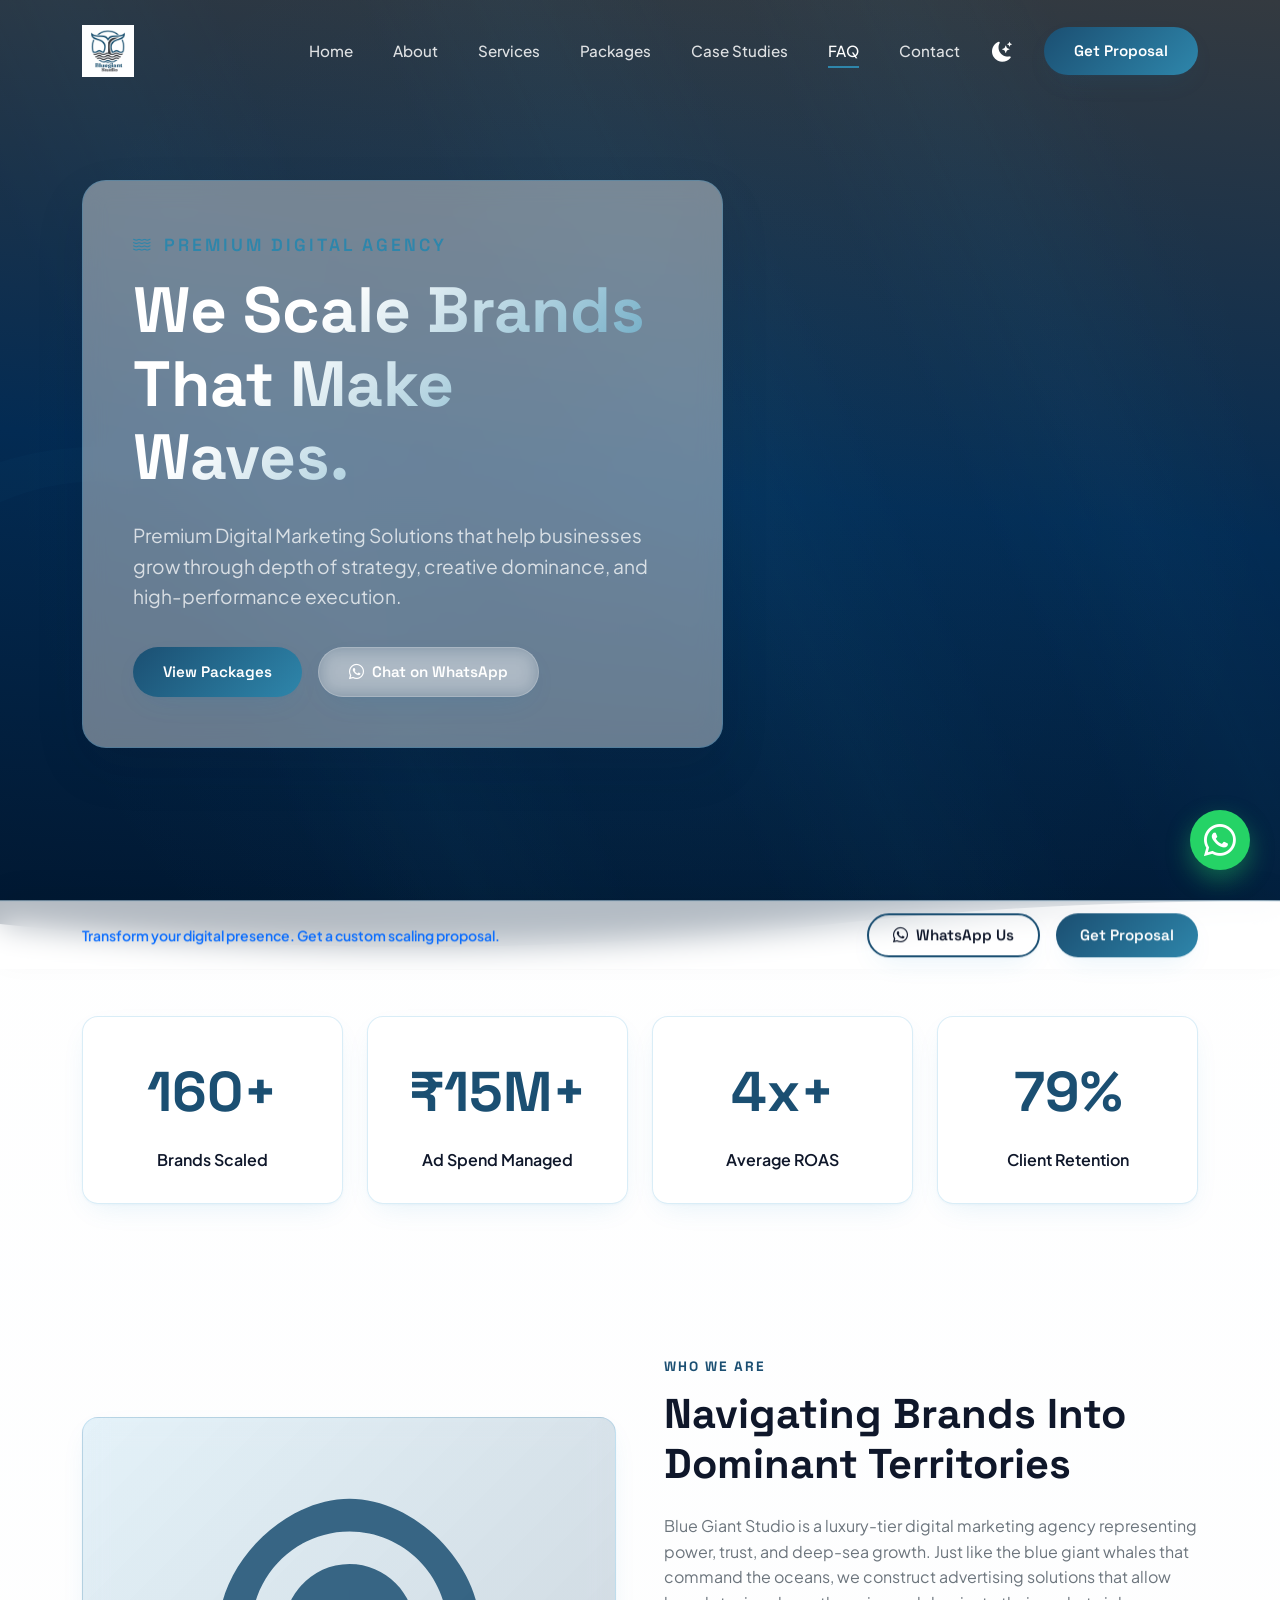
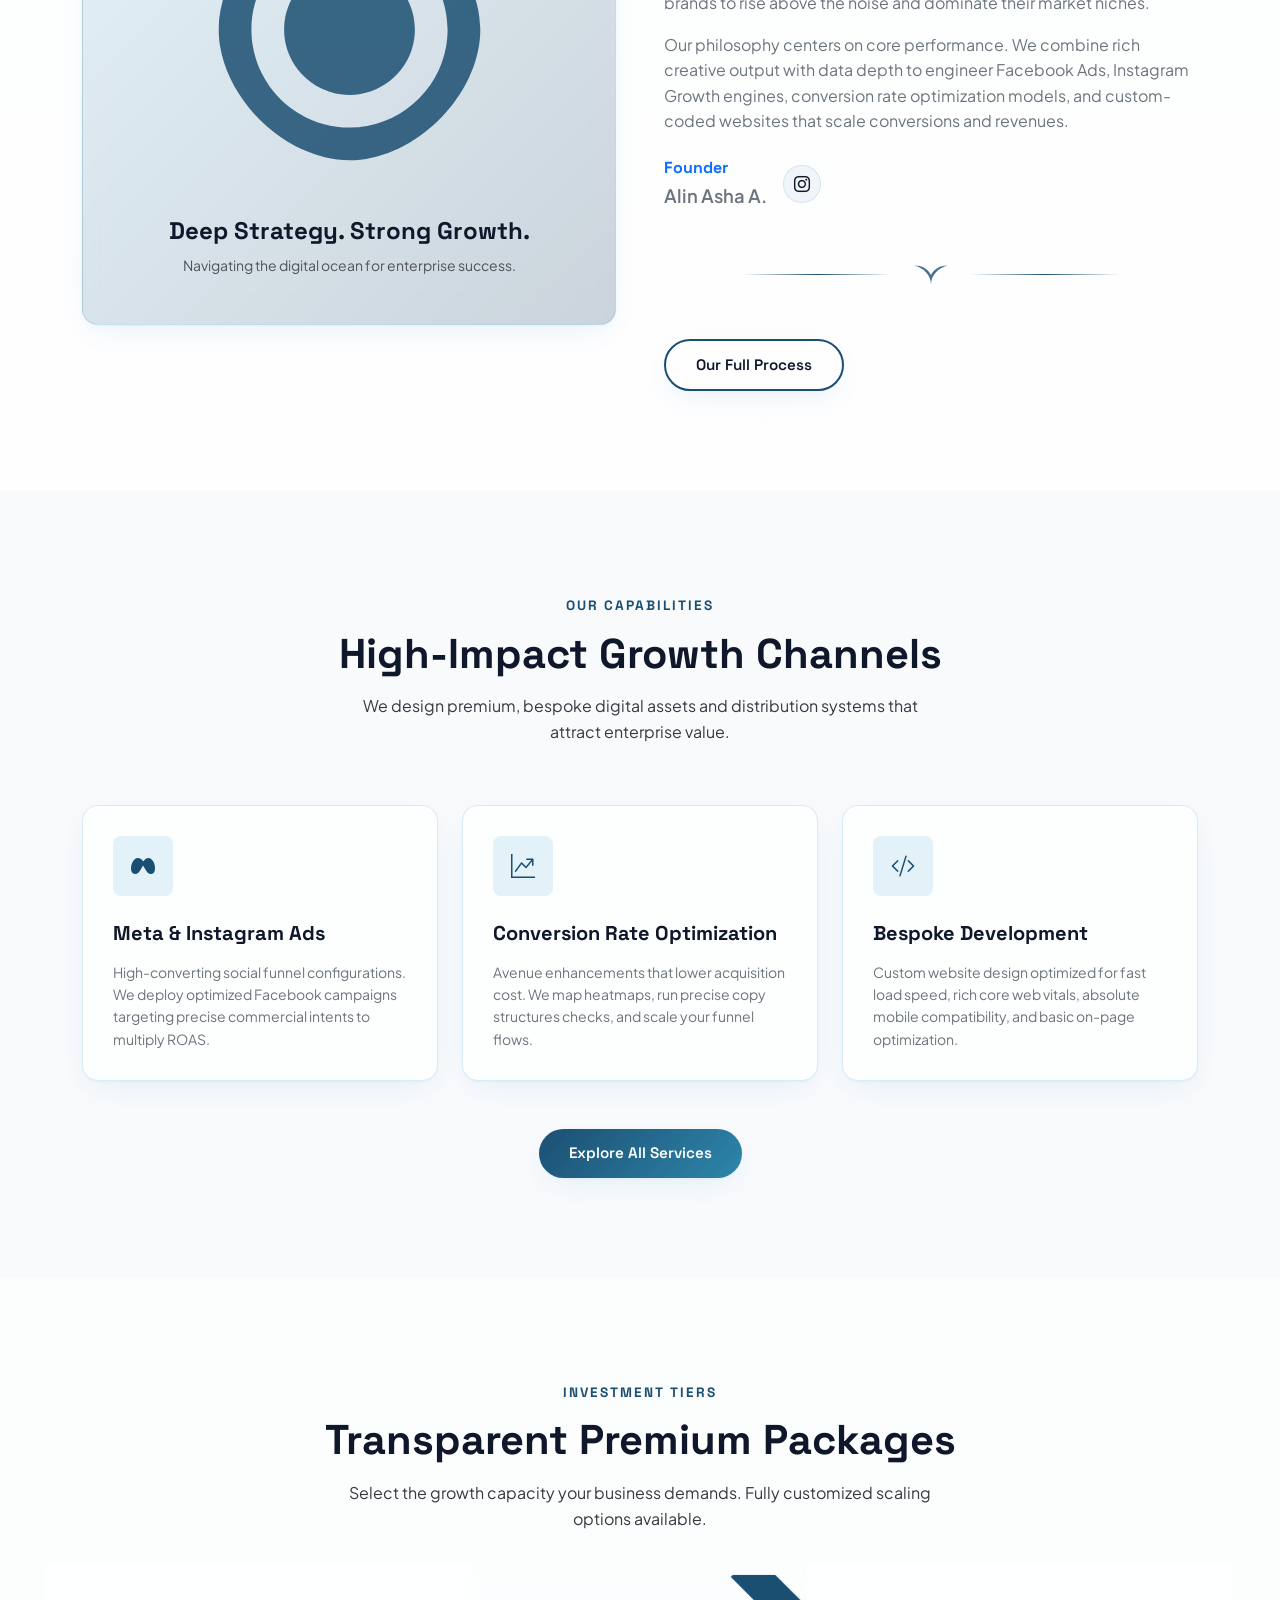
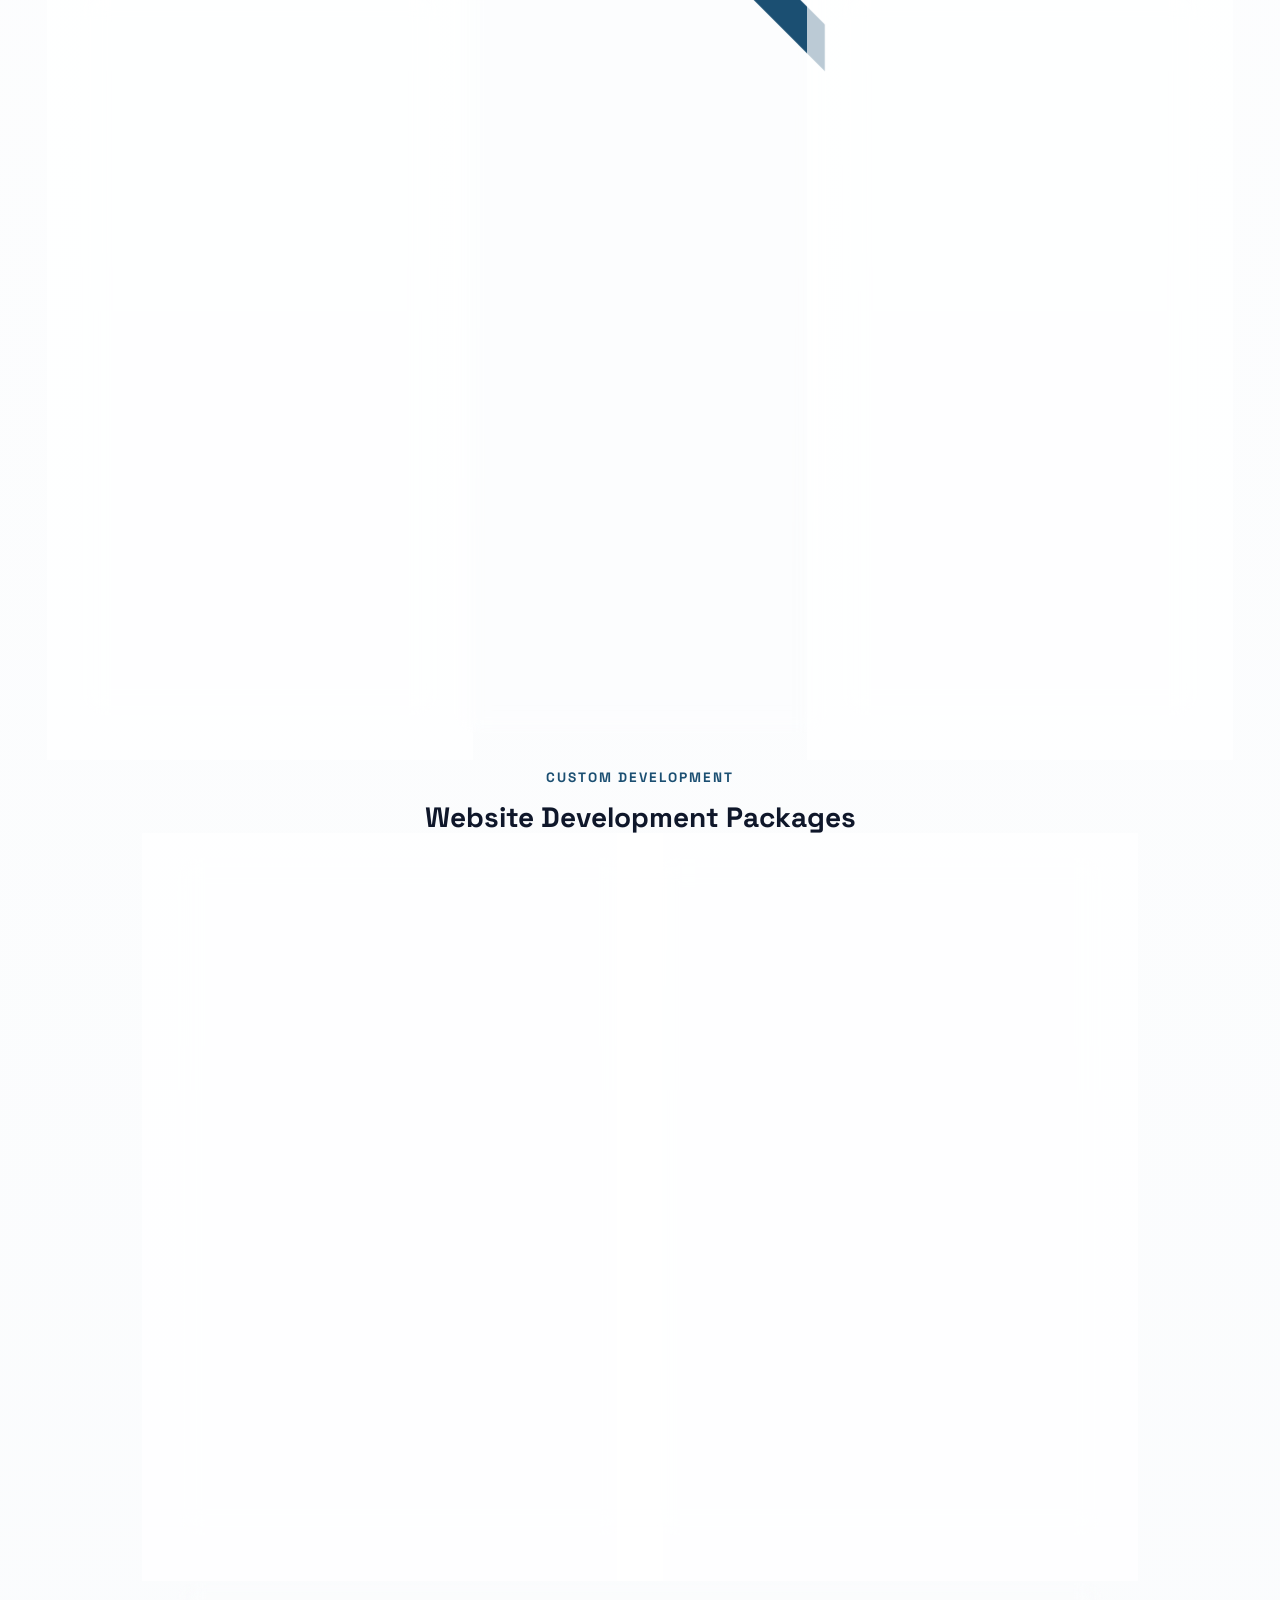
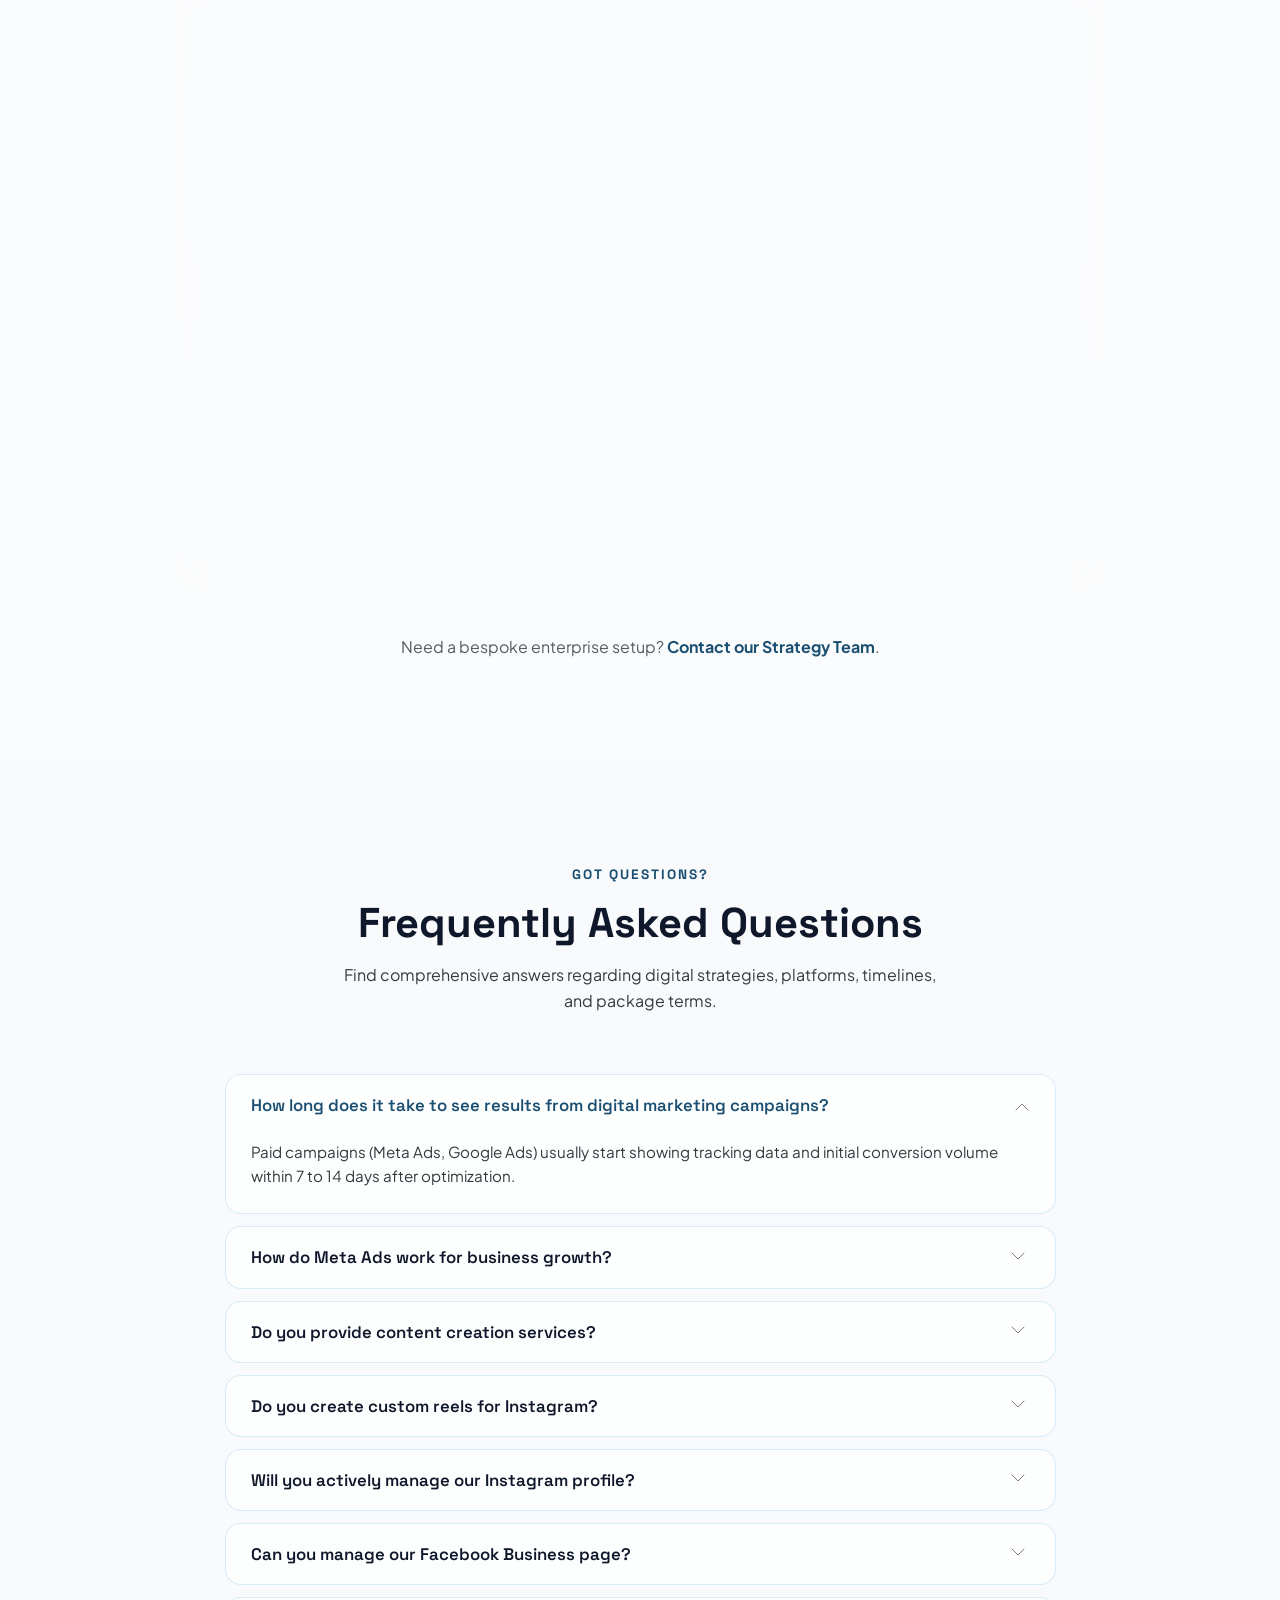
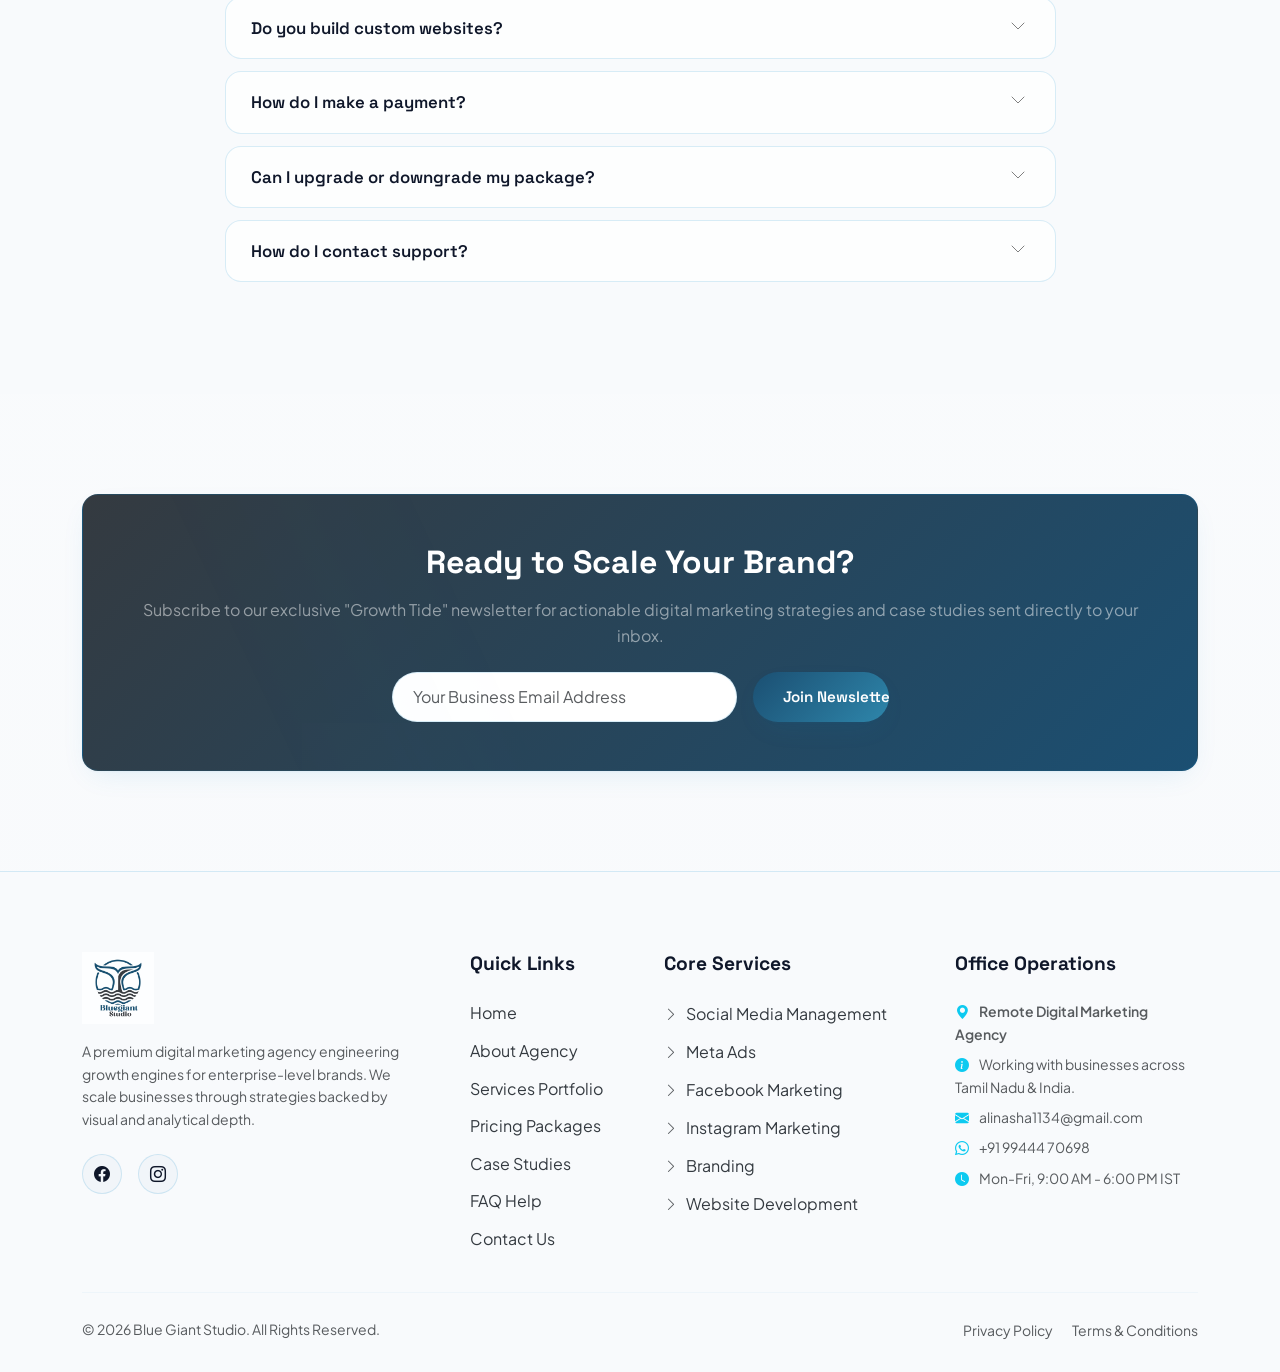
<file: index.html>
﻿<!DOCTYPE html>
<html lang="en" data-theme="light">
<head>
    <meta charset="UTF-8">
    <meta name="viewport" content="width=device-width, initial-scale=1.0">
    <link rel="icon" type="image/png" href="assets/favicon.png">
    <link rel="apple-touch-icon" href="assets/logo.png">
    
    <!-- SEO Optimization -->
    <title>Blue Giant Studio | Premium Digital Marketing Agency</title>
    <meta name="description" content="Blue Giant Studio is a premium, ocean-inspired digital marketing agency. We scale brands through high-performance Meta ads, Google ads, Conversion Rate Optimization (CRO), social media management, and custom website development.">
    <meta name="keywords" content="Blue Giant Studio, digital marketing agency, Meta ads management, Google Ads agency, conversion rate optimization, social media marketing, high-end branding, web development, premium marketing agency, brand scaling, growth marketing">
    <link rel="canonical" href="https://bluegiantstudio.com/">
    
    <!-- Open Graph (Facebook / LinkedIn) -->
    <meta property="og:type" content="website">
    <meta property="og:url" content="https://bluegiantstudio.com/">
    <meta property="og:title" content="Blue Giant Studio | We Scale Brands That Make Waves">
    <meta property="og:description" content="Scale your business with Blue Giant Studio. Premium performance marketing, custom brand strategies, and expert digital solutions tailored for high growth.">
    <meta property="og:image" content="https://bluegiantstudio.com/assets/logo.png">
    
    <!-- Twitter Cards -->
    <meta name="twitter:card" content="summary_large_image">
    <meta name="twitter:url" content="https://bluegiantstudio.com/">
    <meta name="twitter:title" content="Blue Giant Studio | Premium Digital Marketing Solutions">
    <meta name="twitter:description" content="Premium marketing solutions that help businesses grow through strategy, creativity, and performance. View packages and grow today.">
    <meta name="twitter:image" content="https://bluegiantstudio.com/assets/logo.png">
    
    <!-- Robots and Sitemap -->
    <meta name="robots" content="index, follow">
    
    <!-- JSON-LD Local Business Schema -->
    <script type="application/ld+json">
    {
      "@context": "https://schema.org",
      "@type": "LocalBusiness",
      "name": "Blue Giant Studio",
      "image": "https://bluegiantstudio.com/assets/logo.png",
      "@id": "https://bluegiantstudio.com/#localbusiness",
      "url": "https://bluegiantstudio.com/",
      "telephone": "+919944470698",
      "email": "alinasha1134@gmail.com",
      "priceRange": "₹₹",
      "address": {
        "@type": "PostalAddress",
        "addressLocality": "Tamil Nadu",
        "addressCountry": "IN"
      },
      "sameAs": [
        "https://www.facebook.com/profile.php?id=61590976967898",
        "https://www.instagram.com/bluegiant_studio/"
      ]
    }
    </script>
    
    <!-- Preconnect & CDNs -->
    <link rel="preconnect" href="https://fonts.googleapis.com">
    <link rel="preconnect" href="https://fonts.gstatic.com" crossorigin>
    <!-- Bootstrap 5 CSS -->
    <link href="https://cdn.jsdelivr.net/npm/bootstrap@5.3.0/dist/css/bootstrap.min.css" rel="stylesheet">
    <!-- Bootstrap Icons -->
    <link rel="stylesheet" href="https://cdn.jsdelivr.net/npm/bootstrap-icons@1.10.5/font/bootstrap-icons.css">
    
    <!-- Custom Style Sheet -->
    <link rel="stylesheet" href="style.css">
</head>
<body class="ocean-bg">

    <!-- Page Transition Overlay -->
    <div id="page-transition-overlay" class="active" aria-hidden="true">
        <div class="wave-transition-layer wave-layer-1"></div>
        <div class="wave-transition-layer wave-layer-2"></div>
        <div class="wave-transition-layer wave-layer-3"></div>
        <div class="loader-whale-animation">
            <svg class="loader-whale-svg" viewBox="0 0 100 100" xmlns="http://www.w3.org/2000/svg">
                <path d="M50,75 C50,55 35,40 15,35 C35,35 45,45 50,55 C55,45 65,35 85,35 C65,40 50,55 50,75 Z" fill="#38bdf8" />
            </svg>
            <p class="text-white mt-3 font-heading fw-semibold">BLUE GIANT STUDIO</p>
        </div>
    </div>

    <!-- Scroll Progress Bar -->
    <div id="scroll-progress" aria-hidden="true"></div>

    

    

    <!-- 2. STICKY NAVBAR -->
    <nav class="navbar navbar-expand-lg custom-navbar" aria-label="Main Navigation">
        <div class="container">
            <a class="navbar-brand navbar-brand-logo" href="index.html" aria-label="Blue Giant Studio Home">
                <img src="assets/logo.png" alt="Blue Giant Studio Logo" class="logo-img">
            </a>
            
            <div class="d-flex align-items-center gap-2 d-lg-none">
                <!-- Theme Toggle for Mobile -->
                <button class="theme-toggle-btn" id="theme-toggle-mobile" aria-label="Toggle dark/light theme">
                    <i class="bi bi-moon-stars-fill" aria-hidden="true"></i>
                </button>
                
                <button class="navbar-toggler navbar-toggler-custom" type="button" data-bs-toggle="collapse" data-bs-target="#mainNavbar" aria-controls="mainNavbar" aria-expanded="false" aria-label="Toggle navigationMenu">
                    <span class="toggler-icon-bar"></span>
                    <span class="toggler-icon-bar"></span>
                    <span class="toggler-icon-bar"></span>
                </button>
            </div>

            <div class="collapse navbar-collapse navbar-collapse-custom justify-content-end" id="mainNavbar">
                <ul class="navbar-nav align-items-lg-center gap-2">
                    <li class="nav-item">
                        <a class="nav-link-custom active" href="index.html" aria-current="page">Home</a>
                    </li>
                    <li class="nav-item">
                        <a class="nav-link-custom" href="about.html">About</a>
                    </li>
                    <li class="nav-item">
                        <a class="nav-link-custom" href="services.html">Services</a>
                    </li>
                    <li class="nav-item">
                        <a class="nav-link-custom" href="packages.html">Packages</a>
                    </li>
                    <li class="nav-item">
                        <a class="nav-link-custom" href="case-studies.html">Case Studies</a>
                    </li>
                    <li class="nav-item">
                        <a class="nav-link-custom" href="faq.html">FAQ</a>
                    </li>
                    <li class="nav-item">
                        <a class="nav-link-custom" href="contact.html">Contact</a>
                    </li>
                    <!-- Theme Toggle for Desktop -->
                    <li class="nav-item d-none d-lg-block">
                        <button class="theme-toggle-btn" id="theme-toggle" aria-label="Toggle dark/light theme">
                            <i class="bi bi-moon-stars-fill" aria-hidden="true"></i>
                        </button>
                    </li>
                    <li class="nav-item ms-lg-3 mt-3 mt-lg-0">
                        <a href="package-submission.html" class="btn-premium btn-premium-primary">Get Proposal</a>
                    </li>
                </ul>
            </div>
        </div>
    </nav>

    <!-- 3. HERO SECTION -->
    <header class="hero-wrapper ocean-gradient-hero">
        <div class="underwater-ripple-layer" aria-hidden="true"></div>
        <div class="bubble-container" aria-hidden="true"></div>
        <div class="light-rays" aria-hidden="true">
            <div class="light-ray light-ray-1"></div>
            <div class="light-ray light-ray-2"></div>
            <div class="light-ray light-ray-3"></div>
        </div>
        
        <svg class="hero-whale-silhouette" viewBox="0 0 600 400" xmlns="http://www.w3.org/2000/svg" aria-hidden="true">
            <path d="M50,280 C120,290 190,260 250,210 Q380,110 520,130 C535,90 510,70 480,80 Q320,80 200,180 T50,210 Z" fill="rgba(56, 189, 248, 0.25)" />
            <path d="M490,130 Q540,80 570,95 Q540,115 490,130 Z" fill="rgba(2, 132, 199, 0.25)" />
        </svg>

        <div class="container relative z-2">
            <div class="row align-items-center">
                <div class="col-lg-7 text-start">
                    <div class="hero-glass-card">
                        <div class="hero-subtitle">
                            <i class="bi bi-water" aria-hidden="true"></i> Premium Digital Agency
                        </div>
                        <h1 class="hero-title">We Scale Brands That Make Waves.</h1>
                        <p class="hero-description">
                            Premium Digital Marketing Solutions that help businesses grow through depth of strategy, creative dominance, and high-performance execution.
                        </p>
                        <div class="d-flex flex-wrap gap-3">
                            <a href="packages.html" class="btn-premium btn-premium-primary">View Packages</a>
                            <a href="https://wa.me/919944470698" class="btn-premium btn-premium-light whatsapp-btn">
                                <i class="bi bi-whatsapp" aria-hidden="true"></i> Chat on WhatsApp
                            </a>
                        </div>
                    </div>
                </div>
            </div>
        </div>

        <div class="ocean-waves-container" aria-hidden="true">
            <svg class="wave-svg" viewBox="0 0 1200 120" preserveAspectRatio="none">
                <path d="M0,60 C150,90 350,110 600,60 C850,10 1050,30 1200,60 L1200,120 L0,120 Z"></path>
            </svg>
        </div>
    </header>

    <!-- 4. STATS SECTION (Interactive Counters) -->
    <section class="section-padding py-5" aria-label="Agency Statistics">
        <div class="container">
            <div class="row g-4">
                <div class="col-6 col-lg-3">
                    <div class="stat-card glass-card">
                        <div class="stat-number"><span class="stat-counter" data-target="250">0</span>+</div>
                        <div class="stat-label">Brands Scaled</div>
                    </div>
                </div>
                <div class="col-6 col-lg-3">
                    <div class="stat-card glass-card">
                        <div class="stat-number">₹<span class="stat-counter" data-target="15">0</span>M+</div>
                        <div class="stat-label">Ad Spend Managed</div>
                    </div>
                </div>
                <div class="col-6 col-lg-3">
                    <div class="stat-card glass-card">
                        <div class="stat-number"><span class="stat-counter" data-target="4">0</span>x+</div>
                        <div class="stat-label">Average ROAS</div>
                    </div>
                </div>
                <div class="col-6 col-lg-3">
                    <div class="stat-card glass-card">
                        <div class="stat-number"><span class="stat-counter" data-target="99">0</span>%</div>
                        <div class="stat-label">Client Retention</div>
                    </div>
                </div>
            </div>
        </div>
    </section>

    <!-- 5. ABOUT SECTION TEASER -->
    <section id="about" class="section-padding" aria-label="About Blue Giant Studio">
        <div class="container">
            <div class="row align-items-center g-5">
                <div class="col-lg-6">
                    <div class="position-relative">
                        <div class="glass-card p-5 text-center relative overflow-hidden" style="background: linear-gradient(135deg, rgba(2, 132, 199, 0.1) 0%, rgba(3, 43, 83, 0.2) 100%);">
                            <svg class="w-75 h-auto mb-4" viewBox="0 0 200 200" xmlns="http://www.w3.org/2000/svg" style="fill: var(--accent-blue); opacity: 0.85;">
                                <path d="M100,20 C140,20 180,60 180,100 C180,140 140,180 100,180 C60,180 20,140 20,100 C20,60 60,20 100,20 Z M100,40 C67,40 40,67 40,100 C40,133 67,160 100,160 C133,160 160,133 160,100 C160,67 133,40 100,40 Z M100,60 C122,60 140,78 140,100 C140,122 122,140 100,140 C78,140 60,122 60,100 C60,78 78,60 100,60 Z" />
                                <path d="M100,75 L100,125 L125,100 Z" />
                            </svg>
                            <h4 class="font-heading fw-bold">Deep Strategy. Strong Growth.</h4>
                            <p class="small text-muted mb-0">Navigating the digital ocean for enterprise success.</p>
                        </div>
                    </div>
                </div>
                <div class="col-lg-6">
                    <div class="section-title-wrapper text-start mb-4">
                        <span class="section-tag">Who We Are</span>
                        <h2 class="section-title">Navigating Brands Into Dominant Territories</h2>
                    </div>
                    <p class="mb-3 text-secondary">
                        Blue Giant Studio is a luxury-tier digital marketing agency representing power, trust, and deep-sea growth. Just like the blue giant whales that command the oceans, we construct advertising solutions that allow brands to rise above the noise and dominate their market niches.
                    </p>
                    <p class="mb-4 text-secondary">
                        Our philosophy centers on core performance. We combine rich creative output with data depth to engineer Facebook Ads, Instagram Growth engines, conversion rate optimization models, and custom-coded websites that scale conversions and revenues.
                    </p>
                    
                    <!-- Founder section - displaying name and social link only -->
                    <div class="mb-4 d-flex align-items-center gap-3">
                        <div>
                            <h3 class="h6 font-heading fw-bold text-primary mb-1">Founder</h3>
                            <p class="text-secondary fw-semibold mb-0" style="font-size: 1.15rem;">Alin Asha A.</p>
                        </div>
                        <a href="https://www.instagram.com/alin_asha_03/" target="_blank" rel="noopener" class="social-circle-link" aria-label="Founder's Instagram Profile" style="width: 38px; height: 38px; font-size: 1rem;"><i class="bi bi-instagram"></i></a>
                    </div>

                    <div class="whale-divider" aria-hidden="true">
                        <svg class="whale-tail-svg" viewBox="0 0 100 100" xmlns="http://www.w3.org/2000/svg">
                            <path d="M50,70 C50,50 35,35 15,30 C35,30 45,40 50,50 C55,40 65,30 85,30 C65,35 50,50 50,70 Z" />
                        </svg>
                    </div>

                    <div class="mt-4">
                        <a href="about.html" class="btn-premium btn-premium-outline">Our Full Process</a>
                    </div>
                </div>
            </div>
        </div>
    </section>

    <!-- 6. SERVICES TEASER -->
    <section id="services" class="section-padding bg-light-section" style="background-color: var(--bg-secondary);" aria-label="Services Teaser">
        <div class="container">
            <div class="section-title-wrapper text-center">
                <span class="section-tag">Our Capabilities</span>
                <h2 class="section-title">High-Impact Growth Channels</h2>
                <p class="section-subtitle">We design premium, bespoke digital assets and distribution systems that attract enterprise value.</p>
            </div>
            
            <div class="row g-4">
                <!-- Meta Ads Card -->
                <div class="col-md-6 col-lg-4">
                    <div class="glass-card h-100">
                        <div class="service-icon-box">
                            <i class="bi bi-meta" aria-hidden="true"></i>
                        </div>
                        <h4 class="h5 font-heading fw-bold mb-3">Meta & Instagram Ads</h4>
                        <p class="small text-secondary mb-0">High-converting social funnel configurations. We deploy optimized Facebook campaigns targeting precise commercial intents to multiply ROAS.</p>
                    </div>
                </div>
                <!-- CRO Card (Replaces standalone SEO) -->
                <div class="col-md-6 col-lg-4">
                    <div class="glass-card h-100">
                        <div class="service-icon-box">
                            <i class="bi bi-graph-up-arrow" aria-hidden="true"></i>
                        </div>
                        <h4 class="h5 font-heading fw-bold mb-3">Conversion Rate Optimization</h4>
                        <p class="small text-secondary mb-0">Avenue enhancements that lower acquisition cost. We map heatmaps, run precise copy structures checks, and scale your funnel flows.</p>
                    </div>
                </div>
                <!-- Web Dev Card -->
                <div class="col-md-6 col-lg-4">
                    <div class="glass-card h-100">
                        <div class="service-icon-box">
                            <i class="bi bi-code-slash" aria-hidden="true"></i>
                        </div>
                        <h4 class="h5 font-heading fw-bold mb-3">Bespoke Development</h4>
                        <p class="small text-secondary mb-0">Custom website design optimized for fast load speed, rich core web vitals, absolute mobile compatibility, and basic on-page optimization.</p>
                    </div>
                </div>
            </div>
            
            <div class="text-center mt-5">
                <a href="services.html" class="btn-premium btn-premium-primary">Explore All Services</a>
            </div>
        </div>
    </section>

    <!-- 7. PRICING PACKAGES SECTION -->
    <section id="packages" class="section-padding" aria-label="Premium Marketing Packages">
        <div class="container">
            <div class="section-title-wrapper text-center">
                <span class="section-tag">Investment Tiers</span>
                <h2 class="section-title">Transparent Premium Packages</h2>
                <p class="section-subtitle">Select the growth capacity your business demands. Fully customized scaling options available.</p>
            </div>
            
            <div class="row g-4 align-items-stretch justify-content-center">
                <!-- Package 1: Starter Wave -->
                <div class="col-md-6 col-lg-4">
                    <div class="glass-card pricing-card text-center h-100 d-flex flex-column justify-content-between">
                        <div>
                            <h3 class="h4 font-heading fw-bold mb-2">Starter Wave</h3>
                            <p class="text-muted small">Ideal for establishing modern brand consistency</p>
                            <div class="my-4">
                                <span class="price-currency">₹</span>
                                <span class="price-amount">9,965</span>
                                <span class="price-period">/ month</span>
                            </div>
                            <ul class="pricing-features-list text-start">
                                <li><i class="bi bi-check-circle-fill" aria-hidden="true"></i> 8 Social Media Posts</li>
                                <li><i class="bi bi-check-circle-fill" aria-hidden="true"></i> 4 High-Quality Reels</li>
                                <li><i class="bi bi-check-circle-fill" aria-hidden="true"></i> Curated Content Calendar</li>
                                <li><i class="bi bi-check-circle-fill" aria-hidden="true"></i> Basic Hashtag Strategy</li>
                                <li><i class="bi bi-check-circle-fill" aria-hidden="true"></i> Monthly Performance Report</li>
                                <li><i class="bi bi-check-circle-fill" aria-hidden="true"></i> 1 Design Revision Iteration</li>
                            </ul>
                        </div>
                        <a href="package-submission.html?package=Starter%20Wave&price=9965" class="btn-premium btn-premium-outline w-100 justify-content-center mt-auto">Select Package</a>
                    </div>
                </div>

                <!-- Package 2: Growth Tide (Popular Tier) -->
                <div class="col-md-6 col-lg-4">
                    <div class="glass-card pricing-card popular-tier text-center h-100 d-flex flex-column justify-content-between" style="background: linear-gradient(180deg, var(--bg-tertiary) 0%, var(--bg-primary) 100%);">
                        <div>
                            <div class="pricing-badge" aria-hidden="true">Popular</div>
                            <h3 class="h4 font-heading fw-bold mb-2 text-primary">Growth Tide</h3>
                            <p class="text-muted small">Engineered for expanding brands seeking conversions</p>
                            <div class="my-4">
                                <span class="price-currency">₹</span>
                                <span class="price-amount">14,965</span>
                                <span class="price-period">/ month</span>
                            </div>
                            <ul class="pricing-features-list text-start">
                                <li><i class="bi bi-check-circle-fill text-info" aria-hidden="true"></i> 12 Premium Posts</li>
                                <li><i class="bi bi-check-circle-fill text-info" aria-hidden="true"></i> 6 Interactive Reels</li>
                                <li><i class="bi bi-check-circle-fill text-info" aria-hidden="true"></i> Meta Ads Campaign Management</li>
                                <li><i class="bi bi-check-circle-fill text-info" aria-hidden="true"></i> Ongoing Ad Funnel Optimization</li>
                                <li><i class="bi bi-check-circle-fill text-info" aria-hidden="true"></i> Comprehensive Weekly Calendar</li>
                                <li><i class="bi bi-check-circle-fill text-info" aria-hidden="true"></i> Monthly Growth Metrics Report</li>
                                <li><i class="bi bi-check-circle-fill text-info" aria-hidden="true"></i> Priority Support</li>
                            </ul>
                        </div>
                        <a href="package-submission.html?package=Growth%20Tide&price=14965" class="btn-premium btn-premium-primary w-100 justify-content-center mt-auto">Select Package</a>
                    </div>
                </div>

                <!-- Package 3: Blue Giant Elite -->
                <div class="col-md-6 col-lg-4">
                    <div class="glass-card pricing-card text-center h-100 d-flex flex-column justify-content-between">
                        <div>
                            <h3 class="h4 font-heading fw-bold mb-2">Blue Giant Elite</h3>
                            <p class="text-muted small">Maximized output for dominant market positioning</p>
                            <div class="my-4">
                                <span class="price-currency">₹</span>
                                <span class="price-amount">19,965</span>
                                <span class="price-period">/ month</span>
                            </div>
                            <ul class="pricing-features-list text-start">
                                <li><i class="bi bi-check-circle-fill" aria-hidden="true"></i> 10 Premium Tailored Reels</li>
                                <li><i class="bi bi-check-circle-fill" aria-hidden="true"></i> 8 High-Engagement Carousel Posts</li>
                                <li><i class="bi bi-check-circle-fill" aria-hidden="true"></i> Target-Based Performance Strategy</li>
                                <li><i class="bi bi-check-circle-fill" aria-hidden="true"></i> Full Scale Meta Ads Setup</li>
                                <li><i class="bi bi-check-circle-fill" aria-hidden="true"></i> Advanced Cohort Analytics Dashboard</li>
                                <li><i class="bi bi-check-circle-fill" aria-hidden="true"></i> 1-on-1 Growth Consultation</li>
                                <li><i class="bi bi-check-circle-fill" aria-hidden="true"></i> Priority Support</li>
                                <li><i class="bi bi-check-circle-fill" aria-hidden="true"></i> Monthly Strategy Alignment Call</li>
                            </ul>
                        </div>
                        <a href="package-submission.html?package=Blue%20Giant%20Elite&price=19965" class="btn-premium btn-premium-outline w-100 justify-content-center mt-auto">Select Package</a>
                    </div>
                </div>
            </div>

            <!-- Website Development Packages (Separate Section) -->
            <div class="text-center mt-5 mb-4">
                <span class="section-tag">Custom Development</span>
                <h3 class="h3 font-heading fw-bold">Website Development Packages</h3>
            </div>

            <div class="row g-4 align-items-stretch justify-content-center">
                <!-- Package 4: Landing Page -->
                <div class="col-md-6 col-lg-5">
                    <div class="glass-card pricing-card text-center h-100 d-flex flex-column justify-content-between">
                        <div>
                            <h4 class="h4 font-heading fw-bold mb-2">Landing Page</h4>
                            <p class="text-muted small">Optimized single-page funnel setups</p>
                            <div class="my-4">
                                <span class="price-currency">₹</span>
                                <span class="price-amount">4,999</span>
                                <span class="price-period">one-time</span>
                            </div>
                            <ul class="pricing-features-list text-start">
                                <li><i class="bi bi-check-circle-fill" aria-hidden="true"></i> Responsive Landing Page</li>
                                <li><i class="bi bi-check-circle-fill" aria-hidden="true"></i> Modern UX/UI Concept</li>
                                <li><i class="bi bi-check-circle-fill" aria-hidden="true"></i> Custom Contact Form</li>
                                <li><i class="bi bi-check-circle-fill" aria-hidden="true"></i> Dynamic WhatsApp Integration</li>
                                <li><i class="bi bi-check-circle-fill" aria-hidden="true"></i> Mobile Optimized Layout</li>
                                <li><i class="bi bi-check-circle-fill" aria-hidden="true"></i> Fast Load Speed Performance</li>
                            </ul>
                        </div>
                        <a href="package-submission.html?package=Landing%20Page&price=4999" class="btn-premium btn-premium-outline w-100 justify-content-center mt-auto">Select Package</a>
                    </div>
                </div>

                <!-- Package 5: Responsive Business Website -->
                <div class="col-md-6 col-lg-5">
                    <div class="glass-card pricing-card text-center h-100 d-flex flex-column justify-content-between">
                        <div>
                            <h4 class="h4 font-heading fw-bold mb-2 text-primary">Responsive Business Website</h4>
                            <p class="text-muted small">Multi-page corporate website solutions</p>
                            <div class="my-4">
                                <span class="price-currency">₹</span>
                                <span class="price-amount">14,965</span>
                                <span class="price-period">one-time</span>
                            </div>
                            <ul class="pricing-features-list text-start">
                                <li><i class="bi bi-check-circle-fill text-info" aria-hidden="true"></i> Multi-Page Architecture</li>
                                <li><i class="bi bi-check-circle-fill text-info" aria-hidden="true"></i> Responsive Cross-Device Design</li>
                                <li><i class="bi bi-check-circle-fill text-info" aria-hidden="true"></i> Dynamic WhatsApp Integration</li>
                                <li><i class="bi bi-check-circle-fill text-info" aria-hidden="true"></i> Interactive Forms Setup</li>
                                <li><i class="bi bi-check-circle-fill text-info" aria-hidden="true"></i> Premium Glassmorphic Styles</li>
                                <li><i class="bi bi-check-circle-fill text-info" aria-hidden="true"></i> Mobile Friendly Interface</li>
                                <li><i class="bi bi-check-circle-fill text-info" aria-hidden="true"></i> Basic On-page Optimization</li>
                                <li><i class="bi bi-check-circle-fill text-info" aria-hidden="true"></i> Fast Vitals Performance</li>
                            </ul>
                        </div>
                        <a href="package-submission.html?package=Responsive%20Business%20Website&price=14965" class="btn-premium btn-premium-outline w-100 justify-content-center mt-auto">Select Package</a>
                    </div>
                </div>
            </div>

            <!-- Logo Design Packages (Separate Section) -->
            <div class="row justify-content-center mt-5">
                <div class="col-lg-10">
                    <div class="glass-card p-5 logo-packages-info text-center" style="background: linear-gradient(135deg, rgba(2,132,199,0.05) 0%, rgba(3,43,83,0.15) 100%);">
                        <span class="section-tag">Brand Styling</span>
                        <h3 class="h3 font-heading fw-bold mb-3">Logo Design Packages</h3>
                        <div class="fs-4 fw-bold text-primary mb-4">₹1,999 – ₹18,999</div>
                        
                        <p class="max-width-600 mx-auto text-secondary mb-4">
                            Establish custom visual dominance in the digital ocean with a professional logo package designed around your company aesthetics.
                        </p>
                        
                        <div class="row text-start justify-content-center">
                            <div class="col-md-6">
                                <h4 class="h6 font-heading fw-bold text-primary mb-2"><i class="bi bi-info-circle-fill me-2"></i> Pricing Determinants</h4>
                                <ul class="small text-secondary list-unstyled">
                                    <li><i class="bi bi-chevron-right me-2 text-info"></i> Creative direction parameters</li>
                                    <li><i class="bi bi-chevron-right me-2 text-info"></i> Specific business size / requirements</li>
                                    <li><i class="bi bi-chevron-right me-2 text-info"></i> Number of graphic concept proposals</li>
                                    <li><i class="bi bi-chevron-right me-2 text-info"></i> Quantity of design revisions</li>
                                    <li><i class="bi bi-chevron-right me-2 text-info"></i> Core concept complexity</li>
                                </ul>
                            </div>
                        </div>
                        
                        <div class="mt-4">
                            <a href="package-submission.html?package=Logo%20Design%20Package&price=Custom" class="btn-premium btn-premium-primary">Select Package</a>
                        </div>
                    </div>
                </div>
            </div>

            <div class="text-center mt-5">
                <p class="text-muted mb-0">Need a bespoke enterprise setup? <a href="contact.html" class="fw-bold">Contact our Strategy Team</a>.</p>
            </div>
        </div>
    </section>

    <!-- 8. FAQ SECTION -->
    <section id="faq" class="section-padding bg-light-section" style="background-color: var(--bg-secondary);" aria-label="Frequently Asked Questions">
        <div class="container">
            <div class="section-title-wrapper text-center">
                <span class="section-tag">Got Questions?</span>
                <h2 class="section-title">Frequently Asked Questions</h2>
                <p class="section-subtitle">Find comprehensive answers regarding digital strategies, platforms, timelines, and package terms.</p>
            </div>
            
            <div class="row justify-content-center">
                <div class="col-lg-9">
                    <div class="accordion accordion-custom" id="faqAccordion">
                        <!-- Q1 -->
                        <div class="accordion-item accordion-item-custom">
                            <h3 class="accordion-header accordion-header-custom" id="headingOne">
                                <button class="accordion-button" type="button" data-bs-toggle="collapse" data-bs-target="#collapseOne" aria-expanded="true" aria-controls="collapseOne">
                                    How long does it take to see results from digital marketing campaigns?
                                </button>
                            </h3>
                            <div id="collapseOne" class="accordion-collapse collapse show" aria-labelledby="headingOne" data-bs-parent="#faqAccordion">
                                <div class="accordion-body accordion-body-custom">
                                    Paid campaigns (Meta Ads, Google Ads) usually start showing tracking data and initial conversion volume within 7 to 14 days after optimization.
                                </div>
                            </div>
                        </div>
                        <!-- Q2 -->
                        <div class="accordion-item accordion-item-custom">
                            <h3 class="accordion-header accordion-header-custom" id="headingTwo">
                                <button class="accordion-button collapsed" type="button" data-bs-toggle="collapse" data-bs-target="#collapseTwo" aria-expanded="false" aria-controls="collapseTwo">
                                    How do Meta Ads work for business growth?
                                </button>
                            </h3>
                            <div id="collapseTwo" class="accordion-collapse collapse" aria-labelledby="headingTwo" data-bs-parent="#faqAccordion">
                                <div class="accordion-body accordion-body-custom">
                                    Meta Ads leverage broad targeting algorithms, visual storytelling, and retargeting logic across Facebook & Instagram. We set up structured funnel steps (awareness, middle-of-funnel consideration, bottom-of-funnel purchase) and optimize parameters to yield a low Cost Per Acquisition (CPA) and maximum ROI.
                                </div>
                            </div>
                        </div>
                        <!-- Q3 -->
                        <div class="accordion-item accordion-item-custom">
                            <h3 class="accordion-header accordion-header-custom" id="headingThree">
                                <button class="accordion-button collapsed" type="button" data-bs-toggle="collapse" data-bs-target="#collapseThree" aria-expanded="false" aria-controls="collapseThree">
                                    Do you provide content creation services?
                                </button>
                            </h3>
                            <div id="collapseThree" class="accordion-collapse collapse" aria-labelledby="headingThree" data-bs-parent="#faqAccordion">
                                <div class="accordion-body accordion-body-custom">
                                    Yes, all packages include professional visual creative production, reel editing, graphical assets, ad copywriting, and calendar development. We produce luxury-grade marketing material that aligns with your brand guidelines.
                                </div>
                            </div>
                        </div>
                        <!-- Q4 -->
                        <div class="accordion-item accordion-item-custom">
                            <h3 class="accordion-header accordion-header-custom" id="headingFour">
                                <button class="accordion-button collapsed" type="button" data-bs-toggle="collapse" data-bs-target="#collapseFour" aria-expanded="false" aria-controls="collapseFour">
                                    Do you create custom reels for Instagram?
                                </button>
                            </h3>
                            <div id="collapseFour" class="accordion-collapse collapse" aria-labelledby="headingFour" data-bs-parent="#faqAccordion">
                                <div class="accordion-body accordion-body-custom">
                                    Absolutely. Our Reels strategy includes content research, audio matching, custom script templates, professional editing, sound clean-up, and graphic subtitles. Depending on your package, we edit between 4 to 10 premium Reels monthly.
                                </div>
                            </div>
                        </div>
                        <!-- Q5 -->
                        <div class="accordion-item accordion-item-custom">
                            <h3 class="accordion-header accordion-header-custom" id="headingFive">
                                <button class="accordion-button collapsed" type="button" data-bs-toggle="collapse" data-bs-target="#collapseFive" aria-expanded="false" aria-controls="collapseFive">
                                    Will you actively manage our Instagram profile?
                                </button>
                            </h3>
                            <div id="collapseFive" class="accordion-collapse collapse" aria-labelledby="headingFive" data-bs-parent="#faqAccordion">
                                <div class="accordion-body accordion-body-custom">
                                    Yes. Profile management covers scheduling posts, caption copywriting, hashtag placement, community moderation, and optimizing your bio and highlight sections to maximize organic profile visitor conversions.
                                </div>
                            </div>
                        </div>
                        <!-- Q6 -->
                        <div class="accordion-item accordion-item-custom">
                            <h3 class="accordion-header accordion-header-custom" id="headingSix">
                                <button class="accordion-button collapsed" type="button" data-bs-toggle="collapse" data-bs-target="#collapseSix" aria-expanded="false" aria-controls="collapseSix">
                                    Can you manage our Facebook Business page?
                                </button>
                            </h3>
                            <div id="collapseSix" class="accordion-collapse collapse" aria-labelledby="headingSix" data-bs-parent="#faqAccordion">
                                <div class="accordion-body accordion-body-custom">
                                    Yes. We handle Facebook page synchronization, cross-posting from Instagram, reviews administration, Business Suite notifications, and meta-level conversions tracking integration.
                                </div>
                            </div>
                        </div>
                        <!-- Q7 -->
                        <div class="accordion-item accordion-item-custom">
                            <h3 class="accordion-header accordion-header-custom" id="headingSeven">
                                <button class="accordion-button collapsed" type="button" data-bs-toggle="collapse" data-bs-target="#collapseSeven" aria-expanded="false" aria-controls="collapseSeven">
                                    Do you build custom websites?
                                </button>
                            </h3>
                            <div id="collapseSeven" class="accordion-collapse collapse" aria-labelledby="headingSeven" data-bs-parent="#faqAccordion">
                                <div class="accordion-body accordion-body-custom">
                                    Yes. We build responsive, lightweight custom websites. We utilize vanilla frameworks, custom stylesheets, and lightweight JavaScript components to keep page loading times minimal (targetting 95+ scores) and enhance visitor retention with basic on-page optimization.
                                </div>
                            </div>
                        </div>
                        <!-- Q8 -->
                        <div class="accordion-item accordion-item-custom">
                            <h3 class="accordion-header accordion-header-custom" id="headingEight">
                                <button class="accordion-button collapsed" type="button" data-bs-toggle="collapse" data-bs-target="#collapseEight" aria-expanded="false" aria-controls="collapseEight">
                                    How do I make a payment?
                                </button>
                            </h3>
                            <div id="collapseEight" class="accordion-collapse collapse" aria-labelledby="headingEight" data-bs-parent="#faqAccordion">
                                <div class="accordion-body accordion-body-custom">
                                    Payments are structured securely. Once you select a package and approve the custom proposal, we generate secure digital invoices. You can settle via credit cards, bank wire transfers, UPI, or PayPal.
                                </div>
                            </div>
                        </div>
                        <!-- Q9 -->
                        <div class="accordion-item accordion-item-custom">
                            <h3 class="accordion-header accordion-header-custom" id="headingNine">
                                <button class="accordion-button collapsed" type="button" data-bs-toggle="collapse" data-bs-target="#collapseNine" aria-expanded="false" aria-controls="collapseNine">
                                    Can I upgrade or downgrade my package?
                                </button>
                            </h3>
                            <div id="collapseNine" class="accordion-collapse collapse" aria-labelledby="headingNine" data-bs-parent="#faqAccordion">
                                <div class="accordion-body accordion-body-custom">
                                    Yes. We offer flexible rolling monthly contracts. You can upgrade to a higher tier or downgrade at any time with a 15-day notice period before your next billing cycle.
                                </div>
                            </div>
                        </div>
                        <!-- Q10 -->
                        <div class="accordion-item accordion-item-custom">
                            <h3 class="accordion-header accordion-header-custom" id="headingTen">
                                <button class="accordion-button collapsed" type="button" data-bs-toggle="collapse" data-bs-target="#collapseTen" aria-expanded="false" aria-controls="collapseTen">
                                    How do I contact support?
                                </button>
                            </h3>
                            <div id="collapseTen" class="accordion-collapse collapse" aria-labelledby="headingTen" data-bs-parent="#faqAccordion">
                                <div class="accordion-body accordion-body-custom">
                                    Our support hours are Mon-Fri, 9:00 AM - 6:00 PM IST. Clients gain access to support channels via email at alinasha1134@gmail.com or WhatsApp for direct alignment.
                                </div>
                            </div>
                        </div>
                    </div>
                </div>
            </div>
        </div>
    </section>

    <!-- 9. NEWSLETTER & CALL TO ACTION -->
    <section class="section-padding" aria-label="Newsletter Subscription">
        <div class="container">
            <div class="glass-card p-5 text-center relative overflow-hidden" style="background: linear-gradient(135deg, var(--navy-blue) 0%, var(--deep-ocean) 100%);">
                <div class="light-rays" aria-hidden="true" style="opacity: 0.15;">
                    <div class="light-ray light-ray-1"></div>
                </div>
                
                <h2 class="text-white font-heading fw-bold mb-3">Ready to Scale Your Brand?</h2>
                <p class="text-white-50 max-width-600 mx-auto mb-4">
                    Subscribe to our exclusive "Growth Tide" newsletter for actionable digital marketing strategies and case studies sent directly to your inbox.
                </p>
                <div class="row justify-content-center">
                    <div class="col-md-8 col-lg-6">
                        <form class="newsletter-form d-flex flex-column flex-sm-row gap-3 justify-content-center" aria-label="Newsletter form">
                            <input type="email" class="form-control" placeholder="Your Business Email Address" aria-label="Business Email Address" required>
                            <button type="submit" class="btn-premium btn-premium-primary text-nowrap">Join Newsletter</button>
                        </form>
                    </div>
                </div>
            </div>
        </div>
    </section>

        <!-- FOOTER SECTION -->
    <footer class="footer-main" aria-label="Footer Menu">
        <div class="container">
            <div class="row g-5">
                <div class="col-lg-4 col-md-6">
                    <a class="navbar-brand-logo mb-3" href="index.html" aria-label="Blue Giant Studio Home">
                        <img src="assets/logo.png" alt="Blue Giant Studio Logo" class="logo-img logo-img-footer">
                    </a>
                    <p class="small text-muted mt-3">
                        A premium digital marketing agency engineering growth engines for enterprise-level brands. We scale businesses through strategies backed by visual and analytical depth.
                    </p>
                    <div class="d-flex gap-3 mt-4">
                        <a href="https://www.facebook.com/profile.php?id=61590976967898" class="social-circle-link" aria-label="Facebook Profile" target="_blank" rel="noopener"><i class="bi bi-facebook"></i></a>
                        <a href="https://www.instagram.com/bluegiant_studio/" class="social-circle-link" aria-label="Instagram Profile" target="_blank" rel="noopener"><i class="bi bi-instagram"></i></a>
                    </div>
                </div>
                
                <div class="col-lg-2 col-md-6 col-6">
                    <h3 class="footer-heading">Quick Links</h3>
                    <ul class="footer-links">
                        <li><a href="index.html">Home</a></li>
                        <li><a href="about.html">About Agency</a></li>
                        <li><a href="services.html">Services Portfolio</a></li>
                        <li><a href="packages.html">Pricing Packages</a></li>
                        <li><a href="case-studies.html">Case Studies</a></li>
                        <li><a href="faq.html">FAQ Help</a></li>
                        <li><a href="contact.html">Contact Us</a></li>
                    </ul>
                </div>
                
                <div class="col-lg-3 col-md-6 col-6">
                    <h3 class="footer-heading">Core Services</h3>
                    <ul class="footer-links">
                        <li><a href="services.html"><i class="bi bi-chevron-right text-muted small"></i> Social Media Management</a></li>
                        <li><a href="services.html"><i class="bi bi-chevron-right text-muted small"></i> Meta Ads</a></li>
                        <li><a href="services.html"><i class="bi bi-chevron-right text-muted small"></i> Facebook Marketing</a></li>
                        <li><a href="services.html"><i class="bi bi-chevron-right text-muted small"></i> Instagram Marketing</a></li>
                        <li><a href="services.html"><i class="bi bi-chevron-right text-muted small"></i> Branding</a></li>
                        <li><a href="services.html"><i class="bi bi-chevron-right text-muted small"></i> Website Development</a></li>
                    </ul>
                </div>
                
                <div class="col-lg-3 col-md-6">
                    <h3 class="footer-heading">Office Operations</h3>
                    <p class="small text-muted mb-2 fw-semibold"><i class="bi bi-geo-alt-fill text-info me-2"></i> Remote Digital Marketing Agency</p>
                    <p class="small text-muted mb-2"><i class="bi bi-info-circle-fill text-info me-2"></i> Working with businesses across Tamil Nadu & India.</p>
                    <p class="small text-muted mb-2"><i class="bi bi-envelope-fill text-info me-2"></i> alinasha1134@gmail.com</p>
                    <p class="small text-muted mb-2"><i class="bi bi-whatsapp text-info me-2"></i> +91 99444 70698</p>
                    <p class="small text-muted"><i class="bi bi-clock-fill text-info me-2"></i> Mon-Fri, 9:00 AM - 6:00 PM IST</p>
                </div>
            </div>
            
            <hr class="my-4" style="border-color: var(--glass-border);">
            
            <div class="row align-items-center">
                <div class="col-md-6 text-center text-md-start">
                    <p class="small text-muted mb-0">&copy; 2026 Blue Giant Studio. All Rights Reserved.</p>
                </div>
                <div class="col-md-6 text-center text-md-end mt-2 mt-md-0">
                    <a href="privacy-policy.html" class="small text-muted me-3">Privacy Policy</a>
                    <a href="terms-conditions.html" class="small text-muted">Terms & Conditions</a>
                </div>
            </div>
        </div>
    </footer>

    <!-- 13. FLOATING COMPONENTS -->
    
    <!-- Floating WhatsApp Button -->
    <a href="https://wa.me/919944470698" class="whatsapp-float whatsapp-btn" aria-label="Contact Blue Giant Studio on WhatsApp">
        <i class="bi bi-whatsapp"></i>
    </a>
    
    <!-- Back to Top Button -->
    <button id="back-to-top" class="back-to-top-btn" aria-label="Back to Top">
        <i class="bi bi-arrow-up-short"></i>
    </button>
    
    <!-- Sticky CTA Bar -->
    <div id="sticky-cta-bar" class="sticky-cta-bar d-none d-md-block" aria-label="Quick Contact Bar">
        <div class="container d-flex justify-content-between align-items-center">
            <span class="font-heading fw-semibold small text-primary mb-0">Transform your digital presence. Get a custom scaling proposal.</span>
            <div class="d-flex gap-3">
                <a href="https://wa.me/919944470698" class="btn-premium btn-premium-outline py-2 px-4 whatsapp-btn"><i class="bi bi-whatsapp"></i> WhatsApp Us</a>
                <a href="package-submission.html" class="btn-premium btn-premium-primary py-2 px-4">Get Proposal</a>
            </div>
        </div>
    </div>

    <!-- Bootstrap 5 Bundle JS CDN -->
    <script src="https://cdn.jsdelivr.net/npm/bootstrap@5.3.0/dist/js/bootstrap.bundle.min.js"></script>
    <!-- Custom Interactive Logic -->
    <script src="script.js"></script>
</body>
</html>
</file>
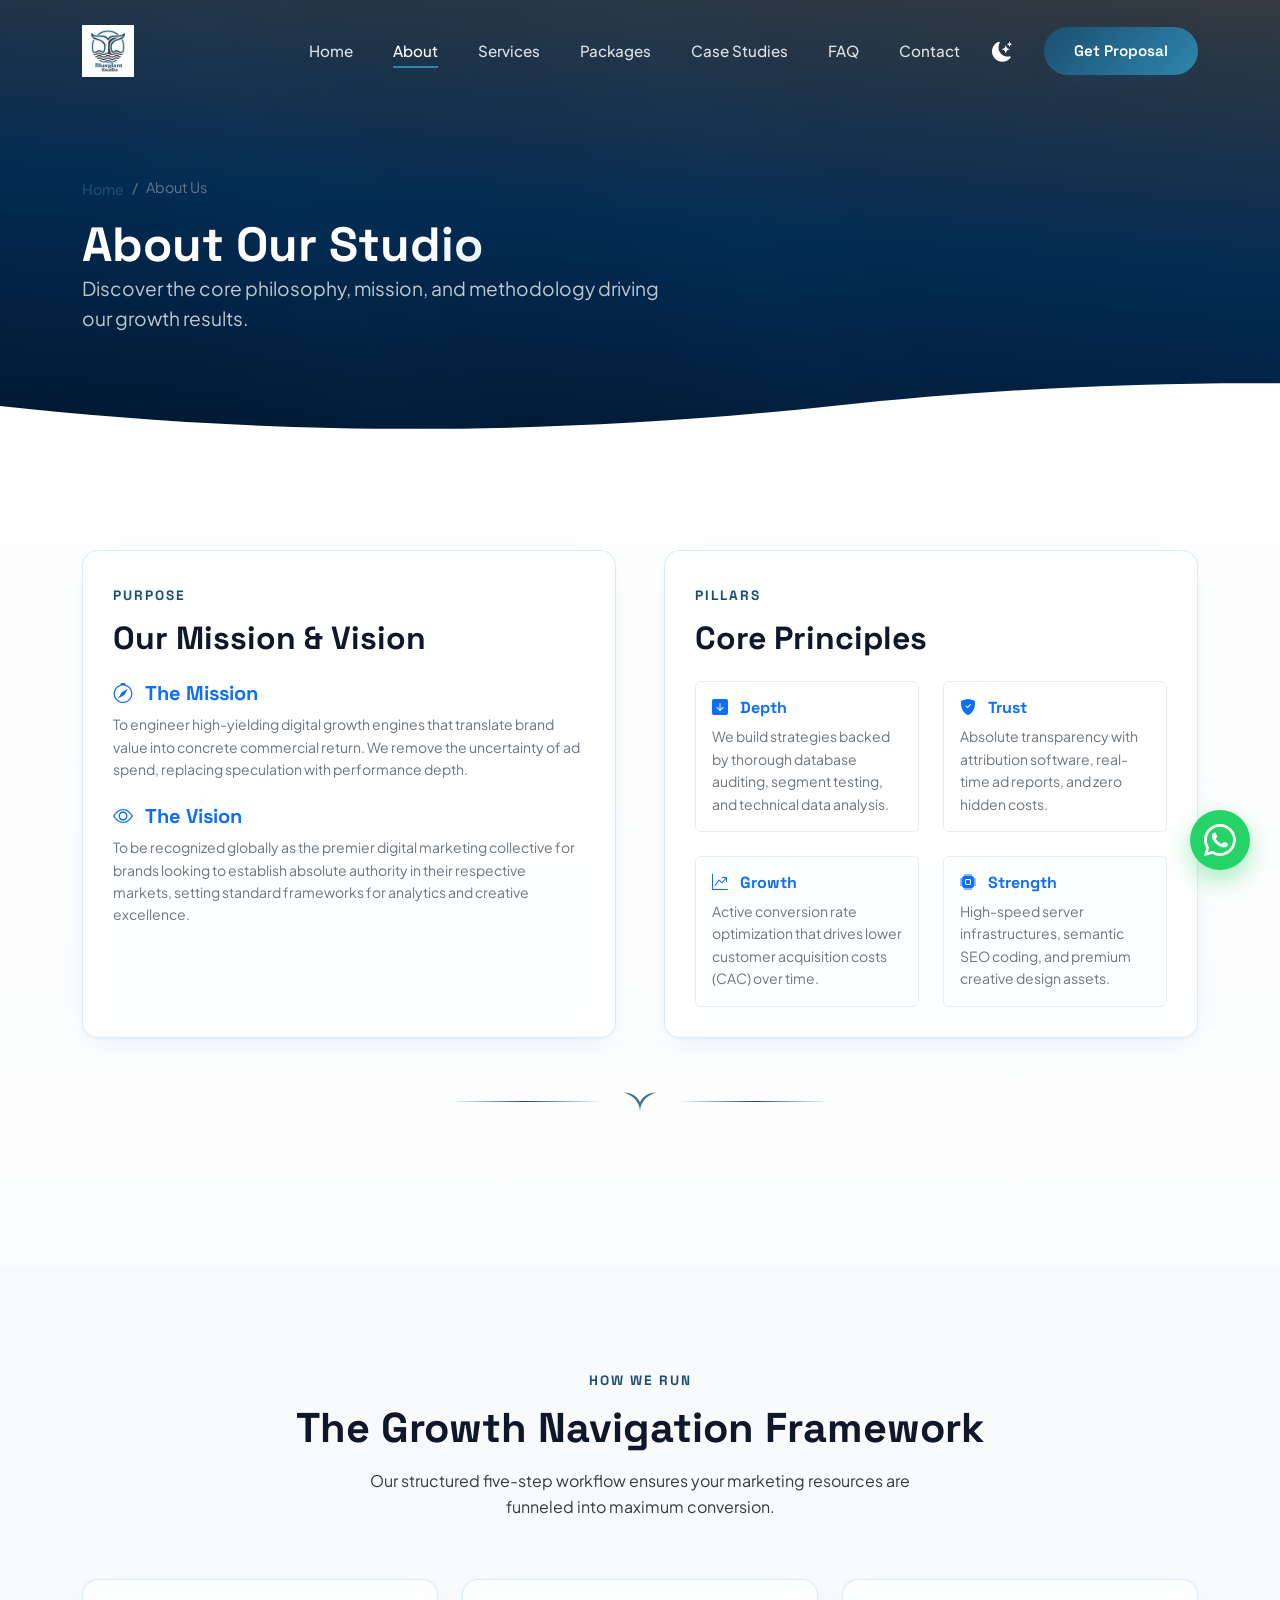
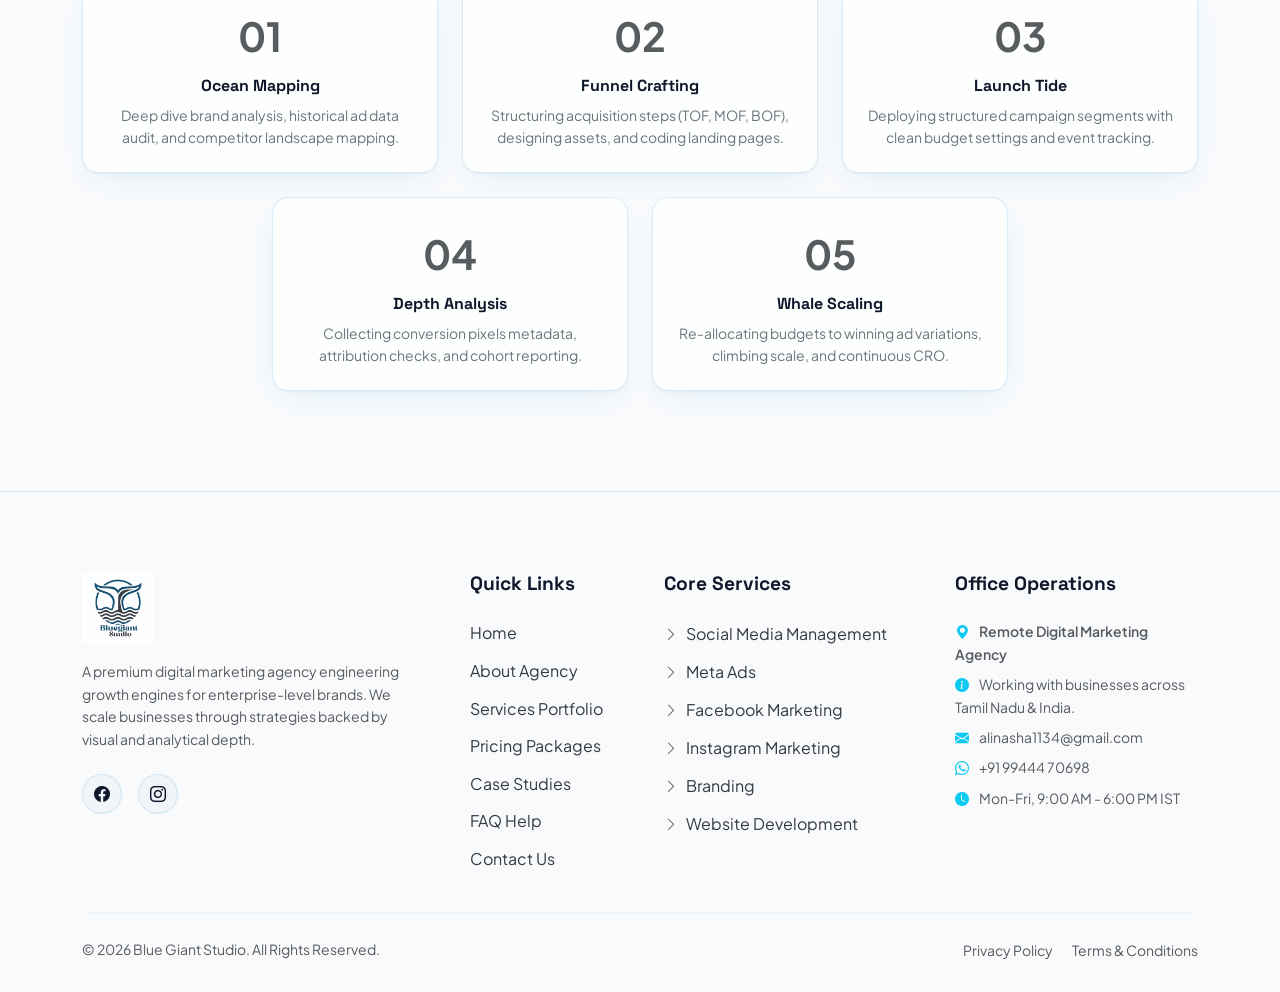
<file: about.html>
﻿<!DOCTYPE html>
<html lang="en" data-theme="light">
<head>
    <meta charset="UTF-8">
    <meta name="viewport" content="width=device-width, initial-scale=1.0">
    <link rel="icon" type="image/png" href="assets/favicon.png">
    <link rel="apple-touch-icon" href="assets/logo.png">
    <title>About Blue Giant Studio | Our Vision, Mission & Growth Process</title>
    <meta name="description" content="Learn about Blue Giant Studio, a luxury digital marketing agency. Explore our mission, vision, and our step-by-step optimization process designed for enterprise-level growth.">
    <meta name="keywords" content="Blue Giant Studio about, digital marketing agency background, advertising agency process, marketing studio vision, enterprise marketing team">
    <link rel="canonical" href="https://bluegiantstudio.com/about.html">
    
    <!-- Open Graph -->
    <meta property="og:type" content="website">
    <meta property="og:url" content="https://bluegiantstudio.com/about.html">
    <meta property="og:title" content="About Us | Blue Giant Studio | Deep Marketing Strategy">
    <meta property="og:description" content="Understand the team, vision, and rigorous workflow that sets Blue Giant Studio apart as a premier advertising agency.">
    <meta property="og:image" content="https://bluegiantstudio.com/assets/og-image.jpg">
    
    <!-- Twitter -->
    <meta name="twitter:card" content="summary_large_image">
    <meta name="twitter:url" content="https://bluegiantstudio.com/about.html">
    <meta name="twitter:title" content="About Us | Blue Giant Studio">
    <meta name="twitter:description" content="Premium marketing solutions built on our core pillars: Depth, Strength, Trust. Learn how we structure campaigns.">
    <meta name="twitter:image" content="https://bluegiantstudio.com/assets/og-image.jpg">
    
    <!-- Robots -->
    <meta name="robots" content="index, follow">

    <!-- Bootstrap & Icons -->
    <link href="https://cdn.jsdelivr.net/npm/bootstrap@5.3.0/dist/css/bootstrap.min.css" rel="stylesheet">
    <link rel="stylesheet" href="https://cdn.jsdelivr.net/npm/bootstrap-icons@1.10.5/font/bootstrap-icons.css">
    
    <!-- Custom Style Sheet -->
    <link rel="stylesheet" href="style.css">
</head>
<body class="ocean-bg">

    <!-- Page Transition Overlay -->
    <div id="page-transition-overlay" class="active" aria-hidden="true">
        <div class="wave-transition-layer wave-layer-1"></div>
        <div class="wave-transition-layer wave-layer-2"></div>
        <div class="wave-transition-layer wave-layer-3"></div>
        <div class="loader-whale-animation">
            <svg class="loader-whale-svg" viewBox="0 0 100 100" xmlns="http://www.w3.org/2000/svg">
                <path d="M50,75 C50,55 35,40 15,35 C35,35 45,45 50,55 C55,45 65,35 85,35 C65,40 50,55 50,75 Z" fill="#38bdf8" />
            </svg>
            <p class="text-white mt-3 font-heading fw-semibold">BLUE GIANT STUDIO</p>
        </div>
    </div>

    <!-- Scroll Progress Bar -->
    <div id="scroll-progress" aria-hidden="true"></div>

    

    <!-- NAVBAR -->
    <nav class="navbar navbar-expand-lg custom-navbar" aria-label="Main Navigation">
        <div class="container">
            <a class="navbar-brand navbar-brand-logo" href="index.html" aria-label="Blue Giant Studio Home">
                <img src="assets/logo.png" alt="Blue Giant Studio Logo" class="logo-img">
            </a>
            
            <div class="d-flex align-items-center gap-2 d-lg-none">
                <button class="theme-toggle-btn" id="theme-toggle-mobile" aria-label="Toggle dark/light theme">
                    <i class="bi bi-moon-stars-fill"></i>
                </button>
                <button class="navbar-toggler navbar-toggler-custom" type="button" data-bs-toggle="collapse" data-bs-target="#mainNavbar" aria-controls="mainNavbar" aria-expanded="false" aria-label="Toggle navigation">
                    <span class="toggler-icon-bar"></span>
                    <span class="toggler-icon-bar"></span>
                    <span class="toggler-icon-bar"></span>
                </button>
            </div>

            <div class="collapse navbar-collapse navbar-collapse-custom justify-content-end" id="mainNavbar">
                <ul class="navbar-nav align-items-lg-center gap-2">
                    <li class="nav-item"><a class="nav-link-custom" href="index.html">Home</a></li>
                    <li class="nav-item"><a class="nav-link-custom active" href="about.html" aria-current="page">About</a></li>
                    <li class="nav-item"><a class="nav-link-custom" href="services.html">Services</a></li>
                    <li class="nav-item"><a class="nav-link-custom" href="packages.html">Packages</a></li>
                    <li class="nav-item"><a class="nav-link-custom" href="case-studies.html">Case Studies</a></li>
                    <li class="nav-item"><a class="nav-link-custom" href="faq.html">FAQ</a></li>
                    <li class="nav-item"><a class="nav-link-custom" href="contact.html">Contact</a></li>
                    <li class="nav-item d-none d-lg-block">
                        <button class="theme-toggle-btn" id="theme-toggle" aria-label="Toggle dark/light theme">
                            <i class="bi bi-moon-stars-fill"></i>
                        </button>
                    </li>
                    <li class="nav-item ms-lg-3 mt-3 mt-lg-0">
                        <a href="package-submission.html" class="btn-premium btn-premium-primary">Get Proposal</a>
                    </li>
                </ul>
            </div>
        </div>
    </nav>

    <!-- INNER PAGE HERO -->
    <header class="hero-wrapper ocean-gradient-hero" style="min-height: 50vh; padding-top: 140px; padding-bottom: 80px;">
        <div class="bubble-container" aria-hidden="true"></div>
        <div class="light-rays" aria-hidden="true" style="opacity: 0.2;">
            <div class="light-ray light-ray-1"></div>
            <div class="light-ray light-ray-2"></div>
        </div>
        
        <div class="container relative z-2">
            <!-- Breadcrumbs -->
            <nav aria-label="breadcrumb">
                <ol class="breadcrumb breadcrumb-custom mb-3">
                    <li class="breadcrumb-item"><a href="index.html">Home</a></li>
                    <li class="breadcrumb-item active" aria-current="page">About Us</li>
                </ol>
            </nav>
            <h1 class="hero-title mb-0" style="font-size: 3rem;">About Our Studio</h1>
            <p class="hero-description mb-0">Discover the core philosophy, mission, and methodology driving our growth results.</p>
        </div>

        <div class="ocean-waves-container" aria-hidden="true">
            <svg class="wave-svg" viewBox="0 0 1200 120" preserveAspectRatio="none">
                <path d="M0,60 C150,90 350,110 600,60 C850,10 1050,30 1200,60 L1200,120 L0,120 Z"></path>
            </svg>
        </div>
    </header>

    <!-- MISSION / VISION / VALUES SECTION -->
    <section class="section-padding" aria-label="Mission and Vision">
        <div class="container">
            <div class="row g-5">
                <div class="col-lg-6">
                    <div class="glass-card h-100">
                        <span class="section-tag">Purpose</span>
                        <h2 class="font-heading fw-bold mb-4">Our Mission & Vision</h2>
                        
                        <div class="mb-4">
                            <h3 class="h5 font-heading fw-bold text-primary"><i class="bi bi-compass me-2"></i> The Mission</h3>
                            <p class="text-secondary small">
                                To engineer high-yielding digital growth engines that translate brand value into concrete commercial return. We remove the uncertainty of ad spend, replacing speculation with performance depth.
                            </p>
                        </div>
                        
                        <div>
                            <h3 class="h5 font-heading fw-bold text-primary"><i class="bi bi-eye me-2"></i> The Vision</h3>
                            <p class="text-secondary small">
                                To be recognized globally as the premier digital marketing collective for brands looking to establish absolute authority in their respective markets, setting standard frameworks for analytics and creative excellence.
                            </p>
                        </div>
                    </div>
                </div>
                
                <div class="col-lg-6">
                    <div class="glass-card h-100">
                        <span class="section-tag">Pillars</span>
                        <h2 class="font-heading fw-bold mb-4">Core Principles</h2>
                        
                        <div class="row g-4">
                            <div class="col-sm-6">
                                <div class="p-3 border rounded border-light-subtle h-100">
                                    <h3 class="h6 font-heading fw-bold mb-2 text-primary"><i class="bi bi-arrow-down-square-fill me-2"></i> Depth</h3>
                                    <p class="small text-secondary mb-0">We build strategies backed by thorough database auditing, segment testing, and technical data analysis.</p>
                                </div>
                            </div>
                            <div class="col-sm-6">
                                <div class="p-3 border rounded border-light-subtle h-100">
                                    <h3 class="h6 font-heading fw-bold mb-2 text-primary"><i class="bi bi-shield-fill-check me-2"></i> Trust</h3>
                                    <p class="small text-secondary mb-0">Absolute transparency with attribution software, real-time ad reports, and zero hidden costs.</p>
                                </div>
                            </div>
                            <div class="col-sm-6">
                                <div class="p-3 border rounded border-light-subtle h-100">
                                    <h3 class="h6 font-heading fw-bold mb-2 text-primary"><i class="bi bi-graph-up-arrow me-2"></i> Growth</h3>
                                    <p class="small text-secondary mb-0">Active conversion rate optimization that drives lower customer acquisition costs (CAC) over time.</p>
                                </div>
                            </div>
                            <div class="col-sm-6">
                                <div class="p-3 border rounded border-light-subtle h-100">
                                    <h3 class="h6 font-heading fw-bold mb-2 text-primary"><i class="bi bi-cpu-fill me-2"></i> Strength</h3>
                                    <p class="small text-secondary mb-0">High-speed server infrastructures, semantic SEO coding, and premium creative design assets.</p>
                                </div>
                            </div>
                        </div>
                    </div>
                </div>
            </div>
            
            <!-- Whale tail divider -->
            <div class="whale-divider" aria-hidden="true">
                <svg class="whale-tail-svg" viewBox="0 0 100 100" xmlns="http://www.w3.org/2000/svg">
                    <path d="M50,70 C50,50 35,35 15,30 C35,30 45,40 50,50 C55,40 65,30 85,30 C65,35 50,50 50,70 Z" />
                </svg>
            </div>
        </div>
    </section>

    <!-- OUR WORKFLOW PROCESS -->
    <section class="section-padding" style="background-color: var(--bg-secondary);" aria-label="Our Operational Process">
        <div class="container">
            <div class="section-title-wrapper text-center">
                <span class="section-tag">How We Run</span>
                <h2 class="section-title">The Growth Navigation Framework</h2>
                <p class="section-subtitle">Our structured five-step workflow ensures your marketing resources are funneled into maximum conversion.</p>
            </div>
            
            <div class="row g-4 justify-content-center">
                <!-- Step 1 -->
                <div class="col-md-6 col-lg-4 col-xl-2.4">
                    <div class="glass-card text-center p-4 h-100">
                        <div class="fs-1 fw-bold text-muted mb-2">01</div>
                        <h4 class="h6 font-heading fw-bold mb-2">Ocean Mapping</h4>
                        <p class="small text-secondary mb-0">Deep dive brand analysis, historical ad data audit, and competitor landscape mapping.</p>
                    </div>
                </div>
                <!-- Step 2 -->
                <div class="col-md-6 col-lg-4 col-xl-2.4">
                    <div class="glass-card text-center p-4 h-100">
                        <div class="fs-1 fw-bold text-muted mb-2">02</div>
                        <h4 class="h6 font-heading fw-bold mb-2">Funnel Crafting</h4>
                        <p class="small text-secondary mb-0">Structuring acquisition steps (TOF, MOF, BOF), designing assets, and coding landing pages.</p>
                    </div>
                </div>
                <!-- Step 3 -->
                <div class="col-md-6 col-lg-4 col-xl-2.4">
                    <div class="glass-card text-center p-4 h-100">
                        <div class="fs-1 fw-bold text-muted mb-2">03</div>
                        <h4 class="h6 font-heading fw-bold mb-2">Launch Tide</h4>
                        <p class="small text-secondary mb-0">Deploying structured campaign segments with clean budget settings and event tracking.</p>
                    </div>
                </div>
                <!-- Step 4 -->
                <div class="col-md-6 col-lg-4 col-xl-2.4">
                    <div class="glass-card text-center p-4 h-100">
                        <div class="fs-1 fw-bold text-muted mb-2">04</div>
                        <h4 class="h6 font-heading fw-bold mb-2">Depth Analysis</h4>
                        <p class="small text-secondary mb-0">Collecting conversion pixels metadata, attribution checks, and cohort reporting.</p>
                    </div>
                </div>
                <!-- Step 5 -->
                <div class="col-md-6 col-lg-4 col-xl-2.4">
                    <div class="glass-card text-center p-4 h-100">
                        <div class="fs-1 fw-bold text-muted mb-2">05</div>
                        <h4 class="h6 font-heading fw-bold mb-2">Whale Scaling</h4>
                        <p class="small text-secondary mb-0">Re-allocating budgets to winning ad variations, climbing scale, and continuous CRO.</p>
                    </div>
                </div>
            </div>
        </div>
    </section>

        <!-- FOOTER SECTION -->
    <footer class="footer-main" aria-label="Footer Menu">
        <div class="container">
            <div class="row g-5">
                <div class="col-lg-4 col-md-6">
                    <a class="navbar-brand-logo mb-3" href="index.html" aria-label="Blue Giant Studio Home">
                        <img src="assets/logo.png" alt="Blue Giant Studio Logo" class="logo-img logo-img-footer">
                    </a>
                    <p class="small text-muted mt-3">
                        A premium digital marketing agency engineering growth engines for enterprise-level brands. We scale businesses through strategies backed by visual and analytical depth.
                    </p>
                    <div class="d-flex gap-3 mt-4">
                        <a href="https://www.facebook.com/profile.php?id=61590976967898" class="social-circle-link" aria-label="Facebook Profile" target="_blank" rel="noopener"><i class="bi bi-facebook"></i></a>
                        <a href="https://www.instagram.com/bluegiant_studio/" class="social-circle-link" aria-label="Instagram Profile" target="_blank" rel="noopener"><i class="bi bi-instagram"></i></a>
                    </div>
                </div>
                
                <div class="col-lg-2 col-md-6 col-6">
                    <h3 class="footer-heading">Quick Links</h3>
                    <ul class="footer-links">
                        <li><a href="index.html">Home</a></li>
                        <li><a href="about.html">About Agency</a></li>
                        <li><a href="services.html">Services Portfolio</a></li>
                        <li><a href="packages.html">Pricing Packages</a></li>
                        <li><a href="case-studies.html">Case Studies</a></li>
                        <li><a href="faq.html">FAQ Help</a></li>
                        <li><a href="contact.html">Contact Us</a></li>
                    </ul>
                </div>
                
                <div class="col-lg-3 col-md-6 col-6">
                    <h3 class="footer-heading">Core Services</h3>
                    <ul class="footer-links">
                        <li><a href="services.html"><i class="bi bi-chevron-right text-muted small"></i> Social Media Management</a></li>
                        <li><a href="services.html"><i class="bi bi-chevron-right text-muted small"></i> Meta Ads</a></li>
                        <li><a href="services.html"><i class="bi bi-chevron-right text-muted small"></i> Facebook Marketing</a></li>
                        <li><a href="services.html"><i class="bi bi-chevron-right text-muted small"></i> Instagram Marketing</a></li>
                        <li><a href="services.html"><i class="bi bi-chevron-right text-muted small"></i> Branding</a></li>
                        <li><a href="services.html"><i class="bi bi-chevron-right text-muted small"></i> Website Development</a></li>
                    </ul>
                </div>
                
                <div class="col-lg-3 col-md-6">
                    <h3 class="footer-heading">Office Operations</h3>
                    <p class="small text-muted mb-2 fw-semibold"><i class="bi bi-geo-alt-fill text-info me-2"></i> Remote Digital Marketing Agency</p>
                    <p class="small text-muted mb-2"><i class="bi bi-info-circle-fill text-info me-2"></i> Working with businesses across Tamil Nadu & India.</p>
                    <p class="small text-muted mb-2"><i class="bi bi-envelope-fill text-info me-2"></i> alinasha1134@gmail.com</p>
                    <p class="small text-muted mb-2"><i class="bi bi-whatsapp text-info me-2"></i> +91 99444 70698</p>
                    <p class="small text-muted"><i class="bi bi-clock-fill text-info me-2"></i> Mon-Fri, 9:00 AM - 6:00 PM IST</p>
                </div>
            </div>
            
            <hr class="my-4" style="border-color: var(--glass-border);">
            
            <div class="row align-items-center">
                <div class="col-md-6 text-center text-md-start">
                    <p class="small text-muted mb-0">&copy; 2026 Blue Giant Studio. All Rights Reserved.</p>
                </div>
                <div class="col-md-6 text-center text-md-end mt-2 mt-md-0">
                    <a href="privacy-policy.html" class="small text-muted me-3">Privacy Policy</a>
                    <a href="terms-conditions.html" class="small text-muted">Terms & Conditions</a>
                </div>
            </div>
        </div>
    </footer>

    <!-- Floating WhatsApp Button -->
    <a href="https://wa.me/919944470698" class="whatsapp-float whatsapp-btn" aria-label="Contact Blue Giant Studio on WhatsApp">
        <i class="bi bi-whatsapp"></i>
    </a>
    
    <!-- Back to Top Button -->
    <button id="back-to-top" class="back-to-top-btn" aria-label="Back to Top">
        <i class="bi bi-arrow-up-short"></i>
    </button>

    <!-- Bootstrap 5 Bundle JS CDN -->
    <script src="https://cdn.jsdelivr.net/npm/bootstrap@5.3.0/dist/js/bootstrap.bundle.min.js"></script>
    <script src="script.js"></script>
</body>
</html>
</file>
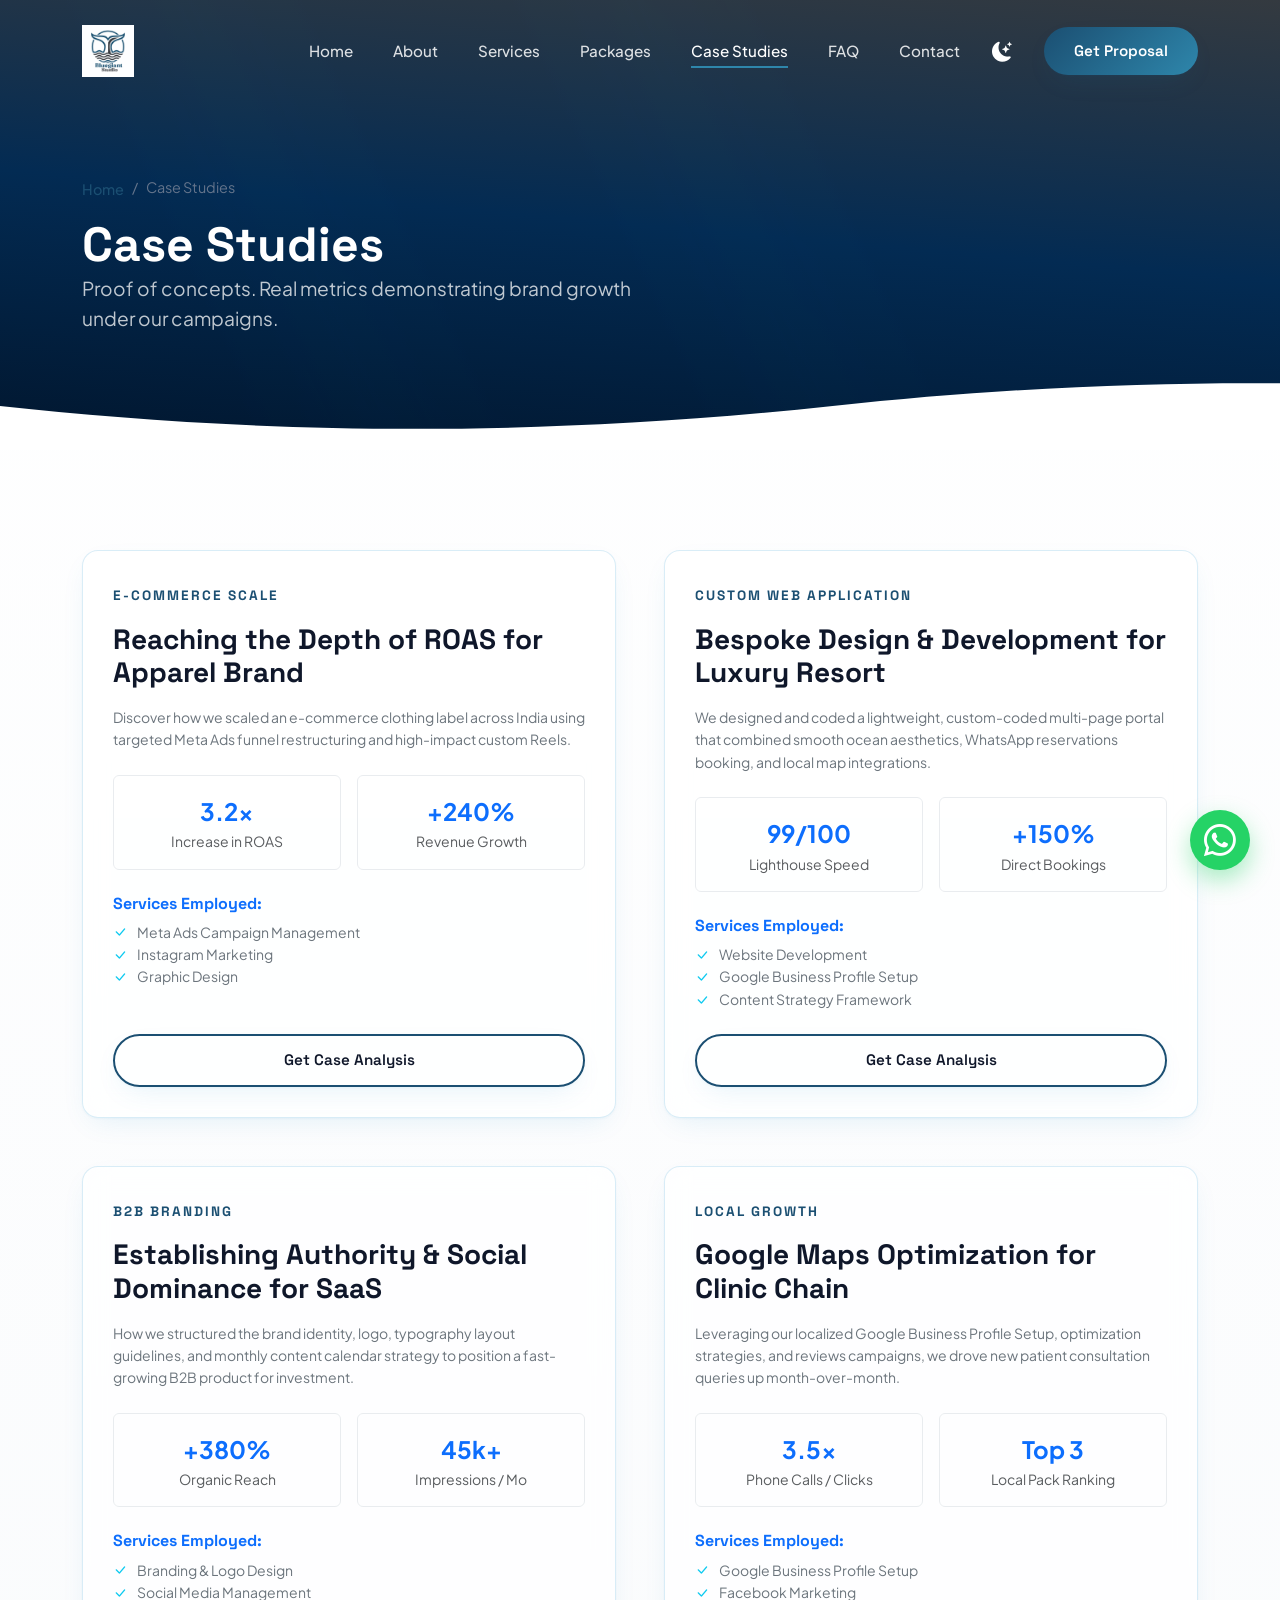
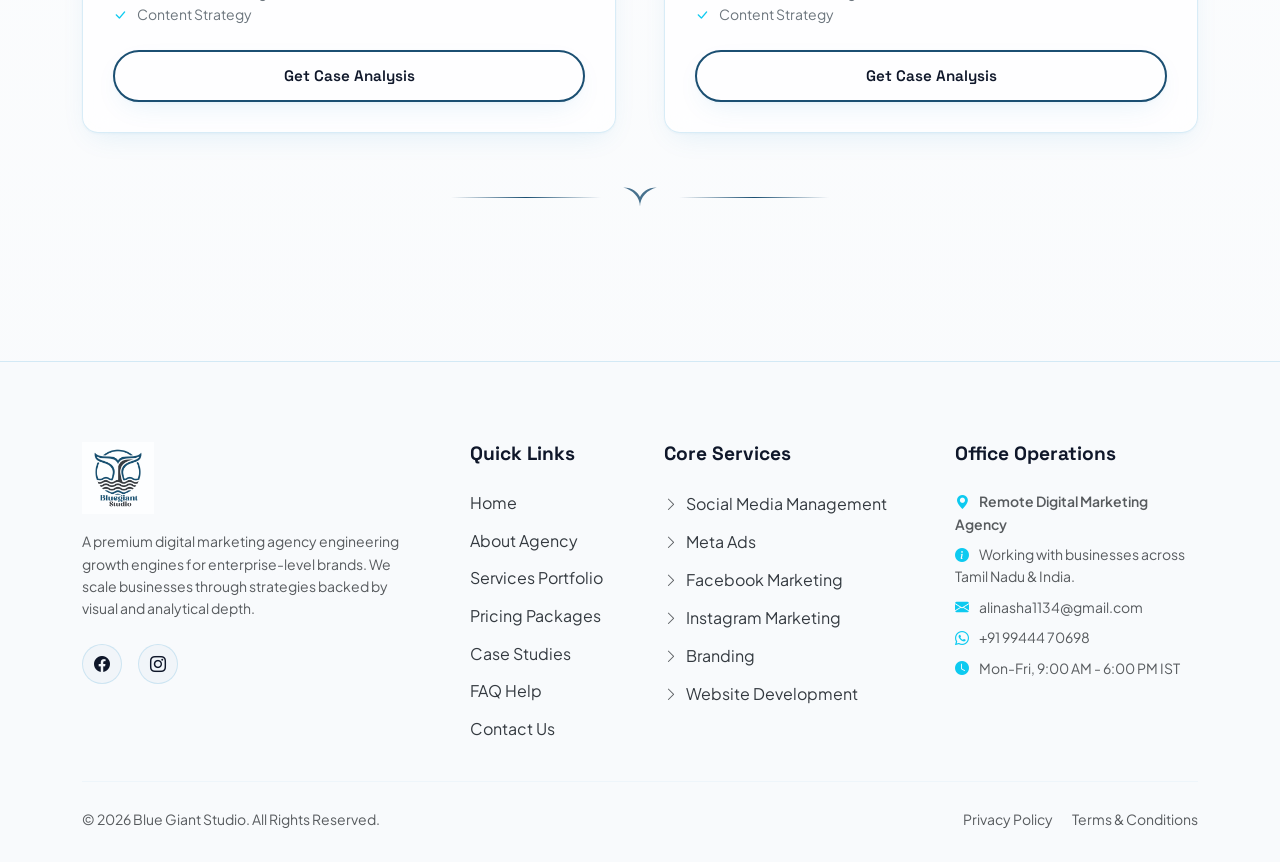
<file: case-studies.html>
<!DOCTYPE html>
<html lang="en" data-theme="light">
<head>
    <meta charset="UTF-8">
    <meta name="viewport" content="width=device-width, initial-scale=1.0">
    <link class="favicon-node" rel="icon" type="image/png" href="assets/favicon.png">
    <link rel="apple-touch-icon" href="assets/logo.png">
    <title>Case Studies | Agency Success Stories | Blue Giant Studio</title>
    <meta name="description" content="Explore real growth results from Blue Giant Studio. Review case studies of brand scaling, customer acquisition optimization, and premium bespoke development projects.">
    <meta name="keywords" content="digital marketing case studies, ecommerce scaling results, meta ads success, web design ROI">
    <link rel="canonical" href="https://bluegiantstudio.com/case-studies.html">
    
    <!-- Open Graph -->
    <meta property="og:type" content="website">
    <meta property="og:url" content="https://bluegiantstudio.com/case-studies.html">
    <meta property="og:title" content="Case Studies | Blue Giant Studio | Marketing Success">
    <meta property="og:description" content="View how we navigate brands to market dominance through visual and analytical depth.">
    <meta property="og:image" content="https://bluegiantstudio.com/assets/logo.png">
    
    <!-- Robots -->
    <meta name="robots" content="index, follow">

    <!-- Bootstrap & Icons -->
    <link href="https://cdn.jsdelivr.net/npm/bootstrap@5.3.0/dist/css/bootstrap.min.css" rel="stylesheet">
    <link rel="stylesheet" href="https://cdn.jsdelivr.net/npm/bootstrap-icons@1.10.5/font/bootstrap-icons.css">
    
    <!-- Custom Style Sheet -->
    <link rel="stylesheet" href="style.css">
</head>
<body class="ocean-bg">

    <!-- Scroll Progress Bar -->
    <div id="scroll-progress" aria-hidden="true"></div>

    <!-- Page Transition Overlay -->
    <div id="page-transition-overlay" class="active" aria-hidden="true">
        <div class="wave-transition-layer wave-layer-1"></div>
        <div class="wave-transition-layer wave-layer-2"></div>
        <div class="wave-transition-layer wave-layer-3"></div>
        <div class="loader-whale-animation">
            <svg class="loader-whale-svg" viewBox="0 0 100 100" xmlns="http://www.w3.org/2000/svg">
                <path d="M50,75 C50,55 35,40 15,35 C35,35 45,45 50,55 C55,45 65,35 85,35 C65,40 50,55 50,75 Z" fill="#38bdf8" />
            </svg>
            <p class="text-white mt-3 font-heading fw-semibold">BLUE GIANT STUDIO</p>
        </div>
    </div>

    <!-- NAVBAR -->
    <nav class="navbar navbar-expand-lg custom-navbar" aria-label="Main Navigation">
        <div class="container">
            <a class="navbar-brand navbar-brand-logo" href="index.html" aria-label="Blue Giant Studio Home">
                <img src="assets/logo.png" alt="Blue Giant Studio Logo" class="logo-img">
            </a>
            
            <div class="d-flex align-items-center gap-2 d-lg-none">
                <button class="theme-toggle-btn" id="theme-toggle-mobile" aria-label="Toggle dark/light theme">
                    <i class="bi bi-moon-stars-fill"></i>
                </button>
                <button class="navbar-toggler navbar-toggler-custom" type="button" data-bs-toggle="collapse" data-bs-target="#mainNavbar" aria-controls="mainNavbar" aria-expanded="false" aria-label="Toggle navigation">
                    <span class="toggler-icon-bar"></span>
                    <span class="toggler-icon-bar"></span>
                    <span class="toggler-icon-bar"></span>
                </button>
            </div>

            <div class="collapse navbar-collapse navbar-collapse-custom justify-content-end" id="mainNavbar">
                <ul class="navbar-nav align-items-lg-center gap-2">
                    <li class="nav-item"><a class="nav-link-custom" href="index.html">Home</a></li>
                    <li class="nav-item"><a class="nav-link-custom" href="about.html">About</a></li>
                    <li class="nav-item"><a class="nav-link-custom" href="services.html">Services</a></li>
                    <li class="nav-item"><a class="nav-link-custom" href="packages.html">Packages</a></li>
                    <li class="nav-item"><a class="nav-link-custom active" href="case-studies.html" aria-current="page">Case Studies</a></li>
                    <li class="nav-item"><a class="nav-link-custom" href="faq.html">FAQ</a></li>
                    <li class="nav-item"><a class="nav-link-custom" href="contact.html">Contact</a></li>
                    <li class="nav-item d-none d-lg-block">
                        <button class="theme-toggle-btn" id="theme-toggle" aria-label="Toggle dark/light theme">
                            <i class="bi bi-moon-stars-fill"></i>
                        </button>
                    </li>
                    <li class="nav-item ms-lg-3 mt-3 mt-lg-0">
                        <a href="package-submission.html" class="btn-premium btn-premium-primary">Get Proposal</a>
                    </li>
                </ul>
            </div>
        </div>
    </nav>

    <!-- INNER PAGE HERO -->
    <header class="hero-wrapper ocean-gradient-hero" style="min-height: 50vh; padding-top: 140px; padding-bottom: 80px;">
        <div class="bubble-container" aria-hidden="true"></div>
        <div class="light-rays" aria-hidden="true" style="opacity: 0.2;">
            <div class="light-ray light-ray-1"></div>
            <div class="light-ray light-ray-2"></div>
        </div>
        
        <div class="container relative z-2">
            <nav aria-label="breadcrumb">
                <ol class="breadcrumb breadcrumb-custom mb-3">
                    <li class="breadcrumb-item"><a href="index.html">Home</a></li>
                    <li class="breadcrumb-item active" aria-current="page">Case Studies</li>
                </ol>
            </nav>
            <h1 class="hero-title mb-0" style="font-size: 3rem;">Case Studies</h1>
            <p class="hero-description mb-0">Proof of concepts. Real metrics demonstrating brand growth under our campaigns.</p>
        </div>

        <div class="ocean-waves-container" aria-hidden="true">
            <svg class="wave-svg" viewBox="0 0 1200 120" preserveAspectRatio="none">
                <path d="M0,60 C150,90 350,110 600,60 C850,10 1050,30 1200,60 L1200,120 L0,120 Z"></path>
            </svg>
        </div>
    </header>

    <!-- CASE STUDIES SECTION -->
    <section class="section-padding" aria-label="Success Stories Details">
        <div class="container">
            <div class="row g-5">
                <!-- Case Study 1 -->
                <div class="col-lg-6">
                    <div class="glass-card h-100 d-flex flex-column justify-content-between">
                        <div>
                            <span class="section-tag mb-3">E-Commerce Scale</span>
                            <h3 class="font-heading fw-bold mb-3">Reaching the Depth of ROAS for Apparel Brand</h3>
                            <p class="small text-secondary mb-4">
                                Discover how we scaled an e-commerce clothing label across India using targeted Meta Ads funnel restructuring and high-impact custom Reels.
                            </p>
                            
                            <div class="row g-3 mb-4">
                                <div class="col-6">
                                    <div class="p-3 border rounded border-light-subtle text-center">
                                        <div class="fs-4 fw-bold text-primary">3.2x</div>
                                        <div class="small text-muted">Increase in ROAS</div>
                                    </div>
                                </div>
                                <div class="col-6">
                                    <div class="p-3 border rounded border-light-subtle text-center">
                                        <div class="fs-4 fw-bold text-primary">+240%</div>
                                        <div class="small text-muted">Revenue Growth</div>
                                    </div>
                                </div>
                            </div>
                            
                            <h4 class="h6 font-heading fw-bold text-primary mb-2">Services Employed:</h4>
                            <ul class="small text-secondary list-unstyled mb-4">
                                <li><i class="bi bi-check-lg text-info me-2"></i> Meta Ads Campaign Management</li>
                                <li><i class="bi bi-check-lg text-info me-2"></i> Instagram Marketing</li>
                                <li><i class="bi bi-check-lg text-info me-2"></i> Graphic Design</li>
                            </ul>
                        </div>
                        <a href="https://wa.me/919944470698" class="btn-premium btn-premium-outline justify-content-center whatsapp-btn">Get Case Analysis</a>
                    </div>
                </div>

                <!-- Case Study 2 -->
                <div class="col-lg-6">
                    <div class="glass-card h-100 d-flex flex-column justify-content-between">
                        <div>
                            <span class="section-tag mb-3">Custom Web Application</span>
                            <h3 class="font-heading fw-bold mb-3">Bespoke Design & Development for Luxury Resort</h3>
                            <p class="small text-secondary mb-4">
                                We designed and coded a lightweight, custom-coded multi-page portal that combined smooth ocean aesthetics, WhatsApp reservations booking, and local map integrations.
                            </p>
                            
                            <div class="row g-3 mb-4">
                                <div class="col-6">
                                    <div class="p-3 border rounded border-light-subtle text-center">
                                        <div class="fs-4 fw-bold text-primary">99/100</div>
                                        <div class="small text-muted">Lighthouse Speed</div>
                                    </div>
                                </div>
                                <div class="col-6">
                                    <div class="p-3 border rounded border-light-subtle text-center">
                                        <div class="fs-4 fw-bold text-primary">+150%</div>
                                        <div class="small text-muted">Direct Bookings</div>
                                    </div>
                                </div>
                            </div>
                            
                            <h4 class="h6 font-heading fw-bold text-primary mb-2">Services Employed:</h4>
                            <ul class="small text-secondary list-unstyled mb-4">
                                <li><i class="bi bi-check-lg text-info me-2"></i> Website Development</li>
                                <li><i class="bi bi-check-lg text-info me-2"></i> Google Business Profile Setup</li>
                                <li><i class="bi bi-check-lg text-info me-2"></i> Content Strategy Framework</li>
                            </ul>
                        </div>
                        <a href="https://wa.me/919944470698" class="btn-premium btn-premium-outline justify-content-center whatsapp-btn">Get Case Analysis</a>
                    </div>
                </div>

                <!-- Case Study 3 -->
                <div class="col-lg-6">
                    <div class="glass-card h-100 d-flex flex-column justify-content-between">
                        <div>
                            <span class="section-tag mb-3">B2B Branding</span>
                            <h3 class="font-heading fw-bold mb-3">Establishing Authority & Social Dominance for SaaS</h3>
                            <p class="small text-secondary mb-4">
                                How we structured the brand identity, logo, typography layout guidelines, and monthly content calendar strategy to position a fast-growing B2B product for investment.
                            </p>
                            
                            <div class="row g-3 mb-4">
                                <div class="col-6">
                                    <div class="p-3 border rounded border-light-subtle text-center">
                                        <div class="fs-4 fw-bold text-primary">+380%</div>
                                        <div class="small text-muted">Organic Reach</div>
                                    </div>
                                </div>
                                <div class="col-6">
                                    <div class="p-3 border rounded border-light-subtle text-center">
                                        <div class="fs-4 fw-bold text-primary">45k+</div>
                                        <div class="small text-muted">Impressions / Mo</div>
                                    </div>
                                </div>
                            </div>
                            
                            <h4 class="h6 font-heading fw-bold text-primary mb-2">Services Employed:</h4>
                            <ul class="small text-secondary list-unstyled mb-4">
                                <li><i class="bi bi-check-lg text-info me-2"></i> Branding & Logo Design</li>
                                <li><i class="bi bi-check-lg text-info me-2"></i> Social Media Management</li>
                                <li><i class="bi bi-check-lg text-info me-2"></i> Content Strategy</li>
                            </ul>
                        </div>
                        <a href="https://wa.me/919944470698" class="btn-premium btn-premium-outline justify-content-center whatsapp-btn">Get Case Analysis</a>
                    </div>
                </div>

                <!-- Case Study 4 -->
                <div class="col-lg-6">
                    <div class="glass-card h-100 d-flex flex-column justify-content-between">
                        <div>
                            <span class="section-tag mb-3">Local Growth</span>
                            <h3 class="font-heading fw-bold mb-3">Google Maps Optimization for Clinic Chain</h3>
                            <p class="small text-secondary mb-4">
                                Leveraging our localized Google Business Profile Setup, optimization strategies, and reviews campaigns, we drove new patient consultation queries up month-over-month.
                            </p>
                            
                            <div class="row g-3 mb-4">
                                <div class="col-6">
                                    <div class="p-3 border rounded border-light-subtle text-center">
                                        <div class="fs-4 fw-bold text-primary">3.5x</div>
                                        <div class="small text-muted">Phone Calls / Clicks</div>
                                    </div>
                                </div>
                                <div class="col-6">
                                    <div class="p-3 border rounded border-light-subtle text-center">
                                        <div class="fs-4 fw-bold text-primary">Top 3</div>
                                        <div class="small text-muted">Local Pack Ranking</div>
                                    </div>
                                </div>
                            </div>
                            
                            <h4 class="h6 font-heading fw-bold text-primary mb-2">Services Employed:</h4>
                            <ul class="small text-secondary list-unstyled mb-4">
                                <li><i class="bi bi-check-lg text-info me-2"></i> Google Business Profile Setup</li>
                                <li><i class="bi bi-check-lg text-info me-2"></i> Facebook Marketing</li>
                                <li><i class="bi bi-check-lg text-info me-2"></i> Content Strategy</li>
                            </ul>
                        </div>
                        <a href="https://wa.me/919944470698" class="btn-premium btn-premium-outline justify-content-center whatsapp-btn">Get Case Analysis</a>
                    </div>
                </div>
            </div>

            <!-- Whale tail divider -->
            <div class="whale-divider" aria-hidden="true">
                <svg class="whale-tail-svg" viewBox="0 0 100 100" xmlns="http://www.w3.org/2000/svg">
                    <path d="M50,70 C50,50 35,35 15,30 C35,30 45,40 50,50 C55,40 65,30 85,30 C65,35 50,50 50,70 Z" />
                </svg>
            </div>
        </div>
    </section>

    <!-- FOOTER SECTION -->
    <footer class="footer-main" aria-label="Footer Menu">
        <div class="container">
            <div class="row g-5">
                <div class="col-lg-4 col-md-6">
                    <a class="navbar-brand-logo mb-3" href="index.html" aria-label="Blue Giant Studio Home">
                        <img src="assets/logo.png" alt="Blue Giant Studio Logo" class="logo-img logo-img-footer">
                    </a>
                    <p class="small text-muted mt-3">
                        A premium digital marketing agency engineering growth engines for enterprise-level brands. We scale businesses through strategies backed by visual and analytical depth.
                    </p>
                    <div class="d-flex gap-3 mt-4">
                        <a href="https://www.facebook.com/profile.php?id=61590976967898" class="social-circle-link" aria-label="Facebook Profile" target="_blank" rel="noopener"><i class="bi bi-facebook"></i></a>
                        <a href="https://www.instagram.com/bluegiant_studio/" class="social-circle-link" aria-label="Instagram Profile" target="_blank" rel="noopener"><i class="bi bi-instagram"></i></a>
                    </div>
                </div>
                
                <div class="col-lg-2 col-md-6 col-6">
                    <h3 class="footer-heading">Quick Links</h3>
                    <ul class="footer-links">
                        <li><a href="index.html">Home</a></li>
                        <li><a href="about.html">About Agency</a></li>
                        <li><a href="services.html">Services Portfolio</a></li>
                        <li><a href="packages.html">Pricing Packages</a></li>
                        <li><a href="case-studies.html">Case Studies</a></li>
                        <li><a href="faq.html">FAQ Help</a></li>
                        <li><a href="contact.html">Contact Us</a></li>
                    </ul>
                </div>
                
                <div class="col-lg-3 col-md-6 col-6">
                    <h3 class="footer-heading">Core Services</h3>
                    <ul class="footer-links">
                        <li><a href="services.html"><i class="bi bi-chevron-right text-muted small"></i> Social Media Management</a></li>
                        <li><a href="services.html"><i class="bi bi-chevron-right text-muted small"></i> Meta Ads</a></li>
                        <li><a href="services.html"><i class="bi bi-chevron-right text-muted small"></i> Facebook Marketing</a></li>
                        <li><a href="services.html"><i class="bi bi-chevron-right text-muted small"></i> Instagram Marketing</a></li>
                        <li><a href="services.html"><i class="bi bi-chevron-right text-muted small"></i> Branding</a></li>
                        <li><a href="services.html"><i class="bi bi-chevron-right text-muted small"></i> Website Development</a></li>
                    </ul>
                </div>
                
                <div class="col-lg-3 col-md-6">
                    <h3 class="footer-heading">Office Operations</h3>
                    <p class="small text-muted mb-2 fw-semibold"><i class="bi bi-geo-alt-fill text-info me-2"></i> Remote Digital Marketing Agency</p>
                    <p class="small text-muted mb-2"><i class="bi bi-info-circle-fill text-info me-2"></i> Working with businesses across Tamil Nadu & India.</p>
                    <p class="small text-muted mb-2"><i class="bi bi-envelope-fill text-info me-2"></i> alinasha1134@gmail.com</p>
                    <p class="small text-muted mb-2"><i class="bi bi-whatsapp text-info me-2"></i> +91 99444 70698</p>
                    <p class="small text-muted"><i class="bi bi-clock-fill text-info me-2"></i> Mon-Fri, 9:00 AM - 6:00 PM IST</p>
                </div>
            </div>
            
            <hr class="my-4" style="border-color: var(--glass-border);">
            
            <div class="row align-items-center">
                <div class="col-md-6 text-center text-md-start">
                    <p class="small text-muted mb-0">&copy; 2026 Blue Giant Studio. All Rights Reserved.</p>
                </div>
                <div class="col-md-6 text-center text-md-end mt-2 mt-md-0">
                    <a href="privacy-policy.html" class="small text-muted me-3">Privacy Policy</a>
                    <a href="terms-conditions.html" class="small text-muted">Terms & Conditions</a>
                </div>
            </div>
        </div>
    </footer>

    <!-- Floating WhatsApp Button -->
    <a href="https://wa.me/919944470698" class="whatsapp-float whatsapp-btn" aria-label="Contact Blue Giant Studio on WhatsApp">
        <i class="bi bi-whatsapp"></i>
    </a>
    
    <!-- Back to Top Button -->
    <button id="back-to-top" class="back-to-top-btn" aria-label="Back to Top">
        <i class="bi bi-arrow-up-short"></i>
    </button>

    <!-- Bootstrap 5 Bundle JS CDN -->
    <script src="https://cdn.jsdelivr.net/npm/bootstrap@5.3.0/dist/js/bootstrap.bundle.min.js"></script>
    <script src="script.js"></script>
</body>
</html>
</file>
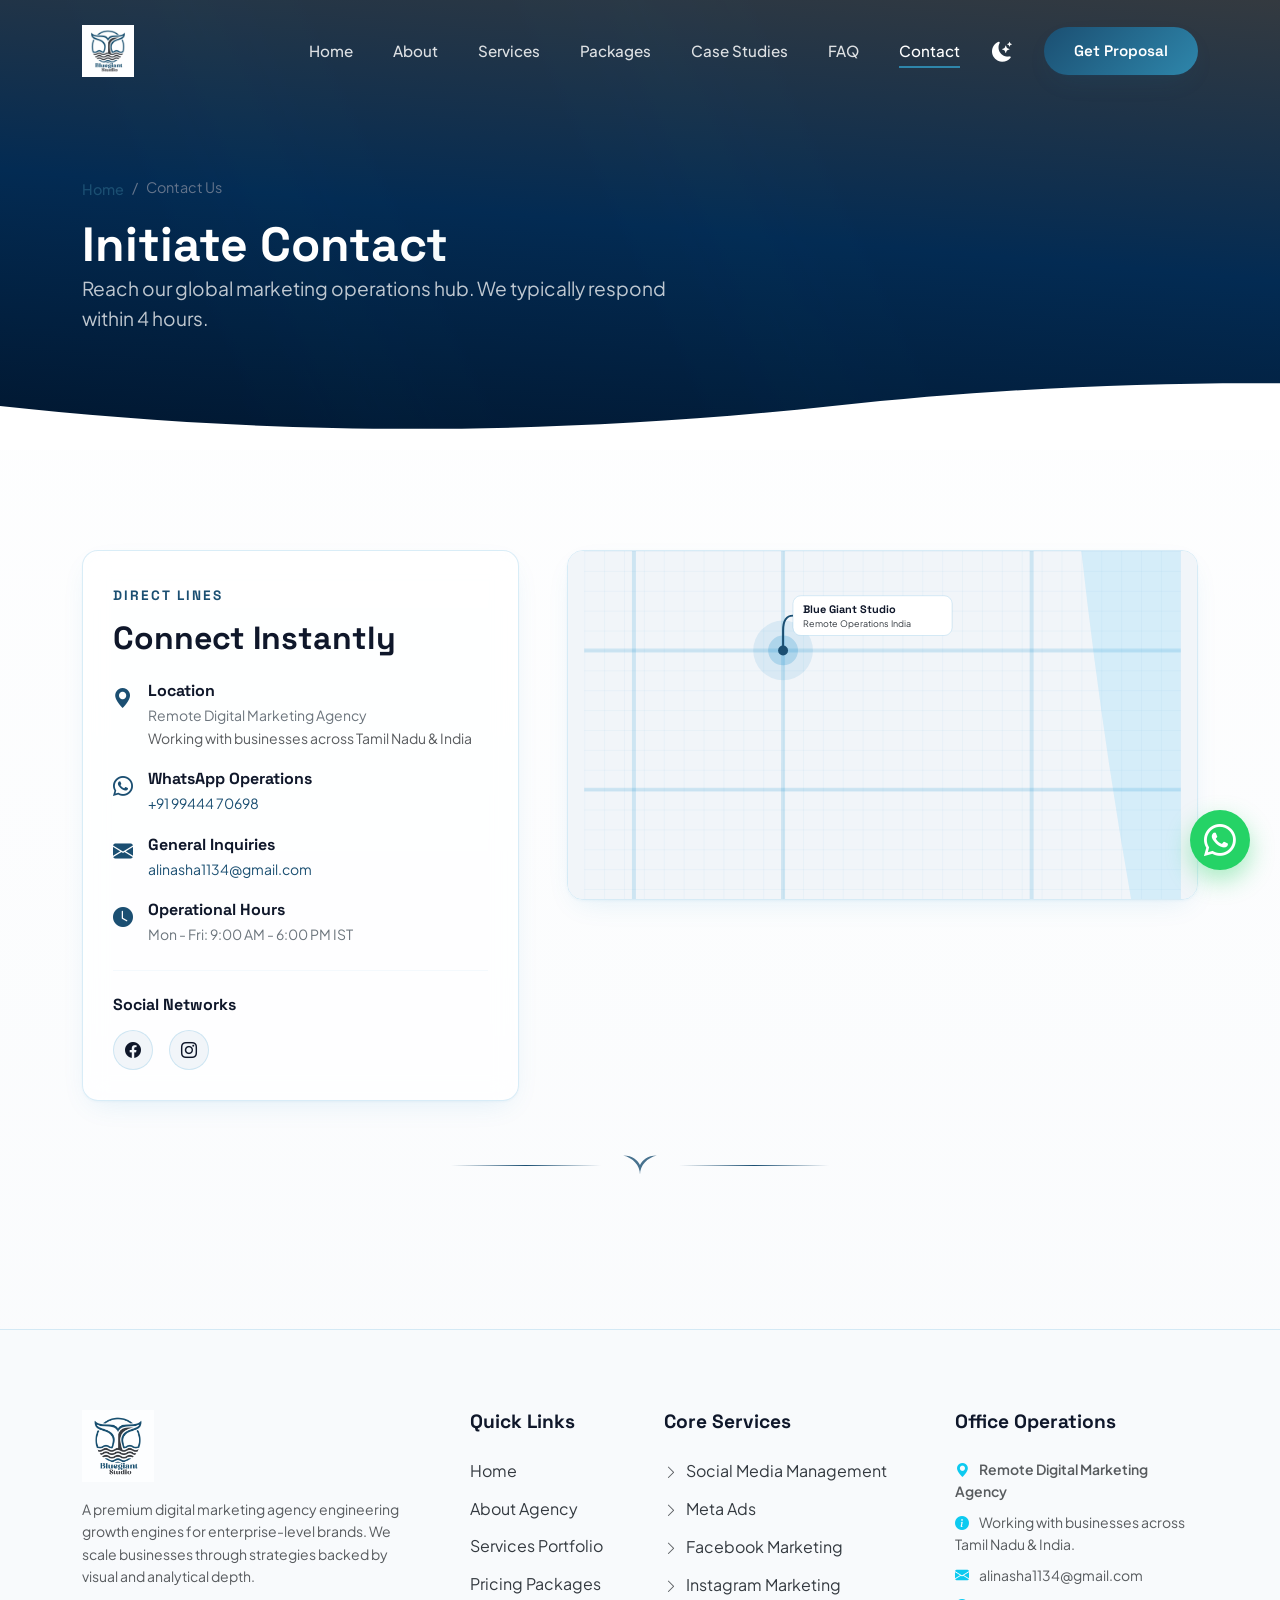
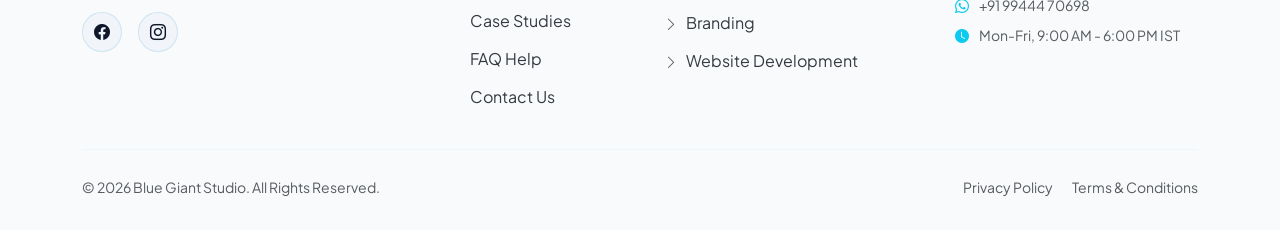
<file: contact.html>
﻿<!DOCTYPE html>
<html lang="en" data-theme="light">
<head>
    <meta charset="UTF-8">
    <meta name="viewport" content="width=device-width, initial-scale=1.0">
    <link rel="icon" type="image/png" href="assets/favicon.png">
    <link rel="apple-touch-icon" href="assets/logo.png">
    <title>Contact Our Strategy Team | Blue Giant Studio</title>
    <meta name="description" content="Get in touch with Blue Giant Studio. Contact our team via WhatsApp at 9944470698, email us at info@bluegiantstudio.com, or schedule a strategy alignment consultation.">
    <meta name="keywords" content="Blue Giant Studio contact, marketing agency email, WhatsApp support marketing, business hours advertising">
    <link rel="canonical" href="https://bluegiantstudio.com/contact.html">
    
    <!-- Open Graph -->
    <meta property="og:type" content="website">
    <meta property="og:url" content="https://bluegiantstudio.com/contact.html">
    <meta property="og:title" content="Contact Us | Blue Giant Studio">
    <meta property="og:description" content="Reach our digital marketing strategists. Located in Chennai, serving brands globally.">
    <meta property="og:image" content="https://bluegiantstudio.com/assets/og-image.jpg">
    
    <!-- Twitter -->
    <meta name="twitter:card" content="summary_large_image">
    <meta name="twitter:url" content="https://bluegiantstudio.com/contact.html">
    <meta name="twitter:title" content="Contact Strategy Team | Blue Giant Studio">
    <meta name="twitter:description" content="Submit details to scale your brand. Contact options including Email, phone and WhatsApp.">
    <meta name="twitter:image" content="https://bluegiantstudio.com/assets/og-image.jpg">
    
    <!-- Robots -->
    <meta name="robots" content="index, follow">

    <!-- Bootstrap & Icons -->
    <link href="https://cdn.jsdelivr.net/npm/bootstrap@5.3.0/dist/css/bootstrap.min.css" rel="stylesheet">
    <link rel="stylesheet" href="https://cdn.jsdelivr.net/npm/bootstrap-icons@1.10.5/font/bootstrap-icons.css">
    
    <!-- Custom Style Sheet -->
    <link rel="stylesheet" href="style.css">
</head>
<body class="ocean-bg">

    <!-- Page Transition Overlay -->
    <div id="page-transition-overlay" class="active" aria-hidden="true">
        <div class="wave-transition-layer wave-layer-1"></div>
        <div class="wave-transition-layer wave-layer-2"></div>
        <div class="wave-transition-layer wave-layer-3"></div>
        <div class="loader-whale-animation">
            <svg class="loader-whale-svg" viewBox="0 0 100 100" xmlns="http://www.w3.org/2000/svg">
                <path d="M50,75 C50,55 35,40 15,35 C35,35 45,45 50,55 C55,45 65,35 85,35 C65,40 50,55 50,75 Z" fill="#38bdf8" />
            </svg>
            <p class="text-white mt-3 font-heading fw-semibold">BLUE GIANT STUDIO</p>
        </div>
    </div>

    <!-- Scroll Progress Bar -->
    <div id="scroll-progress" aria-hidden="true"></div>

    

    <!-- NAVBAR -->
    <nav class="navbar navbar-expand-lg custom-navbar" aria-label="Main Navigation">
        <div class="container">
            <a class="navbar-brand navbar-brand-logo" href="index.html" aria-label="Blue Giant Studio Home">
                <img src="assets/logo.png" alt="Blue Giant Studio Logo" class="logo-img">
            </a>
            
            <div class="d-flex align-items-center gap-2 d-lg-none">
                <button class="theme-toggle-btn" id="theme-toggle-mobile" aria-label="Toggle dark/light theme">
                    <i class="bi bi-moon-stars-fill"></i>
                </button>
                <button class="navbar-toggler navbar-toggler-custom" type="button" data-bs-toggle="collapse" data-bs-target="#mainNavbar" aria-controls="mainNavbar" aria-expanded="false" aria-label="Toggle navigation">
                    <span class="toggler-icon-bar"></span>
                    <span class="toggler-icon-bar"></span>
                    <span class="toggler-icon-bar"></span>
                </button>
            </div>

            <div class="collapse navbar-collapse navbar-collapse-custom justify-content-end" id="mainNavbar">
                <ul class="navbar-nav align-items-lg-center gap-2">
                    <li class="nav-item"><a class="nav-link-custom" href="index.html">Home</a></li>
                    <li class="nav-item"><a class="nav-link-custom" href="about.html">About</a></li>
                    <li class="nav-item"><a class="nav-link-custom" href="services.html">Services</a></li>
                    <li class="nav-item"><a class="nav-link-custom" href="packages.html">Packages</a></li>
                    <li class="nav-item"><a class="nav-link-custom" href="case-studies.html">Case Studies</a></li>
                    <li class="nav-item"><a class="nav-link-custom" href="faq.html">FAQ</a></li>
                    <li class="nav-item"><a class="nav-link-custom active" href="contact.html" aria-current="page">Contact</a></li>
                    <li class="nav-item d-none d-lg-block">
                        <button class="theme-toggle-btn" id="theme-toggle" aria-label="Toggle dark/light theme">
                            <i class="bi bi-moon-stars-fill"></i>
                        </button>
                    </li>
                    <li class="nav-item ms-lg-3 mt-3 mt-lg-0">
                        <a href="package-submission.html" class="btn-premium btn-premium-primary">Get Proposal</a>
                    </li>
                </ul>
            </div>
        </div>
    </nav>

    <!-- INNER PAGE HERO -->
    <header class="hero-wrapper ocean-gradient-hero" style="min-height: 50vh; padding-top: 140px; padding-bottom: 80px;">
        <div class="bubble-container" aria-hidden="true"></div>
        <div class="light-rays" aria-hidden="true" style="opacity: 0.2;">
            <div class="light-ray light-ray-1"></div>
            <div class="light-ray light-ray-2"></div>
        </div>
        
        <div class="container relative z-2">
            <nav aria-label="breadcrumb">
                <ol class="breadcrumb breadcrumb-custom mb-3">
                    <li class="breadcrumb-item"><a href="index.html">Home</a></li>
                    <li class="breadcrumb-item active" aria-current="page">Contact Us</li>
                </ol>
            </nav>
            <h1 class="hero-title mb-0" style="font-size: 3rem;">Initiate Contact</h1>
            <p class="hero-description mb-0">Reach our global marketing operations hub. We typically respond within 4 hours.</p>
        </div>

        <div class="ocean-waves-container" aria-hidden="true">
            <svg class="wave-svg" viewBox="0 0 1200 120" preserveAspectRatio="none">
                <path d="M0,60 C150,90 350,110 600,60 C850,10 1050,30 1200,60 L1200,120 L0,120 Z"></path>
            </svg>
        </div>
    </header>

    <!-- CONTACT DETAILS & MAP -->
    <section class="section-padding" aria-label="Agency Contact Methods">
        <div class="container">
            <div class="row g-5">
                <div class="col-lg-5">
                    <div class="glass-card h-100">
                        <span class="section-tag">Direct Lines</span>
                        <h2 class="font-heading fw-bold mb-4">Connect Instantly</h2>
                        
                        <ul class="contact-info-list">
                            <li>
                                <div class="contact-info-icon"><i class="bi bi-geo-alt-fill"></i></div>
                                <div>
                                    <h3 class="h6 font-heading fw-bold mb-1">Location</h3>
                                    <p class="small text-secondary mb-0">Remote Digital Marketing Agency</p>
                                    <p class="small text-muted mb-0">Working with businesses across Tamil Nadu & India</p>
                                </div>
                            </li>
                            <li>
                                <div class="contact-info-icon"><i class="bi bi-whatsapp"></i></div>
                                <div>
                                    <h3 class="h6 font-heading fw-bold mb-1">WhatsApp Operations</h3>
                                    <p class="small text-secondary mb-0"><a href="https://wa.me/919944470698" class="whatsapp-btn">+91 99444 70698</a></p>
                                </div>
                            </li>
                            <li>
                                <div class="contact-info-icon"><i class="bi bi-envelope-fill"></i></div>
                                <div>
                                    <h3 class="h6 font-heading fw-bold mb-1">General Inquiries</h3>
                                    <p class="small text-secondary mb-0"><a href="mailto:alinasha1134@gmail.com">alinasha1134@gmail.com</a></p>
                                </div>
                            </li>
                            <li>
                                <div class="contact-info-icon"><i class="bi bi-clock-fill"></i></div>
                                <div>
                                    <h3 class="h6 font-heading fw-bold mb-1">Operational Hours</h3>
                                    <p class="small text-secondary mb-0">Mon - Fri: 9:00 AM - 6:00 PM IST</p>
                                </div>
                            </li>
                        </ul>

                        <hr class="my-4" style="border-color: var(--glass-border);">

                        <h3 class="h6 font-heading fw-bold mb-3">Social Networks</h3>
                        <div class="d-flex gap-3">
                            <a href="https://www.facebook.com/profile.php?id=61590976967898" class="social-circle-link" target="_blank" rel="noopener"><i class="bi bi-facebook"></i></a>
                            <a href="https://www.instagram.com/bluegiant_studio/" class="social-circle-link" target="_blank" rel="noopener"><i class="bi bi-instagram"></i></a>
                        </div>
                    </div>
                </div>
                
                <div class="col-lg-7">
                    <!-- Premium Styled Vector Map Graphic -->
                    <div class="map-placeholder">
                        <svg width="100%" height="100%" viewBox="0 0 600 350" xmlns="http://www.w3.org/2000/svg" style="background: var(--bg-tertiary);">
                            <!-- Grid background -->
                            <defs>
                                <pattern id="mapGrid" width="20" height="20" patternUnits="userSpaceOnUse">
                                    <rect width="20" height="20" fill="none"/>
                                    <path d="M 20 0 L 0 0 0 20" fill="none" stroke="var(--glass-border)" stroke-width="0.5"/>
                                </pattern>
                            </defs>
                            <rect width="100%" height="100%" fill="url(#mapGrid)" />
                            
                            <!-- Stylized road structures -->
                            <path d="M 50 0 L 50 350 M 200 0 L 200 350 M 450 0 L 450 350" fill="none" stroke="var(--glass-border)" stroke-width="4"/>
                            <path d="M 0 100 L 600 100 M 0 240 L 600 240" fill="none" stroke="var(--glass-border)" stroke-width="4"/>
                            
                            <!-- Styled Water/Coast representation -->
                            <path d="M 500 0 Q 520 180 550 350 L 600 350 L 600 0 Z" fill="rgba(56, 189, 248, 0.15)"/>
                            
                            <!-- Office marker indicator -->
                            <circle cx="200" cy="100" r="30" fill="rgba(2, 132, 199, 0.1)"/>
                            <circle cx="200" cy="100" r="15" fill="rgba(2, 132, 199, 0.2)"/>
                            <circle cx="200" cy="100" r="5" fill="var(--accent-blue)"/>
                            <path d="M 200 100 L 200 80 Q 200 65 210 65" fill="none" stroke="var(--accent-blue)" stroke-width="2"/>
                            
                            <!-- Location tooltip card -->
                            <rect x="210" y="45" width="160" height="40" rx="8" fill="var(--bg-primary)" stroke="var(--glass-border)" stroke-width="1"/>
                            <text x="220" y="62" fill="var(--text-primary)" font-family="'Space Grotesk', sans-serif" font-weight="bold" font-size="11">Blue Giant Studio</text>
                            <text x="220" y="76" fill="var(--text-secondary)" font-family="'Plus Jakarta Sans', sans-serif" font-size="9">Remote Operations India</text>
                        </svg>
                    </div>
                </div>
            </div>
            
            <!-- Whale tail divider -->
            <div class="whale-divider" aria-hidden="true">
                <svg class="whale-tail-svg" viewBox="0 0 100 100" xmlns="http://www.w3.org/2000/svg">
                    <path d="M50,70 C50,50 35,35 15,30 C35,30 45,40 50,50 C55,40 65,30 85,30 C65,35 50,50 50,70 Z" />
                </svg>
            </div>
        </div>
    </section>

        <!-- FOOTER SECTION -->
    <footer class="footer-main" aria-label="Footer Menu">
        <div class="container">
            <div class="row g-5">
                <div class="col-lg-4 col-md-6">
                    <a class="navbar-brand-logo mb-3" href="index.html" aria-label="Blue Giant Studio Home">
                        <img src="assets/logo.png" alt="Blue Giant Studio Logo" class="logo-img logo-img-footer">
                    </a>
                    <p class="small text-muted mt-3">
                        A premium digital marketing agency engineering growth engines for enterprise-level brands. We scale businesses through strategies backed by visual and analytical depth.
                    </p>
                    <div class="d-flex gap-3 mt-4">
                        <a href="https://www.facebook.com/profile.php?id=61590976967898" class="social-circle-link" aria-label="Facebook Profile" target="_blank" rel="noopener"><i class="bi bi-facebook"></i></a>
                        <a href="https://www.instagram.com/bluegiant_studio/" class="social-circle-link" aria-label="Instagram Profile" target="_blank" rel="noopener"><i class="bi bi-instagram"></i></a>
                    </div>
                </div>
                
                <div class="col-lg-2 col-md-6 col-6">
                    <h3 class="footer-heading">Quick Links</h3>
                    <ul class="footer-links">
                        <li><a href="index.html">Home</a></li>
                        <li><a href="about.html">About Agency</a></li>
                        <li><a href="services.html">Services Portfolio</a></li>
                        <li><a href="packages.html">Pricing Packages</a></li>
                        <li><a href="case-studies.html">Case Studies</a></li>
                        <li><a href="faq.html">FAQ Help</a></li>
                        <li><a href="contact.html">Contact Us</a></li>
                    </ul>
                </div>
                
                <div class="col-lg-3 col-md-6 col-6">
                    <h3 class="footer-heading">Core Services</h3>
                    <ul class="footer-links">
                        <li><a href="services.html"><i class="bi bi-chevron-right text-muted small"></i> Social Media Management</a></li>
                        <li><a href="services.html"><i class="bi bi-chevron-right text-muted small"></i> Meta Ads</a></li>
                        <li><a href="services.html"><i class="bi bi-chevron-right text-muted small"></i> Facebook Marketing</a></li>
                        <li><a href="services.html"><i class="bi bi-chevron-right text-muted small"></i> Instagram Marketing</a></li>
                        <li><a href="services.html"><i class="bi bi-chevron-right text-muted small"></i> Branding</a></li>
                        <li><a href="services.html"><i class="bi bi-chevron-right text-muted small"></i> Website Development</a></li>
                    </ul>
                </div>
                
                <div class="col-lg-3 col-md-6">
                    <h3 class="footer-heading">Office Operations</h3>
                    <p class="small text-muted mb-2 fw-semibold"><i class="bi bi-geo-alt-fill text-info me-2"></i> Remote Digital Marketing Agency</p>
                    <p class="small text-muted mb-2"><i class="bi bi-info-circle-fill text-info me-2"></i> Working with businesses across Tamil Nadu & India.</p>
                    <p class="small text-muted mb-2"><i class="bi bi-envelope-fill text-info me-2"></i> alinasha1134@gmail.com</p>
                    <p class="small text-muted mb-2"><i class="bi bi-whatsapp text-info me-2"></i> +91 99444 70698</p>
                    <p class="small text-muted"><i class="bi bi-clock-fill text-info me-2"></i> Mon-Fri, 9:00 AM - 6:00 PM IST</p>
                </div>
            </div>
            
            <hr class="my-4" style="border-color: var(--glass-border);">
            
            <div class="row align-items-center">
                <div class="col-md-6 text-center text-md-start">
                    <p class="small text-muted mb-0">&copy; 2026 Blue Giant Studio. All Rights Reserved.</p>
                </div>
                <div class="col-md-6 text-center text-md-end mt-2 mt-md-0">
                    <a href="privacy-policy.html" class="small text-muted me-3">Privacy Policy</a>
                    <a href="terms-conditions.html" class="small text-muted">Terms & Conditions</a>
                </div>
            </div>
        </div>
    </footer>

    <!-- Floating WhatsApp Button -->
    <a href="https://wa.me/919944470698" class="whatsapp-float whatsapp-btn" aria-label="Contact Blue Giant Studio on WhatsApp">
        <i class="bi bi-whatsapp"></i>
    </a>
    
    <!-- Back to Top Button -->
    <button id="back-to-top" class="back-to-top-btn" aria-label="Back to Top">
        <i class="bi bi-arrow-up-short"></i>
    </button>

    <!-- Bootstrap 5 Bundle JS CDN -->
    <script src="https://cdn.jsdelivr.net/npm/bootstrap@5.3.0/dist/js/bootstrap.bundle.min.js"></script>
    <script src="script.js"></script>
</body>
</html>
</file>
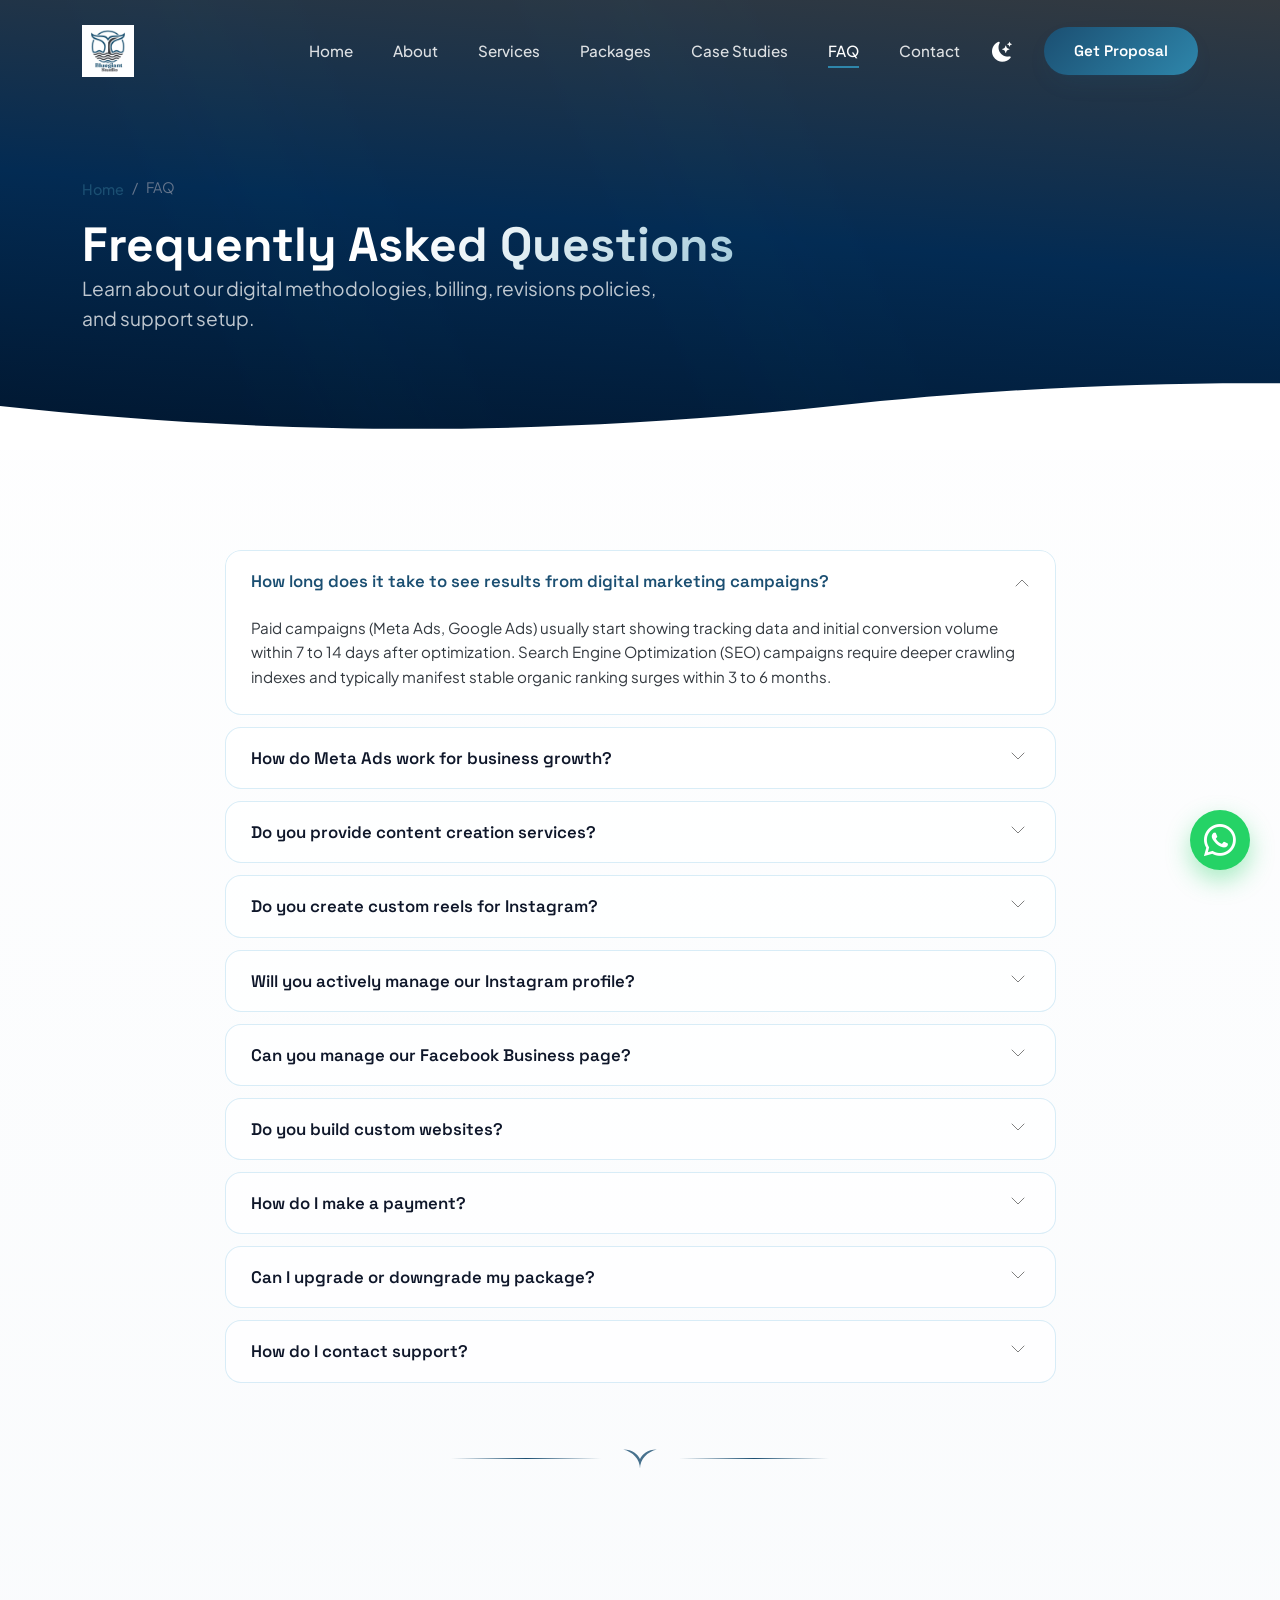
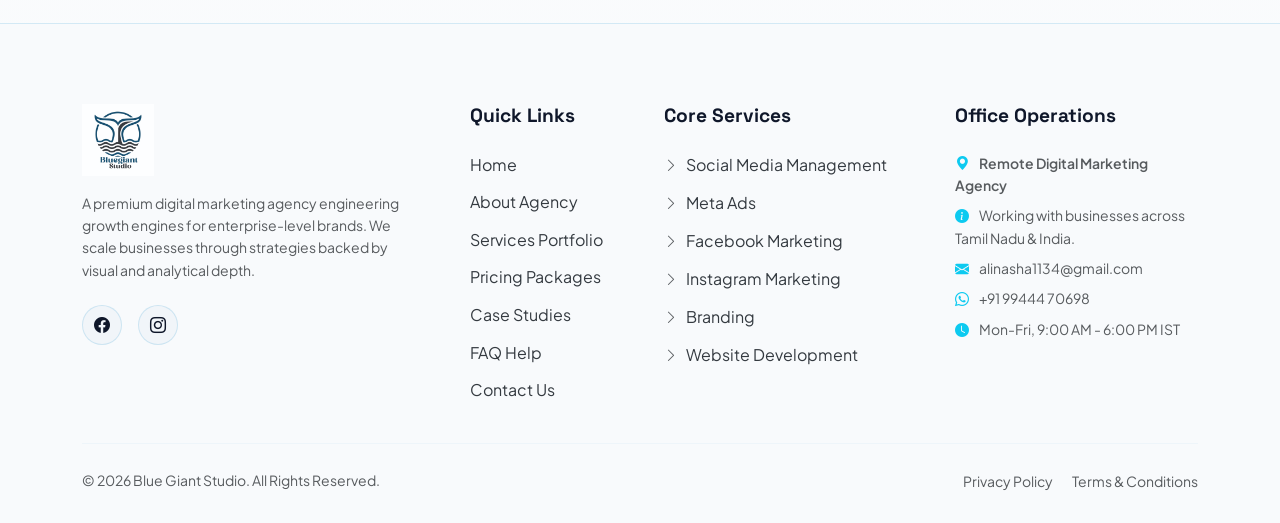
<file: faq.html>
﻿<!DOCTYPE html>
<html lang="en" data-theme="light">
<head>
    <meta charset="UTF-8">
    <meta name="viewport" content="width=device-width, initial-scale=1.0">
    <link rel="icon" type="image/png" href="assets/favicon.png">
    <link rel="apple-touch-icon" href="assets/logo.png">
    <title>Frequently Asked Questions | Blue Giant Studio Help Center</title>
    <meta name="description" content="Find answers to common marketing questions. Learn how we configure Meta Ads, build fast custom websites, scale Instagram profiles, and upgrade package contracts.">
    <meta name="keywords" content="Blue Giant Studio FAQ, marketing agency answers, Meta Ads details, SEO ranking questions, custom web development queries">
    <link class="canonical" href="https://bluegiantstudio.com/faq.html">
    
    <!-- Open Graph -->
    <meta property="og:type" content="website">
    <meta property="og:url" content="https://bluegiantstudio.com/faq.html">
    <meta property="og:title" content="FAQ | Digital Marketing Studio Questions">
    <meta property="og:description" content="Clear details on deliverables, pricing terms, campaign metrics reporting, and client access rules.">
    <meta property="og:image" content="https://bluegiantstudio.com/assets/og-image.jpg">
    
    <!-- Twitter -->
    <meta name="twitter:card" content="summary_large_image">
    <meta name="twitter:url" content="https://bluegiantstudio.com/faq.html">
    <meta name="twitter:title" content="FAQ | Blue Giant Studio">
    <meta name="twitter:description" content="Got questions? We have direct answers on campaign processes, payments, timelines, and contract changes.">
    <meta name="twitter:image" content="https://bluegiantstudio.com/assets/og-image.jpg">
    
    <!-- Robots -->
    <meta name="robots" content="index, follow">

    <!-- Schema.org FAQ Schema -->
    <script type="application/ld+json">
    {
      "@context": "https://schema.org",
      "@type": "FAQPage",
      "mainEntity": [
        {
          "@type": "Question",
          "name": "How long does it take to see results from digital marketing campaigns?",
          "acceptedAnswer": {
            "@type": "Answer",
            "text": "Paid campaigns (Meta Ads, Google Ads) usually start showing tracking data and initial conversion volume within 7 to 14 days after optimization. Search Engine Optimization (SEO) campaigns require deeper crawling indexes and typically manifest stable organic ranking surges within 3 to 6 months."
          }
        },
        {
          "@type": "Question",
          "name": "How do Meta Ads work for business growth?",
          "acceptedAnswer": {
            "@type": "Answer",
            "text": "Meta Ads leverage broad targeting algorithms, visual storytelling, and retargeting logic across Facebook & Instagram. We set up structured funnel steps (awareness, middle-of-funnel consideration, bottom-of-funnel purchase) and optimize parameters to yield a low Cost Per Acquisition (CPA) and maximum ROI."
          }
        },
        {
          "@type": "Question",
          "name": "Do you provide content creation services?",
          "acceptedAnswer": {
            "@type": "Answer",
            "text": "Yes, all packages include professional visual creative production, reel editing, graphical assets, ad copywriting, and calendar development. We produce luxury-grade marketing material that aligns with your brand guidelines."
          }
        },
        {
          "@type": "Question",
          "name": "Do you create custom reels for Instagram?",
          "acceptedAnswer": {
            "@type": "Answer",
            "text": "Absolutely. Our Reels strategy includes content research, audio matching, custom script templates, professional editing, sound clean-up, and graphic subtitles. Depending on your package, we edit between 4 to 10 premium Reels monthly."
          }
        },
        {
          "@type": "Question",
          "name": "Will you actively manage our Instagram profile?",
          "acceptedAnswer": {
            "@type": "Answer",
            "text": "Yes. Profile management covers scheduling posts, caption copywriting, hashtag placement, community moderation, and optimizing your bio and highlight sections to maximize organic profile visitor conversions."
          }
        }
      ]
    }
    </script>

    <!-- Bootstrap & Icons -->
    <link href="https://cdn.jsdelivr.net/npm/bootstrap@5.3.0/dist/css/bootstrap.min.css" rel="stylesheet">
    <link rel="stylesheet" href="https://cdn.jsdelivr.net/npm/bootstrap-icons@1.10.5/font/bootstrap-icons.css">
    
    <!-- Custom Style Sheet -->
    <link rel="stylesheet" href="style.css">
</head>
<body class="ocean-bg">

    <!-- Page Transition Overlay -->
    <div id="page-transition-overlay" class="active" aria-hidden="true">
        <div class="wave-transition-layer wave-layer-1"></div>
        <div class="wave-transition-layer wave-layer-2"></div>
        <div class="wave-transition-layer wave-layer-3"></div>
        <div class="loader-whale-animation">
            <svg class="loader-whale-svg" viewBox="0 0 100 100" xmlns="http://www.w3.org/2000/svg">
                <path d="M50,75 C50,55 35,40 15,35 C35,35 45,45 50,55 C55,45 65,35 85,35 C65,40 50,55 50,75 Z" fill="#38bdf8" />
            </svg>
            <p class="text-white mt-3 font-heading fw-semibold">BLUE GIANT STUDIO</p>
        </div>
    </div>

    <!-- Scroll Progress Bar -->
    <div id="scroll-progress" aria-hidden="true"></div>

    

    <!-- NAVBAR -->
    <nav class="navbar navbar-expand-lg custom-navbar" aria-label="Main Navigation">
        <div class="container">
            <a class="navbar-brand navbar-brand-logo" href="index.html" aria-label="Blue Giant Studio Home">
                <img src="assets/logo.png" alt="Blue Giant Studio Logo" class="logo-img">
            </a>
            
            <div class="d-flex align-items-center gap-2 d-lg-none">
                <button class="theme-toggle-btn" id="theme-toggle-mobile" aria-label="Toggle dark/light theme">
                    <i class="bi bi-moon-stars-fill"></i>
                </button>
                <button class="navbar-toggler navbar-toggler-custom" type="button" data-bs-toggle="collapse" data-bs-target="#mainNavbar" aria-controls="mainNavbar" aria-expanded="false" aria-label="Toggle navigation">
                    <span class="toggler-icon-bar"></span>
                    <span class="toggler-icon-bar"></span>
                    <span class="toggler-icon-bar"></span>
                </button>
            </div>

            <div class="collapse navbar-collapse navbar-collapse-custom justify-content-end" id="mainNavbar">
                <ul class="navbar-nav align-items-lg-center gap-2">
                    <li class="nav-item"><a class="nav-link-custom" href="index.html">Home</a></li>
                    <li class="nav-item"><a class="nav-link-custom" href="about.html">About</a></li>
                    <li class="nav-item"><a class="nav-link-custom" href="services.html">Services</a></li>
                    <li class="nav-item"><a class="nav-link-custom" href="packages.html">Packages</a></li>
                    <li class="nav-item"><a class="nav-link-custom" href="case-studies.html">Case Studies</a></li>
                    <li class="nav-item"><a class="nav-link-custom active" href="faq.html" aria-current="page">FAQ</a></li>
                    <li class="nav-item"><a class="nav-link-custom" href="contact.html">Contact</a></li>
                    <li class="nav-item d-none d-lg-block">
                        <button class="theme-toggle-btn" id="theme-toggle" aria-label="Toggle dark/light theme">
                            <i class="bi bi-moon-stars-fill"></i>
                        </button>
                    </li>
                    <li class="nav-item ms-lg-3 mt-3 mt-lg-0">
                        <a href="package-submission.html" class="btn-premium btn-premium-primary">Get Proposal</a>
                    </li>
                </ul>
            </div>
        </div>
    </nav>

    <!-- INNER PAGE HERO -->
    <header class="hero-wrapper ocean-gradient-hero" style="min-height: 50vh; padding-top: 140px; padding-bottom: 80px;">
        <div class="bubble-container" aria-hidden="true"></div>
        <div class="light-rays" aria-hidden="true" style="opacity: 0.2;">
            <div class="light-ray light-ray-1"></div>
            <div class="light-ray light-ray-2"></div>
        </div>
        
        <div class="container relative z-2">
            <nav aria-label="breadcrumb">
                <ol class="breadcrumb breadcrumb-custom mb-3">
                    <li class="breadcrumb-item"><a href="index.html">Home</a></li>
                    <li class="breadcrumb-item active" aria-current="page">FAQ</li>
                </ol>
            </nav>
            <h1 class="hero-title mb-0" style="font-size: 3rem;">Frequently Asked Questions</h1>
            <p class="hero-description mb-0">Learn about our digital methodologies, billing, revisions policies, and support setup.</p>
        </div>

        <div class="ocean-waves-container" aria-hidden="true">
            <svg class="wave-svg" viewBox="0 0 1200 120" preserveAspectRatio="none">
                <path d="M0,60 C150,90 350,110 600,60 C850,10 1050,30 1200,60 L1200,120 L0,120 Z"></path>
            </svg>
        </div>
    </header>

    <!-- FAQ ACCORDION SECTION -->
    <section class="section-padding" aria-label="Questions and Answers Accordion">
        <div class="container">
            <div class="row justify-content-center">
                <div class="col-lg-9">
                    <div class="accordion accordion-custom" id="faqAccordion">
                        <!-- Q1 -->
                        <div class="accordion-item accordion-item-custom">
                            <h2 class="accordion-header accordion-header-custom" id="headingOne">
                                <button class="accordion-button" type="button" data-bs-toggle="collapse" data-bs-target="#collapseOne" aria-expanded="true" aria-controls="collapseOne">
                                    How long does it take to see results from digital marketing campaigns?
                                </button>
                            </h2>
                            <div id="collapseOne" class="accordion-collapse collapse show" aria-labelledby="headingOne" data-bs-parent="#faqAccordion">
                                <div class="accordion-body accordion-body-custom">
                                    Paid campaigns (Meta Ads, Google Ads) usually start showing tracking data and initial conversion volume within 7 to 14 days after optimization. Search Engine Optimization (SEO) campaigns require deeper crawling indexes and typically manifest stable organic ranking surges within 3 to 6 months.
                                </div>
                            </div>
                        </div>
                        <!-- Q2 -->
                        <div class="accordion-item accordion-item-custom">
                            <h2 class="accordion-header accordion-header-custom" id="headingTwo">
                                <button class="accordion-button collapsed" type="button" data-bs-toggle="collapse" data-bs-target="#collapseTwo" aria-expanded="false" aria-controls="collapseTwo">
                                    How do Meta Ads work for business growth?
                                </button>
                            </h2>
                            <div id="collapseTwo" class="accordion-collapse collapse" aria-labelledby="headingTwo" data-bs-parent="#faqAccordion">
                                <div class="accordion-body accordion-body-custom">
                                    Meta Ads leverage broad targeting algorithms, visual storytelling, and retargeting logic across Facebook & Instagram. We set up structured funnel steps (awareness, middle-of-funnel consideration, bottom-of-funnel purchase) and optimize parameters to yield a low Cost Per Acquisition (CPA) and maximum ROI.
                                </div>
                            </div>
                        </div>
                        <!-- Q3 -->
                        <div class="accordion-item accordion-item-custom">
                            <h2 class="accordion-header accordion-header-custom" id="headingThree">
                                <button class="accordion-button collapsed" type="button" data-bs-toggle="collapse" data-bs-target="#collapseThree" aria-expanded="false" aria-controls="collapseThree">
                                    Do you provide content creation services?
                                </button>
                            </h2>
                            <div id="collapseThree" class="accordion-collapse collapse" aria-labelledby="headingThree" data-bs-parent="#faqAccordion">
                                <div class="accordion-body accordion-body-custom">
                                    Yes, all packages include professional visual creative production, reel editing, graphical assets, ad copywriting, and calendar development. We produce luxury-grade marketing material that aligns with your brand guidelines.
                                </div>
                            </div>
                        </div>
                        <!-- Q4 -->
                        <div class="accordion-item accordion-item-custom">
                            <h2 class="accordion-header accordion-header-custom" id="headingFour">
                                <button class="accordion-button collapsed" type="button" data-bs-toggle="collapse" data-bs-target="#collapseFour" aria-expanded="false" aria-controls="collapseFour">
                                    Do you create custom reels for Instagram?
                                </button>
                            </h2>
                            <div id="collapseFour" class="accordion-collapse collapse" aria-labelledby="headingFour" data-bs-parent="#faqAccordion">
                                <div class="accordion-body accordion-body-custom">
                                    Absolutely. Our Reels strategy includes content research, audio matching, custom script templates, professional editing, sound clean-up, and graphic subtitles. Depending on your package, we edit between 4 to 10 premium Reels monthly.
                                </div>
                            </div>
                        </div>
                        <!-- Q5 -->
                        <div class="accordion-item accordion-item-custom">
                            <h2 class="accordion-header accordion-header-custom" id="headingFive">
                                <button class="accordion-button collapsed" type="button" data-bs-toggle="collapse" data-bs-target="#collapseFive" aria-expanded="false" aria-controls="collapseFive">
                                    Will you actively manage our Instagram profile?
                                </button>
                            </h2>
                            <div id="collapseFive" class="accordion-collapse collapse" aria-labelledby="headingFive" data-bs-parent="#faqAccordion">
                                <div class="accordion-body accordion-body-custom">
                                    Yes. Profile management covers scheduling posts, caption copywriting, hashtag placement, community moderation, and optimizing your bio and highlight sections to maximize organic profile visitor conversions.
                                </div>
                            </div>
                        </div>
                        <!-- Q6 -->
                        <div class="accordion-item accordion-item-custom">
                            <h2 class="accordion-header accordion-header-custom" id="headingSix">
                                <button class="accordion-button collapsed" type="button" data-bs-toggle="collapse" data-bs-target="#collapseSix" aria-expanded="false" aria-controls="collapseSix">
                                    Can you manage our Facebook Business page?
                                </button>
                            </h2>
                            <div id="collapseSix" class="accordion-collapse collapse" aria-labelledby="headingSix" data-bs-parent="#faqAccordion">
                                <div class="accordion-body accordion-body-custom">
                                    Yes. We handle Facebook page synchronization, cross-posting from Instagram, reviews administration, Business Suite notifications, and meta-level conversions tracking integration.
                                </div>
                            </div>
                        </div>
                        <!-- Q7 -->
                        <div class="accordion-item accordion-item-custom">
                            <h2 class="accordion-header accordion-header-custom" id="headingSeven">
                                <button class="accordion-button collapsed" type="button" data-bs-toggle="collapse" data-bs-target="#collapseSeven" aria-expanded="false" aria-controls="collapseSeven">
                                    Do you build custom websites?
                                </button>
                            </h2>
                            <div id="collapseSeven" class="accordion-collapse collapse" aria-labelledby="headingSeven" data-bs-parent="#faqAccordion">
                                <div class="accordion-body accordion-body-custom">
                                    Yes. We build responsive, lightweight, SEO-friendly custom websites. We utilize vanilla frameworks, custom stylesheets, and lightweight JavaScript components to keep page loading times minimal (targetting 95+ scores) and enhance visitor retention.
                                </div>
                            </div>
                        </div>
                        <!-- Q8 -->
                        <div class="accordion-item accordion-item-custom">
                            <h2 class="accordion-header accordion-header-custom" id="headingEight">
                                <button class="accordion-button collapsed" type="button" data-bs-toggle="collapse" data-bs-target="#collapseEight" aria-expanded="false" aria-controls="collapseEight">
                                    How do I make a payment?
                                </button>
                            </h2>
                            <div id="collapseEight" class="accordion-collapse collapse" aria-labelledby="headingEight" data-bs-parent="#faqAccordion">
                                <div class="accordion-body accordion-body-custom">
                                    Payments are structured securely. Once you select a package and approve the custom proposal, we generate secure digital invoices. You can settle via credit cards, bank wire transfers, UPI, or PayPal.
                                </div>
                            </div>
                        </div>
                        <!-- Q9 -->
                        <div class="accordion-item accordion-item-custom">
                            <h2 class="accordion-header accordion-header-custom" id="headingNine">
                                <button class="accordion-button collapsed" type="button" data-bs-toggle="collapse" data-bs-target="#collapseNine" aria-expanded="false" aria-controls="collapseNine">
                                    Can I upgrade or downgrade my package?
                                </button>
                            </h2>
                            <div id="collapseNine" class="accordion-collapse collapse" aria-labelledby="headingNine" data-bs-parent="#faqAccordion">
                                <div class="accordion-body accordion-body-custom">
                                    Yes. We offer flexible rolling monthly contracts. You can upgrade to a higher tier or downgrade at any time with a 15-day notice period before your next billing cycle.
                                </div>
                            </div>
                        </div>
                        <!-- Q10 -->
                        <div class="accordion-item accordion-item-custom">
                            <h2 class="accordion-header accordion-header-custom" id="headingTen">
                                <button class="accordion-button collapsed" type="button" data-bs-toggle="collapse" data-bs-target="#collapseTen" aria-expanded="false" aria-controls="collapseTen">
                                    How do I contact support?
                                </button>
                            </h2>
                            <div id="collapseTen" class="accordion-collapse collapse" aria-labelledby="headingTen" data-bs-parent="#faqAccordion">
                                <div class="accordion-body accordion-body-custom">
                                    Our support hours are Mon-Fri, 9:00 AM - 6:00 PM IST. Growth Tide and Elite package clients gain access to a priority support channel (email, WhatsApp, or Slack group) for direct, real-time collaboration.
                                </div>
                            </div>
                        </div>
                    </div>
                </div>
            </div>
            
            <!-- Whale tail divider -->
            <div class="whale-divider" aria-hidden="true">
                <svg class="whale-tail-svg" viewBox="0 0 100 100" xmlns="http://www.w3.org/2000/svg">
                    <path d="M50,70 C50,50 35,35 15,30 C35,30 45,40 50,50 C55,40 65,30 85,30 C65,35 50,50 50,70 Z" />
                </svg>
            </div>
        </div>
    </section>

        <!-- FOOTER SECTION -->
    <footer class="footer-main" aria-label="Footer Menu">
        <div class="container">
            <div class="row g-5">
                <div class="col-lg-4 col-md-6">
                    <a class="navbar-brand-logo mb-3" href="index.html" aria-label="Blue Giant Studio Home">
                        <img src="assets/logo.png" alt="Blue Giant Studio Logo" class="logo-img logo-img-footer">
                    </a>
                    <p class="small text-muted mt-3">
                        A premium digital marketing agency engineering growth engines for enterprise-level brands. We scale businesses through strategies backed by visual and analytical depth.
                    </p>
                    <div class="d-flex gap-3 mt-4">
                        <a href="https://www.facebook.com/profile.php?id=61590976967898" class="social-circle-link" aria-label="Facebook Profile" target="_blank" rel="noopener"><i class="bi bi-facebook"></i></a>
                        <a href="https://www.instagram.com/bluegiant_studio/" class="social-circle-link" aria-label="Instagram Profile" target="_blank" rel="noopener"><i class="bi bi-instagram"></i></a>
                    </div>
                </div>
                
                <div class="col-lg-2 col-md-6 col-6">
                    <h3 class="footer-heading">Quick Links</h3>
                    <ul class="footer-links">
                        <li><a href="index.html">Home</a></li>
                        <li><a href="about.html">About Agency</a></li>
                        <li><a href="services.html">Services Portfolio</a></li>
                        <li><a href="packages.html">Pricing Packages</a></li>
                        <li><a href="case-studies.html">Case Studies</a></li>
                        <li><a href="faq.html">FAQ Help</a></li>
                        <li><a href="contact.html">Contact Us</a></li>
                    </ul>
                </div>
                
                <div class="col-lg-3 col-md-6 col-6">
                    <h3 class="footer-heading">Core Services</h3>
                    <ul class="footer-links">
                        <li><a href="services.html"><i class="bi bi-chevron-right text-muted small"></i> Social Media Management</a></li>
                        <li><a href="services.html"><i class="bi bi-chevron-right text-muted small"></i> Meta Ads</a></li>
                        <li><a href="services.html"><i class="bi bi-chevron-right text-muted small"></i> Facebook Marketing</a></li>
                        <li><a href="services.html"><i class="bi bi-chevron-right text-muted small"></i> Instagram Marketing</a></li>
                        <li><a href="services.html"><i class="bi bi-chevron-right text-muted small"></i> Branding</a></li>
                        <li><a href="services.html"><i class="bi bi-chevron-right text-muted small"></i> Website Development</a></li>
                    </ul>
                </div>
                
                <div class="col-lg-3 col-md-6">
                    <h3 class="footer-heading">Office Operations</h3>
                    <p class="small text-muted mb-2 fw-semibold"><i class="bi bi-geo-alt-fill text-info me-2"></i> Remote Digital Marketing Agency</p>
                    <p class="small text-muted mb-2"><i class="bi bi-info-circle-fill text-info me-2"></i> Working with businesses across Tamil Nadu & India.</p>
                    <p class="small text-muted mb-2"><i class="bi bi-envelope-fill text-info me-2"></i> alinasha1134@gmail.com</p>
                    <p class="small text-muted mb-2"><i class="bi bi-whatsapp text-info me-2"></i> +91 99444 70698</p>
                    <p class="small text-muted"><i class="bi bi-clock-fill text-info me-2"></i> Mon-Fri, 9:00 AM - 6:00 PM IST</p>
                </div>
            </div>
            
            <hr class="my-4" style="border-color: var(--glass-border);">
            
            <div class="row align-items-center">
                <div class="col-md-6 text-center text-md-start">
                    <p class="small text-muted mb-0">&copy; 2026 Blue Giant Studio. All Rights Reserved.</p>
                </div>
                <div class="col-md-6 text-center text-md-end mt-2 mt-md-0">
                    <a href="privacy-policy.html" class="small text-muted me-3">Privacy Policy</a>
                    <a href="terms-conditions.html" class="small text-muted">Terms & Conditions</a>
                </div>
            </div>
        </div>
    </footer>

    <!-- Floating WhatsApp Button -->
    <a href="https://wa.me/919944470698" class="whatsapp-float" target="_blank" rel="noopener" aria-label="Contact Blue Giant Studio on WhatsApp">
        <i class="bi bi-whatsapp"></i>
    </a>
    
    <!-- Back to Top Button -->
    <button id="back-to-top" class="back-to-top-btn" aria-label="Back to Top">
        <i class="bi bi-arrow-up-short"></i>
    </button>

    <!-- Bootstrap 5 Bundle JS CDN -->
    <script src="https://cdn.jsdelivr.net/npm/bootstrap@5.3.0/dist/js/bootstrap.bundle.min.js"></script>
    <script src="script.js"></script>
</body>
</html>
</file>
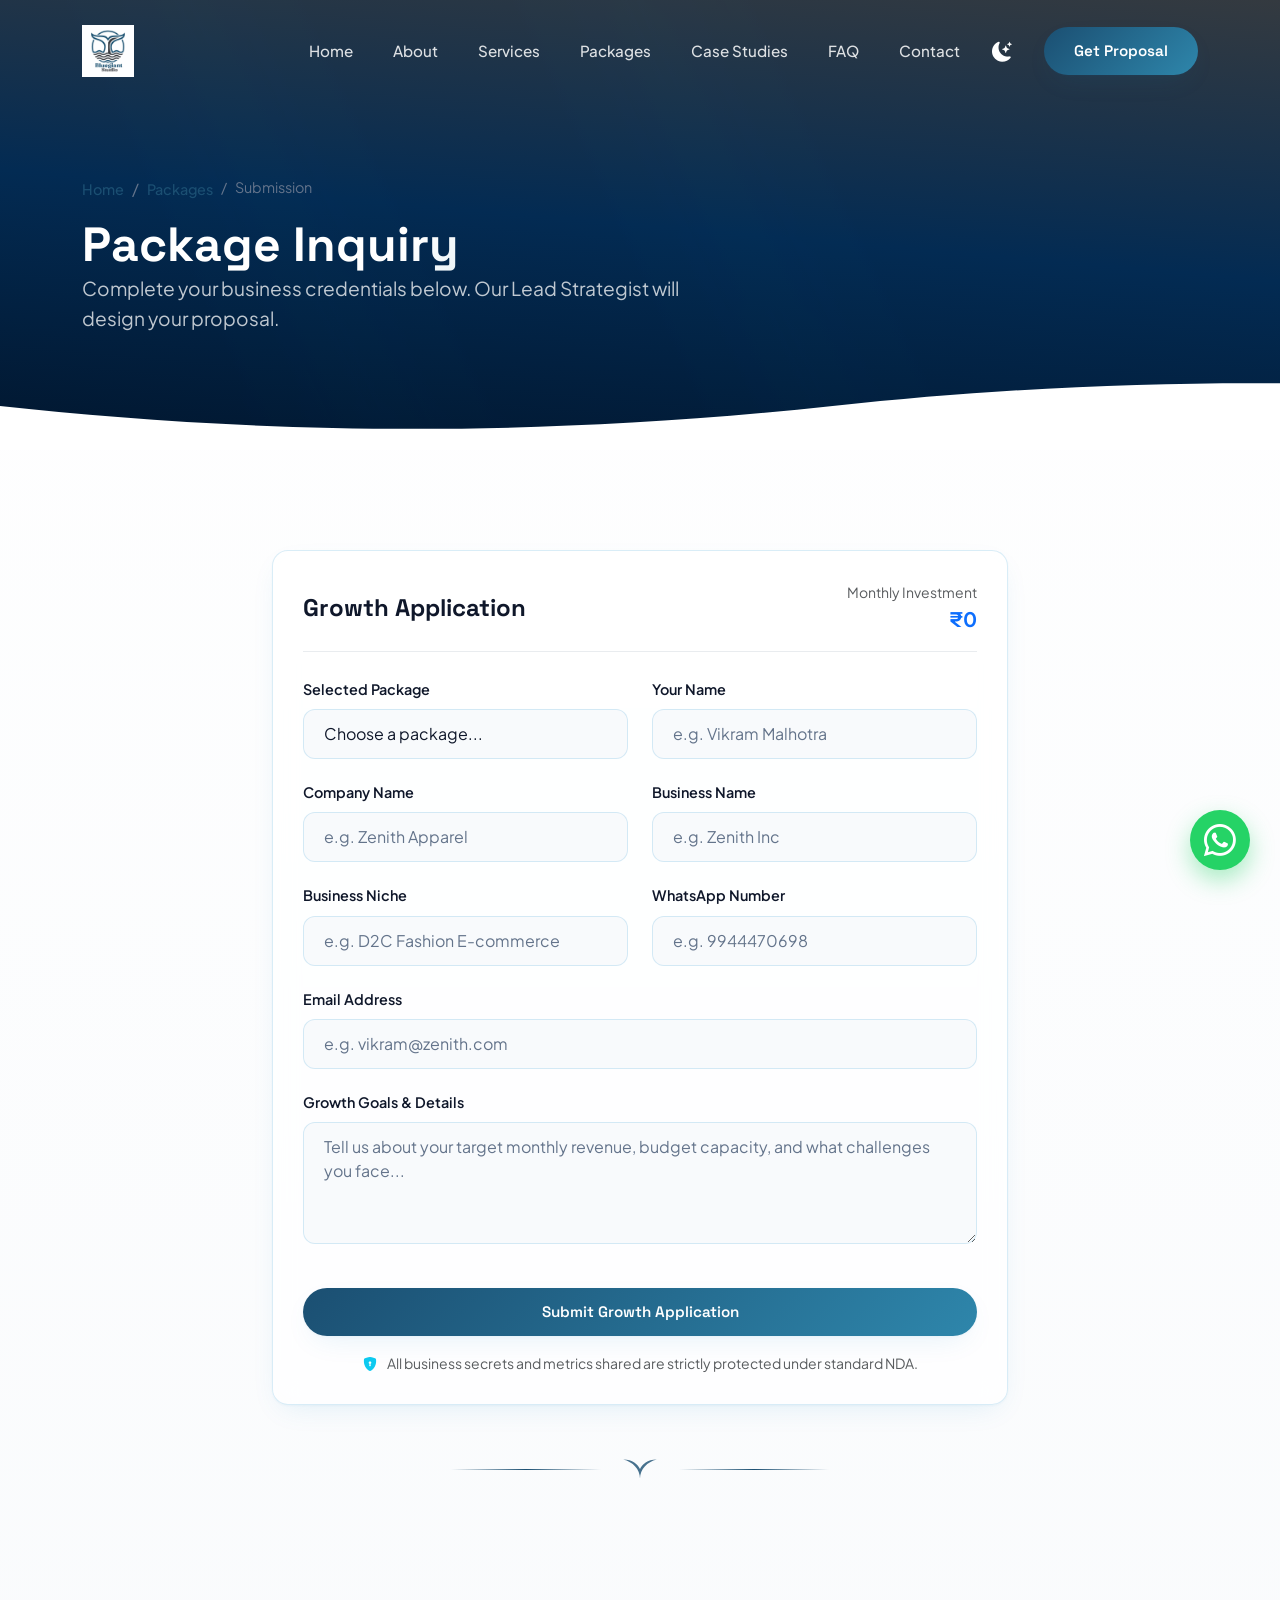
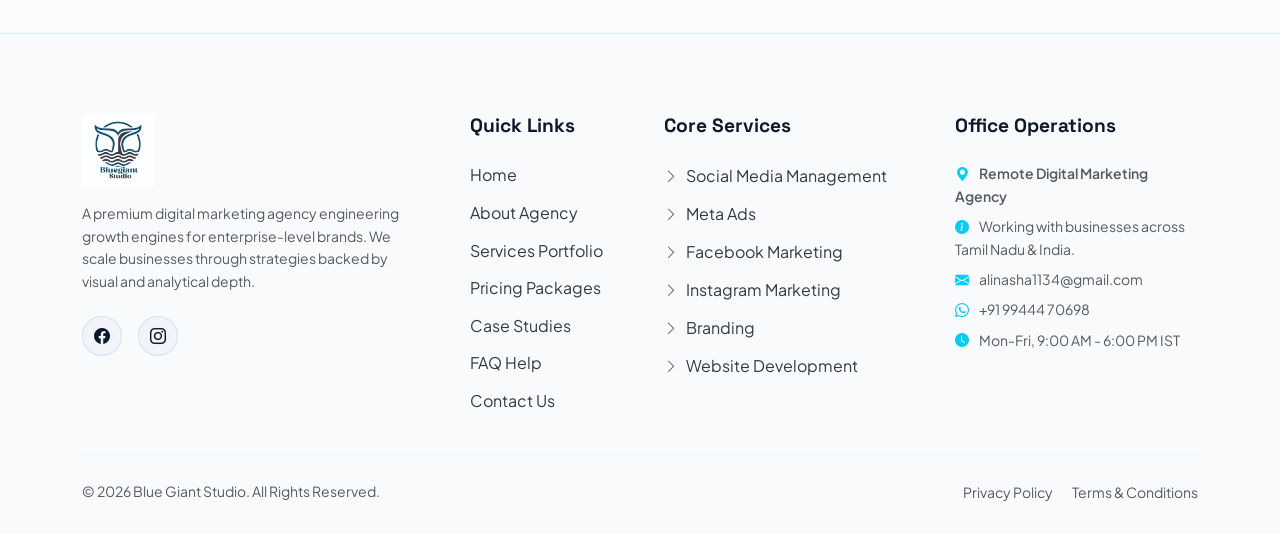
<file: package-submission.html>
<!DOCTYPE html>
<html lang="en" data-theme="light">
<head>
    <meta charset="UTF-8">
    <meta name="viewport" content="width=device-width, initial-scale=1.0">
    <link rel="icon" type="image/png" href="assets/favicon.png">
    <link rel="apple-touch-icon" href="assets/logo.png">
    <title>Inquire Marketing Package | Grow Your Brand | Blue Giant Studio</title>
    <meta name="description" content="Submit your digital marketing package inquiry. Enter your business niche, company details and WhatsApp number to get a customized performance strategy proposal.">
    <meta name="keywords" content="inquire marketing package, agency proposal form, Meta ads campaign form, SEO optimization request, WhatsApp marketing quote">
    <link rel="canonical" href="https://bluegiantstudio.com/package-submission.html">
    
    <!-- Open Graph -->
    <meta property="og:type" content="website">
    <meta property="og:url" content="https://bluegiantstudio.com/package-submission.html">
    <meta property="og:title" content="Select Marketing Package | Blue Giant Studio">
    <meta property="og:description" content="Autofilled package details. Submit your business credentials to get an automated pricing proposal.">
    <meta property="og:image" content="https://bluegiantstudio.com/assets/og-image.jpg">
    
    <!-- Twitter -->
    <meta name="twitter:card" content="summary_large_image">
    <meta name="twitter:url" content="https://bluegiantstudio.com/package-submission.html">
    <meta name="twitter:title" content="Submit Package Inquiry | Blue Giant Studio">
    <meta name="twitter:description" content="Get started with Starter Wave, Growth Tide, or Blue Giant Elite. Submit your enquiry today.">
    <meta name="twitter:image" content="https://bluegiantstudio.com/assets/og-image.jpg">
    
    <!-- Robots -->
    <meta name="robots" content="index, follow">

    <!-- Bootstrap & Icons -->
    <link href="https://cdn.jsdelivr.net/npm/bootstrap@5.3.0/dist/css/bootstrap.min.css" rel="stylesheet">
    <link rel="stylesheet" href="https://cdn.jsdelivr.net/npm/bootstrap-icons@1.10.5/font/bootstrap-icons.css">
    
    <!-- Custom Style Sheet -->
    <link rel="stylesheet" href="style.css">
</head>
<body class="ocean-bg">

    <!-- Page Transition Overlay -->
    <div id="page-transition-overlay" class="active" aria-hidden="true">
        <div class="wave-transition-layer wave-layer-1"></div>
        <div class="wave-transition-layer wave-layer-2"></div>
        <div class="wave-transition-layer wave-layer-3"></div>
        <div class="loader-whale-animation">
            <svg class="loader-whale-svg" viewBox="0 0 100 100" xmlns="http://www.w3.org/2000/svg">
                <path d="M50,75 C50,55 35,40 15,35 C35,35 45,45 50,55 C55,45 65,35 85,35 C65,40 50,55 50,75 Z" fill="#38bdf8" />
            </svg>
            <p class="text-white mt-3 font-heading fw-semibold">BLUE GIANT STUDIO</p>
        </div>
    </div>

    <!-- Scroll Progress Bar -->
    <div id="scroll-progress" aria-hidden="true"></div>

    

    <!-- NAVBAR -->
    <nav class="navbar navbar-expand-lg custom-navbar" aria-label="Main Navigation">
        <div class="container">
            <a class="navbar-brand navbar-brand-logo" href="index.html" aria-label="Blue Giant Studio Home">
                <img src="assets/logo.png" alt="Blue Giant Studio Logo" class="logo-img">
            </a>
            
            <div class="d-flex align-items-center gap-2 d-lg-none">
                <button class="theme-toggle-btn" id="theme-toggle-mobile" aria-label="Toggle dark/light theme">
                    <i class="bi bi-moon-stars-fill"></i>
                </button>
                <button class="navbar-toggler navbar-toggler-custom" type="button" data-bs-toggle="collapse" data-bs-target="#mainNavbar" aria-controls="mainNavbar" aria-expanded="false" aria-label="Toggle navigation">
                    <span class="toggler-icon-bar"></span>
                    <span class="toggler-icon-bar"></span>
                    <span class="toggler-icon-bar"></span>
                </button>
            </div>

            <div class="collapse navbar-collapse navbar-collapse-custom justify-content-end" id="mainNavbar">
                <ul class="navbar-nav align-items-lg-center gap-2">
                    <li class="nav-item"><a class="nav-link-custom" href="index.html">Home</a></li>
                    <li class="nav-item"><a class="nav-link-custom" href="about.html">About</a></li>
                    <li class="nav-item"><a class="nav-link-custom" href="services.html">Services</a></li>
                    <li class="nav-item"><a class="nav-link-custom" href="packages.html">Packages</a></li>
                    <li class="nav-item"><a class="nav-link-custom" href="case-studies.html">Case Studies</a></li>
                    <li class="nav-item"><a class="nav-link-custom" href="faq.html">FAQ</a></li>
                    <li class="nav-item"><a class="nav-link-custom" href="contact.html">Contact</a></li>
                    <li class="nav-item d-none d-lg-block">
                        <button class="theme-toggle-btn" id="theme-toggle" aria-label="Toggle dark/light theme">
                            <i class="bi bi-moon-stars-fill"></i>
                        </button>
                    </li>
                    <li class="nav-item ms-lg-3 mt-3 mt-lg-0">
                        <a href="package-submission.html" class="btn-premium btn-premium-primary">Get Proposal</a>
                    </li>
                </ul>
            </div>
        </div>
    </nav>

    <!-- INNER PAGE HERO -->
    <header class="hero-wrapper ocean-gradient-hero" style="min-height: 50vh; padding-top: 140px; padding-bottom: 80px;">
        <div class="bubble-container" aria-hidden="true"></div>
        <div class="light-rays" aria-hidden="true" style="opacity: 0.2;">
            <div class="light-ray light-ray-1"></div>
            <div class="light-ray light-ray-2"></div>
        </div>
        
        <div class="container relative z-2">
            <nav aria-label="breadcrumb">
                <ol class="breadcrumb breadcrumb-custom mb-3">
                    <li class="breadcrumb-item"><a href="index.html">Home</a></li>
                    <li class="breadcrumb-item"><a href="packages.html">Packages</a></li>
                    <li class="breadcrumb-item active" aria-current="page">Submission</li>
                </ol>
            </nav>
            <h1 class="hero-title mb-0" style="font-size: 3rem;">Package Inquiry</h1>
            <p class="hero-description mb-0">Complete your business credentials below. Our Lead Strategist will design your proposal.</p>
        </div>

        <div class="ocean-waves-container" aria-hidden="true">
            <svg class="wave-svg" viewBox="0 0 1200 120" preserveAspectRatio="none">
                <path d="M0,60 C150,90 350,110 600,60 C850,10 1050,30 1200,60 L1200,120 L0,120 Z"></path>
            </svg>
        </div>
    </header>

    <!-- SUBMISSION FORM SECTION -->
    <section class="section-padding" aria-label="Inquiry Form Section">
        <div class="container">
            <div class="row justify-content-center">
                <div class="col-lg-8">
                    
                    <!-- 1. The Main Lead Gen Card -->
                    <div class="glass-card" id="form-card-container">
                        <div class="d-flex justify-content-between align-items-center mb-4 pb-3 border-bottom border-light-subtle">
                            <h2 class="h4 font-heading fw-bold mb-0">Growth Application</h2>
                            <div class="text-end">
                                <span class="text-muted small d-block">Monthly Investment</span>
                                <span class="fw-bold text-primary fs-5" id="package-price-display">₹0</span>
                            </div>
                        </div>

                        <!-- Form action uses Formspree for static form handling. In script.js, we catch submissions dynamically. -->
                        <form id="lead-generation-form"
      class="needs-validation"
      novalidate>
                            
                            <!-- Email Subject overrides for Formspree dashboard readability -->
                            
                            <input type="hidden" name="price" id="package-price" value="0">
                            
                            <div class="row">
                                <!-- Package Select Dropdown -->
                                <div class="col-md-6 form-group-custom">
                                    <label for="selected-package">Selected Package</label>
                                    <select class="form-select form-control-custom" id="selected-package" name="package" required>
                                        <option value="" disabled selected>Choose a package...</option>
                                        <option value="Starter Wave">Starter Wave (₹9,965/mo)</option>
                                        <option value="Growth Tide">Growth Tide (₹14,965/mo)</option>
                                        <option value="Blue Giant Elite">Blue Giant Elite (₹19,965/mo)</option>
                                        <option value="Landing Page">Landing Page (₹4,999 one-time)</option>
                                        <option value="Responsive Business Website">Responsive Business Website (₹14,965 one-time)</option>
                                        <option value="Logo Design Package">Logo Design Package (₹1,999 - ₹18,999)</option>
                                        <option value="Custom Enterprise">Custom Enterprise</option>
                                    </select>
                                    <div class="invalid-feedback">Please choose a package tier.</div>
                                </div>
                                
                                <!-- Contact Name -->
                                <div class="col-md-6 form-group-custom">
                                    <label for="applicant-name">Your Name</label>
                                    <input type="text" class="form-control-custom form-control" id="applicant-name" name="name" placeholder="e.g. Vikram Malhotra" required>
                                    <div class="invalid-feedback">Please provide your name.</div>
                                </div>
                                
                                <!-- Company Name -->
                                <div class="col-md-6 form-group-custom">
                                    <label for="company-name">Company Name</label>
                                    <input type="text" class="form-control-custom form-control" id="company-name" name="company" placeholder="e.g. Zenith Apparel" required>
                                    <div class="invalid-feedback">Please provide your company name.</div>
                                </div>

                                <!-- Business Name -->
                                <div class="col-md-6 form-group-custom">
                                    <label for="business-name">Business Name</label>
                                    <input type="text" class="form-control-custom form-control" id="business-name" name="business_name" placeholder="e.g. Zenith Inc" required>
                                    <div class="invalid-feedback">Please provide your business name.</div>
                                </div>

                                <!-- Business Niche -->
                                <div class="col-md-6 form-group-custom">
                                    <label for="business-niche">Business Niche</label>
                                    <input type="text" class="form-control-custom form-control" id="business-niche" name="business_niche" placeholder="e.g. D2C Fashion E-commerce" required>
                                    <div class="invalid-feedback">Please describe your niche.</div>
                                </div>

                                <!-- WhatsApp Number -->
                                <div class="col-md-6 form-group-custom">
                                    <label for="whatsapp-number">WhatsApp Number</label>
                                    <input type="tel" class="form-control-custom form-control" id="whatsapp-number" name="whatsapp" placeholder="e.g. 9944470698" required>
                                    <div class="invalid-feedback">Please enter your WhatsApp contact number.</div>
                                </div>
                                
                                <!-- Email Address -->
                                <div class="col-md-12 form-group-custom">
                                    <label for="email-address">Email Address</label>
                                    <input type="email" class="form-control-custom form-control" id="email-address" name="email" placeholder="e.g. vikram@zenith.com" required>
                                    <div class="invalid-feedback">Please enter a valid business email.</div>
                                </div>

                                <!-- Message -->
                                <div class="col-md-12 form-group-custom">
                                    <label for="additional-message">Growth Goals & Details</label>
                                    <textarea class="form-control-custom form-control" id="additional-message" name="message" rows="4" placeholder="Tell us about your target monthly revenue, budget capacity, and what challenges you face..." required></textarea>
                                    <div class="invalid-feedback">Please write down your inquiry details.</div>
                                </div>
                            </div>
                            
                            <div class="mt-4 text-center">
                                <button type="submit" class="btn-premium btn-premium-primary w-100 justify-content-center">Submit Growth Application</button>
                                <p class="small text-muted mt-3 mb-0"><i class="bi bi-shield-lock-fill text-info me-2"></i> All business secrets and metrics shared are strictly protected under standard NDA.</p>
                            </div>
                        </form>
                    </div>

                    <!-- 2. The Success Thank You State (hidden initially) -->
                    <div class="glass-card text-center d-none" id="success-card-container">
                        <div class="success-checkmark">
                            <i class="bi bi-check-lg"></i>
                        </div>
                        <h2 class="font-heading fw-bold mb-3">Application Logged</h2>
                        <h3 class="h5 text-primary mb-3">Thank You for Choosing Blue Giant Studio</h3>
                        <p class="text-secondary small max-width-600 mx-auto mb-4">
                            We have received your growth application variables. Our lead operations team will compile and structure your custom Meta & Google ads proposal. Expect a response on WhatsApp at <strong>+91 99444 70698</strong> or your email address within 4 hours.
                        </p>
                        <div class="d-flex justify-content-center gap-3">
                            <a href="index.html" class="btn-premium btn-premium-outline">Back to Home</a>
                            <a href="https://wa.me/919944470698" class="btn-premium btn-premium-primary"><i class="bi bi-whatsapp"></i> Live Chat Support</a>
                        </div>
                    </div>

                </div>
            </div>
            
            <!-- Whale tail divider -->
            <div class="whale-divider" aria-hidden="true">
                <svg class="whale-tail-svg" viewBox="0 0 100 100" xmlns="http://www.w3.org/2000/svg">
                    <path d="M50,70 C50,50 35,35 15,30 C35,30 45,40 50,50 C55,40 65,30 85,30 C65,35 50,50 50,70 Z" />
                </svg>
            </div>
        </div>
    </section>

        <!-- FOOTER SECTION -->
    <footer class="footer-main" aria-label="Footer Menu">
        <div class="container">
            <div class="row g-5">
                <div class="col-lg-4 col-md-6">
                    <a class="navbar-brand-logo mb-3" href="index.html" aria-label="Blue Giant Studio Home">
                        <img src="assets/logo.png" alt="Blue Giant Studio Logo" class="logo-img logo-img-footer">
                    </a>
                    <p class="small text-muted mt-3">
                        A premium digital marketing agency engineering growth engines for enterprise-level brands. We scale businesses through strategies backed by visual and analytical depth.
                    </p>
                    <div class="d-flex gap-3 mt-4">
                        <a href="https://www.facebook.com/profile.php?id=61590976967898" class="social-circle-link" aria-label="Facebook Profile" target="_blank" rel="noopener"><i class="bi bi-facebook"></i></a>
                        <a href="https://www.instagram.com/bluegiant_studio/" class="social-circle-link" aria-label="Instagram Profile" target="_blank" rel="noopener"><i class="bi bi-instagram"></i></a>
                    </div>
                </div>
                
                <div class="col-lg-2 col-md-6 col-6">
                    <h3 class="footer-heading">Quick Links</h3>
                    <ul class="footer-links">
                        <li><a href="index.html">Home</a></li>
                        <li><a href="about.html">About Agency</a></li>
                        <li><a href="services.html">Services Portfolio</a></li>
                        <li><a href="packages.html">Pricing Packages</a></li>
                        <li><a href="case-studies.html">Case Studies</a></li>
                        <li><a href="faq.html">FAQ Help</a></li>
                        <li><a href="contact.html">Contact Us</a></li>
                    </ul>
                </div>
                
                <div class="col-lg-3 col-md-6 col-6">
                    <h3 class="footer-heading">Core Services</h3>
                    <ul class="footer-links">
                        <li><a href="services.html"><i class="bi bi-chevron-right text-muted small"></i> Social Media Management</a></li>
                        <li><a href="services.html"><i class="bi bi-chevron-right text-muted small"></i> Meta Ads</a></li>
                        <li><a href="services.html"><i class="bi bi-chevron-right text-muted small"></i> Facebook Marketing</a></li>
                        <li><a href="services.html"><i class="bi bi-chevron-right text-muted small"></i> Instagram Marketing</a></li>
                        <li><a href="services.html"><i class="bi bi-chevron-right text-muted small"></i> Branding</a></li>
                        <li><a href="services.html"><i class="bi bi-chevron-right text-muted small"></i> Website Development</a></li>
                    </ul>
                </div>
                
                <div class="col-lg-3 col-md-6">
                    <h3 class="footer-heading">Office Operations</h3>
                    <p class="small text-muted mb-2 fw-semibold"><i class="bi bi-geo-alt-fill text-info me-2"></i> Remote Digital Marketing Agency</p>
                    <p class="small text-muted mb-2"><i class="bi bi-info-circle-fill text-info me-2"></i> Working with businesses across Tamil Nadu & India.</p>
                    <p class="small text-muted mb-2"><i class="bi bi-envelope-fill text-info me-2"></i> alinasha1134@gmail.com</p>
                    <p class="small text-muted mb-2"><i class="bi bi-whatsapp text-info me-2"></i> +91 99444 70698</p>
                    <p class="small text-muted"><i class="bi bi-clock-fill text-info me-2"></i> Mon-Fri, 9:00 AM - 6:00 PM IST</p>
                </div>
            </div>
            
            <hr class="my-4" style="border-color: var(--glass-border);">
            
            <div class="row align-items-center">
                <div class="col-md-6 text-center text-md-start">
                    <p class="small text-muted mb-0">&copy; 2026 Blue Giant Studio. All Rights Reserved.</p>
                </div>
                <div class="col-md-6 text-center text-md-end mt-2 mt-md-0">
                    <a href="privacy-policy.html" class="small text-muted me-3">Privacy Policy</a>
                    <a href="terms-conditions.html" class="small text-muted">Terms & Conditions</a>
                </div>
            </div>
        </div>
    </footer>

    <!-- Floating WhatsApp Button -->
    <a href="https://wa.me/919944470698" class="whatsapp-float" target="_blank" rel="noopener" aria-label="Contact Blue Giant Studio on WhatsApp">
        <i class="bi bi-whatsapp"></i>
    </a>
    
    <!-- Back to Top Button -->
    <button id="back-to-top" class="back-to-top-btn" aria-label="Back to Top">
        <i class="bi bi-arrow-up-short"></i>
    </button>

    <!-- Bootstrap 5 Bundle JS CDN -->
    <script src="https://cdn.jsdelivr.net/npm/bootstrap@5.3.0/dist/js/bootstrap.bundle.min.js"></script>
    <script src="script.js"></script>
</body>
</html>
</file>
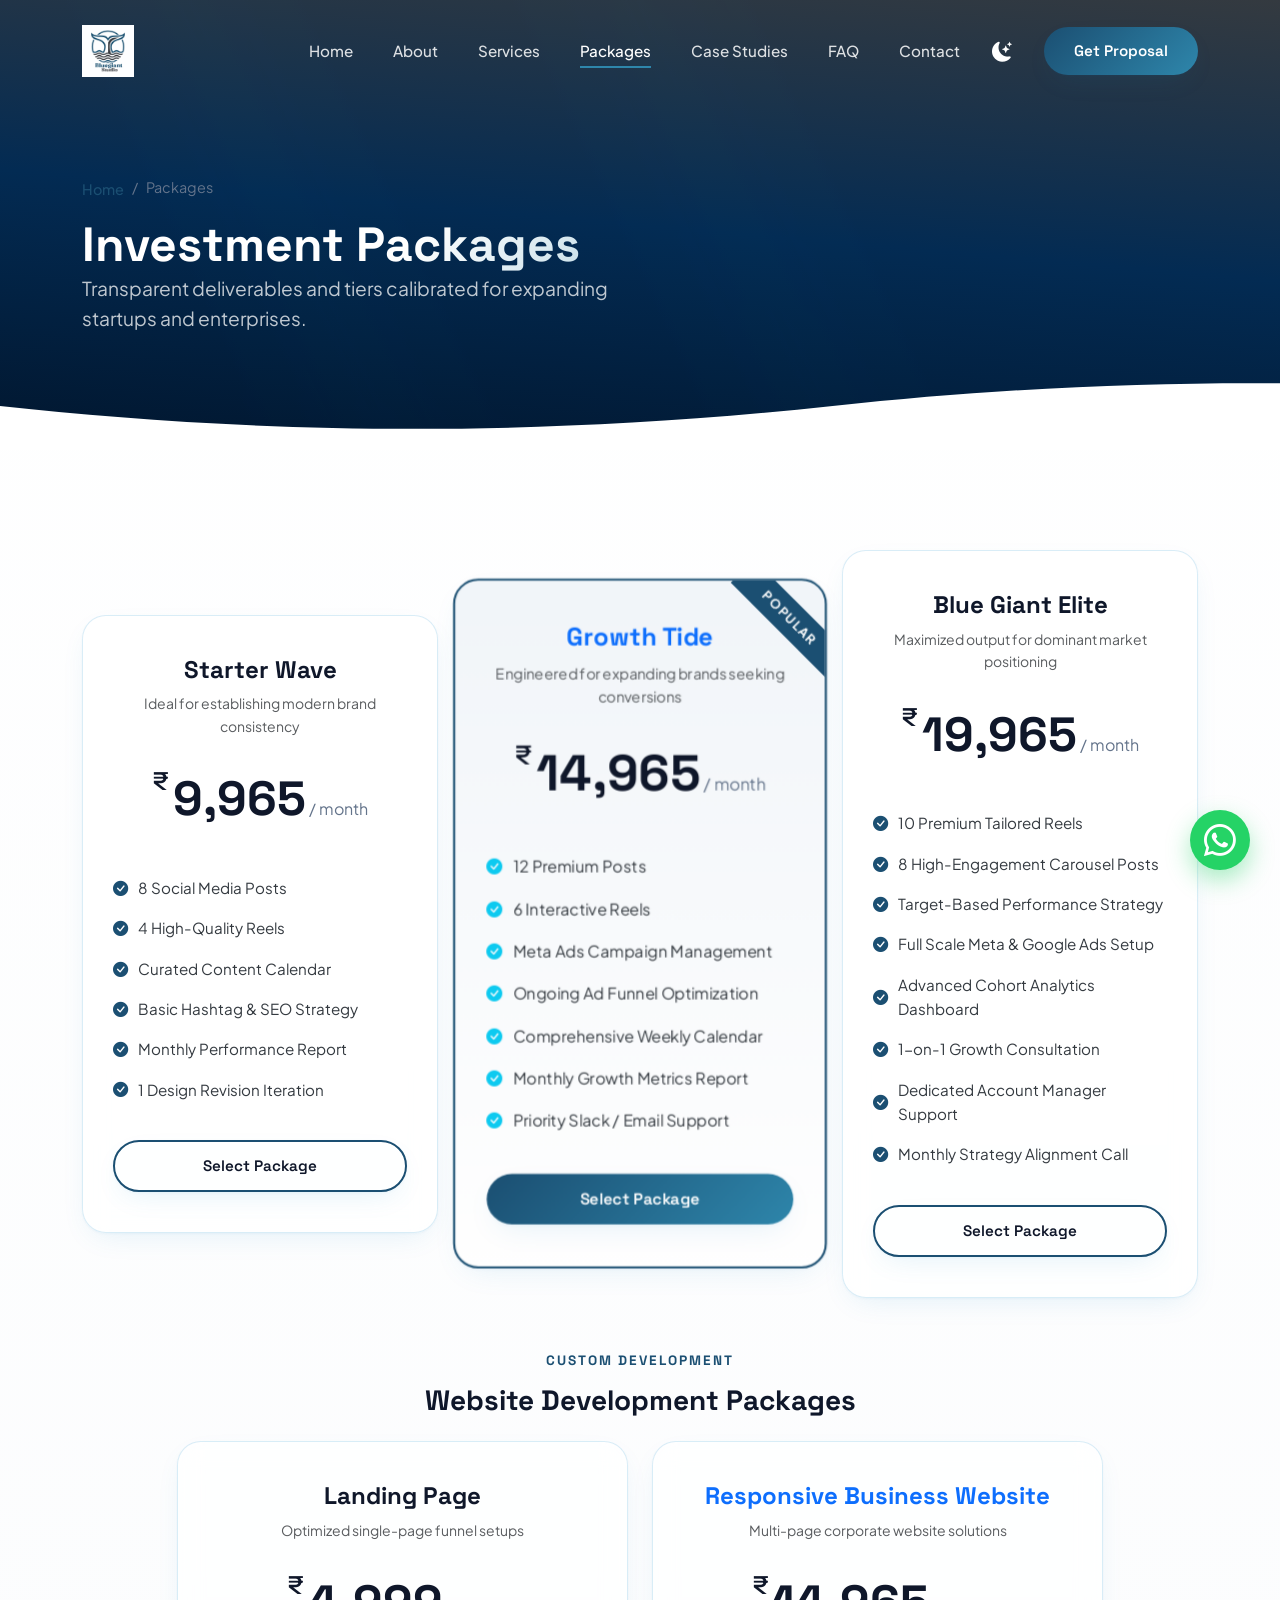
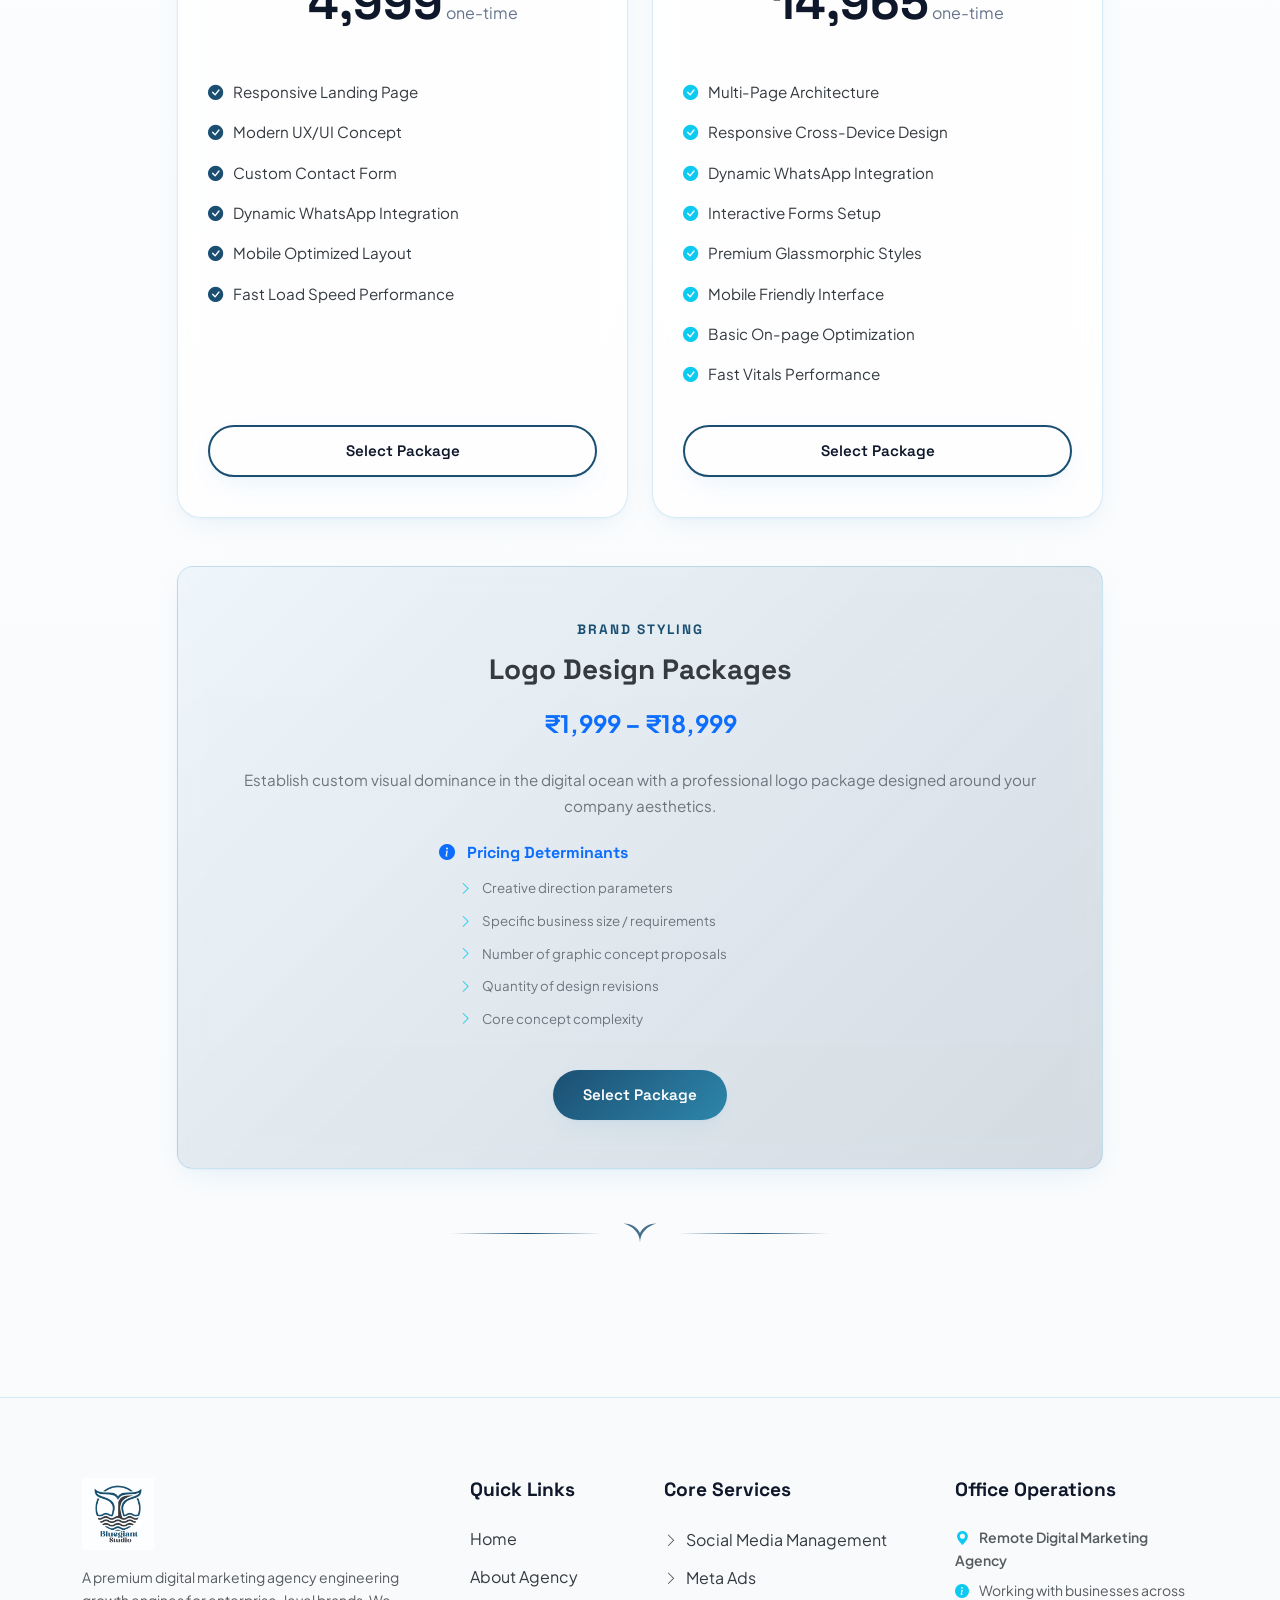
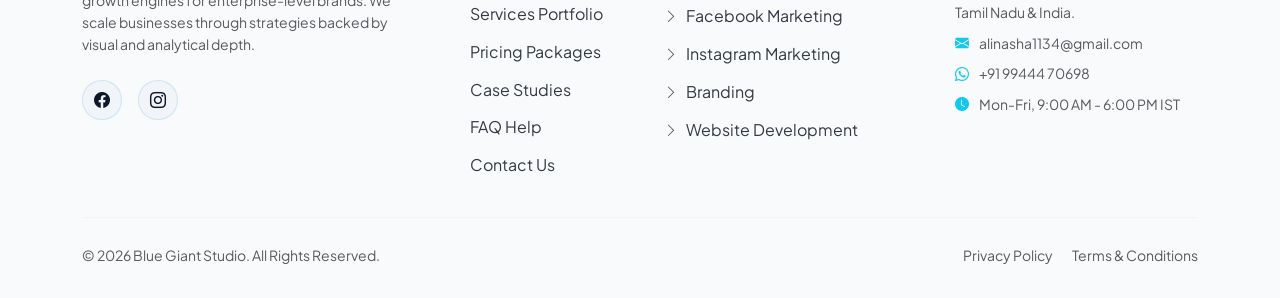
<file: packages.html>
﻿<!DOCTYPE html>
<html lang="en" data-theme="light">
<head>
    <meta charset="UTF-8">
    <meta name="viewport" content="width=device-width, initial-scale=1.0">
    <link rel="icon" type="image/png" href="assets/favicon.png">
    <link rel="apple-touch-icon" href="assets/logo.png">
    <title>Pricing Packages | Digital Marketing Investment Tiers | Blue Giant Studio</title>
    <meta name="description" content="View pricing options at Blue Giant Studio. Starter Wave, Growth Tide, and Blue Giant Elite tiers configured to deliver maximum conversion value for expanding businesses.">
    <meta name="keywords" content="digital marketing packages pricing, Meta ads campaign price, SEO package rates, monthly social media management cost">
    <link rel="canonical" href="https://bluegiantstudio.com/packages.html">
    
    <!-- Open Graph -->
    <meta property="og:type" content="website">
    <meta property="og:url" content="https://bluegiantstudio.com/packages.html">
    <meta property="og:title" content="Investment Tiers | Blue Giant Studio | Marketing Pricing">
    <meta property="og:description" content="Choose the capacity your business demands. Clear pricing tiers matching your target growth.">
    <meta property="og:image" content="https://bluegiantstudio.com/assets/og-image.jpg">
    
    <!-- Twitter -->
    <meta name="twitter:card" content="summary_large_image">
    <meta name="twitter:url" content="https://bluegiantstudio.com/packages.html">
    <meta name="twitter:title" content="Pricing Packages | Blue Giant Studio">
    <meta name="twitter:description" content="Clear marketing packages with transparent deliverables. Start scaling your brand now.">
    <meta name="twitter:image" content="https://bluegiantstudio.com/assets/og-image.jpg">
    
    <!-- Robots -->
    <meta name="robots" content="index, follow">

    <!-- Bootstrap & Icons -->
    <link href="https://cdn.jsdelivr.net/npm/bootstrap@5.3.0/dist/css/bootstrap.min.css" rel="stylesheet">
    <link rel="stylesheet" href="https://cdn.jsdelivr.net/npm/bootstrap-icons@1.10.5/font/bootstrap-icons.css">
    
    <!-- Custom Style Sheet -->
    <link rel="stylesheet" href="style.css">
</head>
<body class="ocean-bg">

    <!-- Page Transition Overlay -->
    <div id="page-transition-overlay" class="active" aria-hidden="true">
        <div class="wave-transition-layer wave-layer-1"></div>
        <div class="wave-transition-layer wave-layer-2"></div>
        <div class="wave-transition-layer wave-layer-3"></div>
        <div class="loader-whale-animation">
            <svg class="loader-whale-svg" viewBox="0 0 100 100" xmlns="http://www.w3.org/2000/svg">
                <path d="M50,75 C50,55 35,40 15,35 C35,35 45,45 50,55 C55,45 65,35 85,35 C65,40 50,55 50,75 Z" fill="#38bdf8" />
            </svg>
            <p class="text-white mt-3 font-heading fw-semibold">BLUE GIANT STUDIO</p>
        </div>
    </div>

    <!-- Scroll Progress Bar -->
    <div id="scroll-progress" aria-hidden="true"></div>

    

    <!-- NAVBAR -->
    <nav class="navbar navbar-expand-lg custom-navbar" aria-label="Main Navigation">
        <div class="container">
            <a class="navbar-brand navbar-brand-logo" href="index.html" aria-label="Blue Giant Studio Home">
                <img src="assets/logo.png" alt="Blue Giant Studio Logo" class="logo-img">
            </a>
            
            <div class="d-flex align-items-center gap-2 d-lg-none">
                <button class="theme-toggle-btn" id="theme-toggle-mobile" aria-label="Toggle dark/light theme">
                    <i class="bi bi-moon-stars-fill"></i>
                </button>
                <button class="navbar-toggler navbar-toggler-custom" type="button" data-bs-toggle="collapse" data-bs-target="#mainNavbar" aria-controls="mainNavbar" aria-expanded="false" aria-label="Toggle navigation">
                    <span class="toggler-icon-bar"></span>
                    <span class="toggler-icon-bar"></span>
                    <span class="toggler-icon-bar"></span>
                </button>
            </div>

            <div class="collapse navbar-collapse navbar-collapse-custom justify-content-end" id="mainNavbar">
                <ul class="navbar-nav align-items-lg-center gap-2">
                    <li class="nav-item"><a class="nav-link-custom" href="index.html">Home</a></li>
                    <li class="nav-item"><a class="nav-link-custom" href="about.html">About</a></li>
                    <li class="nav-item"><a class="nav-link-custom" href="services.html">Services</a></li>
                    <li class="nav-item"><a class="nav-link-custom active" href="packages.html" aria-current="page">Packages</a></li>
                    <li class="nav-item"><a class="nav-link-custom" href="case-studies.html">Case Studies</a></li>
                    <li class="nav-item"><a class="nav-link-custom" href="faq.html">FAQ</a></li>
                    <li class="nav-item"><a class="nav-link-custom" href="contact.html">Contact</a></li>
                    <li class="nav-item d-none d-lg-block">
                        <button class="theme-toggle-btn" id="theme-toggle" aria-label="Toggle dark/light theme">
                            <i class="bi bi-moon-stars-fill"></i>
                        </button>
                    </li>
                    <li class="nav-item ms-lg-3 mt-3 mt-lg-0">
                        <a href="package-submission.html" class="btn-premium btn-premium-primary">Get Proposal</a>
                    </li>
                </ul>
            </div>
        </div>
    </nav>

    <!-- INNER PAGE HERO -->
    <header class="hero-wrapper ocean-gradient-hero" style="min-height: 50vh; padding-top: 140px; padding-bottom: 80px;">
        <div class="bubble-container" aria-hidden="true"></div>
        <div class="light-rays" aria-hidden="true" style="opacity: 0.2;">
            <div class="light-ray light-ray-1"></div>
            <div class="light-ray light-ray-2"></div>
        </div>
        
        <div class="container relative z-2">
            <nav aria-label="breadcrumb">
                <ol class="breadcrumb breadcrumb-custom mb-3">
                    <li class="breadcrumb-item"><a href="index.html">Home</a></li>
                    <li class="breadcrumb-item active" aria-current="page">Packages</li>
                </ol>
            </nav>
            <h1 class="hero-title mb-0" style="font-size: 3rem;">Investment Packages</h1>
            <p class="hero-description mb-0">Transparent deliverables and tiers calibrated for expanding startups and enterprises.</p>
        </div>

        <div class="ocean-waves-container" aria-hidden="true">
            <svg class="wave-svg" viewBox="0 0 1200 120" preserveAspectRatio="none">
                <path d="M0,60 C150,90 350,110 600,60 C850,10 1050,30 1200,60 L1200,120 L0,120 Z"></path>
            </svg>
        </div>
    </header>

    <!-- PRICING PACKAGES GRID -->
    <section class="section-padding" aria-label="Pricing Tables">
        <div class="container">
            <div class="row g-4 align-items-center justify-content-center">
                <!-- Package 1: Starter Wave -->
                <div class="col-md-6 col-lg-4">
                    <div class="glass-card pricing-card text-center h-100">
                        <h3 class="h4 font-heading fw-bold mb-2">Starter Wave</h3>
                        <p class="text-muted small">Ideal for establishing modern brand consistency</p>
                        
                        <div class="my-4">
                            <span class="price-currency">₹</span>
                            <span class="price-amount">9,965</span>
                            <span class="price-period">/ month</span>
                        </div>
                        
                        <ul class="pricing-features-list text-start">
                            <li><i class="bi bi-check-circle-fill" aria-hidden="true"></i> 8 Social Media Posts</li>
                            <li><i class="bi bi-check-circle-fill" aria-hidden="true"></i> 4 High-Quality Reels</li>
                            <li><i class="bi bi-check-circle-fill" aria-hidden="true"></i> Curated Content Calendar</li>
                            <li><i class="bi bi-check-circle-fill" aria-hidden="true"></i> Basic Hashtag & SEO Strategy</li>
                            <li><i class="bi bi-check-circle-fill" aria-hidden="true"></i> Monthly Performance Report</li>
                            <li><i class="bi bi-check-circle-fill" aria-hidden="true"></i> 1 Design Revision Iteration</li>
                        </ul>
                        
                        <a href="package-submission.html?package=Starter%20Wave&price=9965" class="btn-premium btn-premium-outline w-100 justify-content-center">Select Package</a>
                    </div>
                </div>

                <!-- Package 2: Growth Tide -->
                <div class="col-md-6 col-lg-4">
                    <div class="glass-card pricing-card popular-tier text-center h-100" style="background: linear-gradient(180deg, var(--bg-tertiary) 0%, var(--bg-primary) 100%);">
                        <div class="pricing-badge" aria-hidden="true">Popular</div>
                        <h3 class="h4 font-heading fw-bold mb-2 text-primary">Growth Tide</h3>
                        <p class="text-muted small">Engineered for expanding brands seeking conversions</p>
                        
                        <div class="my-4">
                            <span class="price-currency">₹</span>
                            <span class="price-amount">14,965</span>
                            <span class="price-period">/ month</span>
                        </div>
                        
                        <ul class="pricing-features-list text-start">
                            <li><i class="bi bi-check-circle-fill text-info" aria-hidden="true"></i> 12 Premium Posts</li>
                            <li><i class="bi bi-check-circle-fill text-info" aria-hidden="true"></i> 6 Interactive Reels</li>
                            <li><i class="bi bi-check-circle-fill text-info" aria-hidden="true"></i> Meta Ads Campaign Management</li>
                            <li><i class="bi bi-check-circle-fill text-info" aria-hidden="true"></i> Ongoing Ad Funnel Optimization</li>
                            <li><i class="bi bi-check-circle-fill text-info" aria-hidden="true"></i> Comprehensive Weekly Calendar</li>
                            <li><i class="bi bi-check-circle-fill text-info" aria-hidden="true"></i> Monthly Growth Metrics Report</li>
                            <li><i class="bi bi-check-circle-fill text-info" aria-hidden="true"></i> Priority Slack / Email Support</li>
                        </ul>
                        
                        <a href="package-submission.html?package=Growth%20Tide&price=14965" class="btn-premium btn-premium-primary w-100 justify-content-center">Select Package</a>
                    </div>
                </div>

                <!-- Package 3: Blue Giant Elite -->
                <div class="col-md-6 col-lg-4">
                    <div class="glass-card pricing-card text-center h-100">
                        <h3 class="h4 font-heading fw-bold mb-2">Blue Giant Elite</h3>
                        <p class="text-muted small">Maximized output for dominant market positioning</p>
                        
                        <div class="my-4">
                            <span class="price-currency">₹</span>
                            <span class="price-amount">19,965</span>
                            <span class="price-period">/ month</span>
                        </div>
                        
                        <ul class="pricing-features-list text-start">
                            <li><i class="bi bi-check-circle-fill" aria-hidden="true"></i> 10 Premium Tailored Reels</li>
                            <li><i class="bi bi-check-circle-fill" aria-hidden="true"></i> 8 High-Engagement Carousel Posts</li>
                            <li><i class="bi bi-check-circle-fill" aria-hidden="true"></i> Target-Based Performance Strategy</li>
                            <li><i class="bi bi-check-circle-fill" aria-hidden="true"></i> Full Scale Meta & Google Ads Setup</li>
                            <li><i class="bi bi-check-circle-fill" aria-hidden="true"></i> Advanced Cohort Analytics Dashboard</li>
                            <li><i class="bi bi-check-circle-fill" aria-hidden="true"></i> 1-on-1 Growth Consultation</li>
                            <li><i class="bi bi-check-circle-fill" aria-hidden="true"></i> Dedicated Account Manager Support</li>
                            <li><i class="bi bi-check-circle-fill" aria-hidden="true"></i> Monthly Strategy Alignment Call</li>
                        </ul>
                        
                        <a href="package-submission.html?package=Blue%20Giant%20Elite&price=19965" class="btn-premium btn-premium-outline w-100 justify-content-center">Select Package</a>
                    </div>
                </div>
            </div>

            <!-- Website Development Packages (Separate Section) -->
            <div class="text-center mt-5 mb-4">
                <span class="section-tag">Custom Development</span>
                <h3 class="h3 font-heading fw-bold">Website Development Packages</h3>
            </div>

            <div class="row g-4 align-items-stretch justify-content-center">
                <!-- Package 4: Landing Page -->
                <div class="col-md-6 col-lg-5">
                    <div class="glass-card pricing-card text-center h-100 d-flex flex-column justify-content-between">
                        <div>
                            <h4 class="h4 font-heading fw-bold mb-2">Landing Page</h4>
                            <p class="text-muted small">Optimized single-page funnel setups</p>
                            <div class="my-4">
                                <span class="price-currency">₹</span>
                                <span class="price-amount">4,999</span>
                                <span class="price-period">one-time</span>
                            </div>
                            <ul class="pricing-features-list text-start">
                                <li><i class="bi bi-check-circle-fill" aria-hidden="true"></i> Responsive Landing Page</li>
                                <li><i class="bi bi-check-circle-fill" aria-hidden="true"></i> Modern UX/UI Concept</li>
                                <li><i class="bi bi-check-circle-fill" aria-hidden="true"></i> Custom Contact Form</li>
                                <li><i class="bi bi-check-circle-fill" aria-hidden="true"></i> Dynamic WhatsApp Integration</li>
                                <li><i class="bi bi-check-circle-fill" aria-hidden="true"></i> Mobile Optimized Layout</li>
                                <li><i class="bi bi-check-circle-fill" aria-hidden="true"></i> Fast Load Speed Performance</li>
                            </ul>
                        </div>
                        <a href="package-submission.html?package=Landing%20Page&price=4999" class="btn-premium btn-premium-outline w-100 justify-content-center mt-auto">Select Package</a>
                    </div>
                </div>

                <!-- Package 5: Responsive Business Website -->
                <div class="col-md-6 col-lg-5">
                    <div class="glass-card pricing-card text-center h-100 d-flex flex-column justify-content-between">
                        <div>
                            <h4 class="h4 font-heading fw-bold mb-2 text-primary">Responsive Business Website</h4>
                            <p class="text-muted small">Multi-page corporate website solutions</p>
                            <div class="my-4">
                                <span class="price-currency">₹</span>
                                <span class="price-amount">14,965</span>
                                <span class="price-period">one-time</span>
                            </div>
                            <ul class="pricing-features-list text-start">
                                <li><i class="bi bi-check-circle-fill text-info" aria-hidden="true"></i> Multi-Page Architecture</li>
                                <li><i class="bi bi-check-circle-fill text-info" aria-hidden="true"></i> Responsive Cross-Device Design</li>
                                <li><i class="bi bi-check-circle-fill text-info" aria-hidden="true"></i> Dynamic WhatsApp Integration</li>
                                <li><i class="bi bi-check-circle-fill text-info" aria-hidden="true"></i> Interactive Forms Setup</li>
                                <li><i class="bi bi-check-circle-fill text-info" aria-hidden="true"></i> Premium Glassmorphic Styles</li>
                                <li><i class="bi bi-check-circle-fill text-info" aria-hidden="true"></i> Mobile Friendly Interface</li>
                                <li><i class="bi bi-check-circle-fill text-info" aria-hidden="true"></i> Basic On-page Optimization</li>
                                <li><i class="bi bi-check-circle-fill text-info" aria-hidden="true"></i> Fast Vitals Performance</li>
                            </ul>
                        </div>
                        <a href="package-submission.html?package=Responsive%20Business%20Website&price=14965" class="btn-premium btn-premium-outline w-100 justify-content-center mt-auto">Select Package</a>
                    </div>
                </div>
            </div>

            <!-- Logo Design Packages (Separate Section) -->
            <div class="row justify-content-center mt-5">
                <div class="col-lg-10">
                    <div class="glass-card p-5 logo-packages-info text-center" style="background: linear-gradient(135deg, rgba(2,132,199,0.05) 0%, rgba(3,43,83,0.15) 100%);">
                        <span class="section-tag">Brand Styling</span>
                        <h3 class="h3 font-heading fw-bold mb-3">Logo Design Packages</h3>
                        <div class="fs-4 fw-bold text-primary mb-4">₹1,999 – ₹18,999</div>
                        
                        <p class="max-width-600 mx-auto text-secondary mb-4">
                            Establish custom visual dominance in the digital ocean with a professional logo package designed around your company aesthetics.
                        </p>
                        
                        <div class="row text-start justify-content-center">
                            <div class="col-md-6">
                                <h4 class="h6 font-heading fw-bold text-primary mb-2"><i class="bi bi-info-circle-fill me-2"></i> Pricing Determinants</h4>
                                <ul class="small text-secondary list-unstyled">
                                    <li><i class="bi bi-chevron-right me-2 text-info"></i> Creative direction parameters</li>
                                    <li><i class="bi bi-chevron-right me-2 text-info"></i> Specific business size / requirements</li>
                                    <li><i class="bi bi-chevron-right me-2 text-info"></i> Number of graphic concept proposals</li>
                                    <li><i class="bi bi-chevron-right me-2 text-info"></i> Quantity of design revisions</li>
                                    <li><i class="bi bi-chevron-right me-2 text-info"></i> Core concept complexity</li>
                                </ul>
                            </div>
                        </div>
                        
                        <div class="mt-4">
                            <a href="package-submission.html?package=Logo%20Design%20Package&price=Custom" class="btn-premium btn-premium-primary">Select Package</a>
                        </div>
                    </div>
                </div>
            </div>

            <!-- Whale tail divider -->
            <div class="whale-divider" aria-hidden="true">
                <svg class="whale-tail-svg" viewBox="0 0 100 100" xmlns="http://www.w3.org/2000/svg">
                    <path d="M50,70 C50,50 35,35 15,30 C35,30 45,40 50,50 C55,40 65,30 85,30 C65,35 50,50 50,70 Z" />
                </svg>
            </div>
        </div>
    </section>

        <!-- FOOTER SECTION -->
    <footer class="footer-main" aria-label="Footer Menu">
        <div class="container">
            <div class="row g-5">
                <div class="col-lg-4 col-md-6">
                    <a class="navbar-brand-logo mb-3" href="index.html" aria-label="Blue Giant Studio Home">
                        <img src="assets/logo.png" alt="Blue Giant Studio Logo" class="logo-img logo-img-footer">
                    </a>
                    <p class="small text-muted mt-3">
                        A premium digital marketing agency engineering growth engines for enterprise-level brands. We scale businesses through strategies backed by visual and analytical depth.
                    </p>
                    <div class="d-flex gap-3 mt-4">
                        <a href="https://www.facebook.com/profile.php?id=61590976967898" class="social-circle-link" aria-label="Facebook Profile" target="_blank" rel="noopener"><i class="bi bi-facebook"></i></a>
                        <a href="https://www.instagram.com/bluegiant_studio/" class="social-circle-link" aria-label="Instagram Profile" target="_blank" rel="noopener"><i class="bi bi-instagram"></i></a>
                    </div>
                </div>
                
                <div class="col-lg-2 col-md-6 col-6">
                    <h3 class="footer-heading">Quick Links</h3>
                    <ul class="footer-links">
                        <li><a href="index.html">Home</a></li>
                        <li><a href="about.html">About Agency</a></li>
                        <li><a href="services.html">Services Portfolio</a></li>
                        <li><a href="packages.html">Pricing Packages</a></li>
                        <li><a href="case-studies.html">Case Studies</a></li>
                        <li><a href="faq.html">FAQ Help</a></li>
                        <li><a href="contact.html">Contact Us</a></li>
                    </ul>
                </div>
                
                <div class="col-lg-3 col-md-6 col-6">
                    <h3 class="footer-heading">Core Services</h3>
                    <ul class="footer-links">
                        <li><a href="services.html"><i class="bi bi-chevron-right text-muted small"></i> Social Media Management</a></li>
                        <li><a href="services.html"><i class="bi bi-chevron-right text-muted small"></i> Meta Ads</a></li>
                        <li><a href="services.html"><i class="bi bi-chevron-right text-muted small"></i> Facebook Marketing</a></li>
                        <li><a href="services.html"><i class="bi bi-chevron-right text-muted small"></i> Instagram Marketing</a></li>
                        <li><a href="services.html"><i class="bi bi-chevron-right text-muted small"></i> Branding</a></li>
                        <li><a href="services.html"><i class="bi bi-chevron-right text-muted small"></i> Website Development</a></li>
                    </ul>
                </div>
                
                <div class="col-lg-3 col-md-6">
                    <h3 class="footer-heading">Office Operations</h3>
                    <p class="small text-muted mb-2 fw-semibold"><i class="bi bi-geo-alt-fill text-info me-2"></i> Remote Digital Marketing Agency</p>
                    <p class="small text-muted mb-2"><i class="bi bi-info-circle-fill text-info me-2"></i> Working with businesses across Tamil Nadu & India.</p>
                    <p class="small text-muted mb-2"><i class="bi bi-envelope-fill text-info me-2"></i> alinasha1134@gmail.com</p>
                    <p class="small text-muted mb-2"><i class="bi bi-whatsapp text-info me-2"></i> +91 99444 70698</p>
                    <p class="small text-muted"><i class="bi bi-clock-fill text-info me-2"></i> Mon-Fri, 9:00 AM - 6:00 PM IST</p>
                </div>
            </div>
            
            <hr class="my-4" style="border-color: var(--glass-border);">
            
            <div class="row align-items-center">
                <div class="col-md-6 text-center text-md-start">
                    <p class="small text-muted mb-0">&copy; 2026 Blue Giant Studio. All Rights Reserved.</p>
                </div>
                <div class="col-md-6 text-center text-md-end mt-2 mt-md-0">
                    <a href="privacy-policy.html" class="small text-muted me-3">Privacy Policy</a>
                    <a href="terms-conditions.html" class="small text-muted">Terms & Conditions</a>
                </div>
            </div>
        </div>
    </footer>

    <!-- Floating WhatsApp Button -->
    <a href="https://wa.me/919944470698" class="whatsapp-float whatsapp-btn" aria-label="Contact Blue Giant Studio on WhatsApp">
        <i class="bi bi-whatsapp"></i>
    </a>
    
    <!-- Back to Top Button -->
    <button id="back-to-top" class="back-to-top-btn" aria-label="Back to Top">
        <i class="bi bi-arrow-up-short"></i>
    </button>

    <!-- Bootstrap 5 Bundle JS CDN -->
    <script src="https://cdn.jsdelivr.net/npm/bootstrap@5.3.0/dist/js/bootstrap.bundle.min.js"></script>
    <script src="script.js"></script>
</body>
</html>
</file>
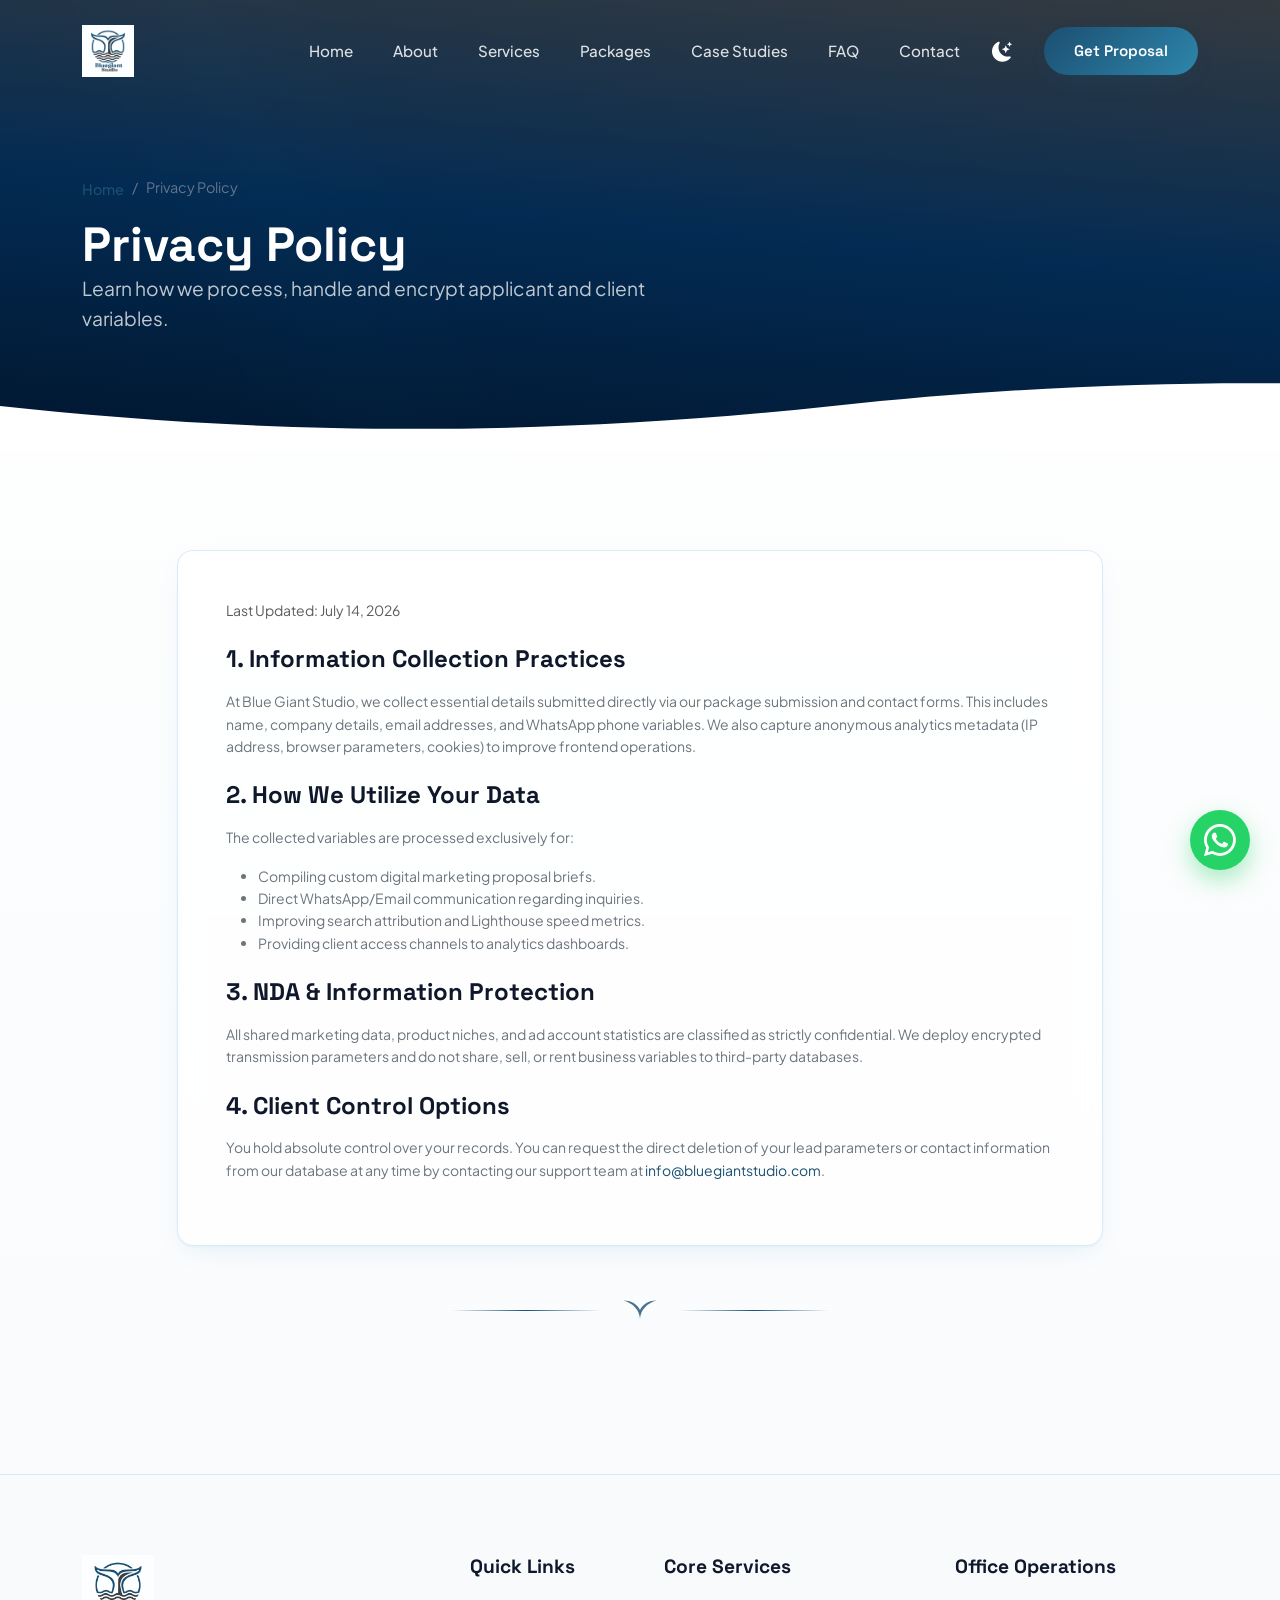
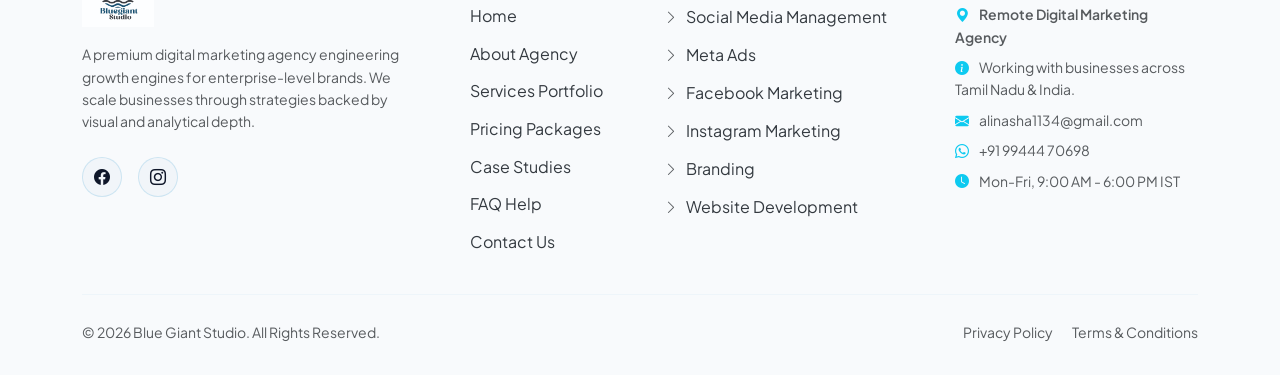
<file: privacy-policy.html>
﻿<!DOCTYPE html>
<html lang="en" data-theme="light">
<head>
    <meta charset="UTF-8">
    <meta name="viewport" content="width=device-width, initial-scale=1.0">
    <link rel="icon" type="image/png" href="assets/favicon.png">
    <link rel="apple-touch-icon" href="assets/logo.png">
    <title>Privacy Policy | Blue Giant Studio Compliance</title>
    <meta name="description" content="Read our privacy practices. Learn how Blue Giant Studio collects, logs, processes, and protects visitor and corporate client data.">
    <link rel="canonical" href="https://bluegiantstudio.com/privacy-policy.html">
    <meta name="robots" content="noindex, follow">

    <!-- Bootstrap & Icons -->
    <link href="https://cdn.jsdelivr.net/npm/bootstrap@5.3.0/dist/css/bootstrap.min.css" rel="stylesheet">
    <link rel="stylesheet" href="https://cdn.jsdelivr.net/npm/bootstrap-icons@1.10.5/font/bootstrap-icons.css">
    
    <!-- Custom Style Sheet -->
    <link rel="stylesheet" href="style.css">
</head>
<body class="ocean-bg">

    <!-- Page Transition Overlay -->
    <div id="page-transition-overlay" class="active" aria-hidden="true">
        <div class="wave-transition-layer wave-layer-1"></div>
        <div class="wave-transition-layer wave-layer-2"></div>
        <div class="wave-transition-layer wave-layer-3"></div>
        <div class="loader-whale-animation">
            <svg class="loader-whale-svg" viewBox="0 0 100 100" xmlns="http://www.w3.org/2000/svg">
                <path d="M50,75 C50,55 35,40 15,35 C35,35 45,45 50,55 C55,45 65,35 85,35 C65,40 50,55 50,75 Z" fill="#38bdf8" />
            </svg>
            <p class="text-white mt-3 font-heading fw-semibold">BLUE GIANT STUDIO</p>
        </div>
    </div>

    <!-- Scroll Progress Bar -->
    <div id="scroll-progress" aria-hidden="true"></div>

    

    <!-- NAVBAR -->
    <nav class="navbar navbar-expand-lg custom-navbar" aria-label="Main Navigation">
        <div class="container">
            <a class="navbar-brand navbar-brand-logo" href="index.html" aria-label="Blue Giant Studio Home">
                <img src="assets/logo.png" alt="Blue Giant Studio Logo" class="logo-img">
            </a>
            
            <div class="d-flex align-items-center gap-2 d-lg-none">
                <button class="theme-toggle-btn" id="theme-toggle-mobile" aria-label="Toggle theme">
                    <i class="bi bi-moon-stars-fill"></i>
                </button>
                <button class="navbar-toggler navbar-toggler-custom" type="button" data-bs-toggle="collapse" data-bs-target="#mainNavbar" aria-controls="mainNavbar" aria-expanded="false" aria-label="Toggle navigation">
                    <span class="toggler-icon-bar"></span>
                    <span class="toggler-icon-bar"></span>
                    <span class="toggler-icon-bar"></span>
                </button>
            </div>

            <div class="collapse navbar-collapse navbar-collapse-custom justify-content-end" id="mainNavbar">
                <ul class="navbar-nav align-items-lg-center gap-2">
                    <li class="nav-item"><a class="nav-link-custom" href="index.html">Home</a></li>
                    <li class="nav-item"><a class="nav-link-custom" href="about.html">About</a></li>
                    <li class="nav-item"><a class="nav-link-custom" href="services.html">Services</a></li>
                    <li class="nav-item"><a class="nav-link-custom" href="packages.html">Packages</a></li>
                    <li class="nav-item"><a class="nav-link-custom" href="case-studies.html">Case Studies</a></li>
                    <li class="nav-item"><a class="nav-link-custom" href="faq.html">FAQ</a></li>
                    <li class="nav-item"><a class="nav-link-custom" href="contact.html">Contact</a></li>
                    <li class="nav-item d-none d-lg-block">
                        <button class="theme-toggle-btn" id="theme-toggle" aria-label="Toggle dark/light theme">
                            <i class="bi bi-moon-stars-fill"></i>
                        </button>
                    </li>
                    <li class="nav-item ms-lg-3 mt-3 mt-lg-0">
                        <a href="package-submission.html" class="btn-premium btn-premium-primary">Get Proposal</a>
                    </li>
                </ul>
            </div>
        </div>
    </nav>

    <!-- INNER PAGE HERO -->
    <header class="hero-wrapper ocean-gradient-hero" style="min-height: 50vh; padding-top: 140px; padding-bottom: 80px;">
        <div class="bubble-container" aria-hidden="true"></div>
        <div class="light-rays" aria-hidden="true" style="opacity: 0.2;">
            <div class="light-ray light-ray-1"></div>
        </div>
        
        <div class="container relative z-2">
            <nav aria-label="breadcrumb">
                <ol class="breadcrumb breadcrumb-custom mb-3">
                    <li class="breadcrumb-item"><a href="index.html">Home</a></li>
                    <li class="breadcrumb-item active" aria-current="page">Privacy Policy</li>
                </ol>
            </nav>
            <h1 class="hero-title mb-0" style="font-size: 3rem;">Privacy Policy</h1>
            <p class="hero-description mb-0">Learn how we process, handle and encrypt applicant and client variables.</p>
        </div>

        <div class="ocean-waves-container" aria-hidden="true">
            <svg class="wave-svg" viewBox="0 0 1200 120" preserveAspectRatio="none">
                <path d="M0,60 C150,90 350,110 600,60 C850,10 1050,30 1200,60 L1200,120 L0,120 Z"></path>
            </svg>
        </div>
    </header>

    <!-- LEGAL CONTENT SECTION -->
    <section class="section-padding" aria-label="Legal Content">
        <div class="container">
            <div class="row justify-content-center">
                <div class="col-lg-10">
                    <div class="glass-card p-5">
                        <p class="small text-muted">Last Updated: July 14, 2026</p>
                        
                        <h2 class="h4 font-heading fw-bold mt-4 mb-3">1. Information Collection Practices</h2>
                        <p class="small text-secondary">
                            At Blue Giant Studio, we collect essential details submitted directly via our package submission and contact forms. This includes name, company details, email addresses, and WhatsApp phone variables. We also capture anonymous analytics metadata (IP address, browser parameters, cookies) to improve frontend operations.
                        </p>

                        <h2 class="h4 font-heading fw-bold mt-4 mb-3">2. How We Utilize Your Data</h2>
                        <p class="small text-secondary">
                            The collected variables are processed exclusively for:
                        </p>
                        <ul class="small text-secondary">
                            <li>Compiling custom digital marketing proposal briefs.</li>
                            <li>Direct WhatsApp/Email communication regarding inquiries.</li>
                            <li>Improving search attribution and Lighthouse speed metrics.</li>
                            <li>Providing client access channels to analytics dashboards.</li>
                        </ul>

                        <h2 class="h4 font-heading fw-bold mt-4 mb-3">3. NDA & Information Protection</h2>
                        <p class="small text-secondary">
                            All shared marketing data, product niches, and ad account statistics are classified as strictly confidential. We deploy encrypted transmission parameters and do not share, sell, or rent business variables to third-party databases.
                        </p>

                        <h2 class="h4 font-heading fw-bold mt-4 mb-3">4. Client Control Options</h2>
                        <p class="small text-secondary">
                            You hold absolute control over your records. You can request the direct deletion of your lead parameters or contact information from our database at any time by contacting our support team at <a href="mailto:info@bluegiantstudio.com">info@bluegiantstudio.com</a>.
                        </p>
                    </div>
                </div>
            </div>
            
            <!-- Whale tail divider -->
            <div class="whale-divider" aria-hidden="true">
                <svg class="whale-tail-svg" viewBox="0 0 100 100" xmlns="http://www.w3.org/2000/svg">
                    <path d="M50,70 C50,50 35,35 15,30 C35,30 45,40 50,50 C55,40 65,30 85,30 C65,35 50,50 50,70 Z" />
                </svg>
            </div>
        </div>
    </section>

        <!-- FOOTER SECTION -->
    <footer class="footer-main" aria-label="Footer Menu">
        <div class="container">
            <div class="row g-5">
                <div class="col-lg-4 col-md-6">
                    <a class="navbar-brand-logo mb-3" href="index.html" aria-label="Blue Giant Studio Home">
                        <img src="assets/logo.png" alt="Blue Giant Studio Logo" class="logo-img logo-img-footer">
                    </a>
                    <p class="small text-muted mt-3">
                        A premium digital marketing agency engineering growth engines for enterprise-level brands. We scale businesses through strategies backed by visual and analytical depth.
                    </p>
                    <div class="d-flex gap-3 mt-4">
                        <a href="https://www.facebook.com/profile.php?id=61590976967898" class="social-circle-link" aria-label="Facebook Profile" target="_blank" rel="noopener"><i class="bi bi-facebook"></i></a>
                        <a href="https://www.instagram.com/bluegiant_studio/" class="social-circle-link" aria-label="Instagram Profile" target="_blank" rel="noopener"><i class="bi bi-instagram"></i></a>
                    </div>
                </div>
                
                <div class="col-lg-2 col-md-6 col-6">
                    <h3 class="footer-heading">Quick Links</h3>
                    <ul class="footer-links">
                        <li><a href="index.html">Home</a></li>
                        <li><a href="about.html">About Agency</a></li>
                        <li><a href="services.html">Services Portfolio</a></li>
                        <li><a href="packages.html">Pricing Packages</a></li>
                        <li><a href="case-studies.html">Case Studies</a></li>
                        <li><a href="faq.html">FAQ Help</a></li>
                        <li><a href="contact.html">Contact Us</a></li>
                    </ul>
                </div>
                
                <div class="col-lg-3 col-md-6 col-6">
                    <h3 class="footer-heading">Core Services</h3>
                    <ul class="footer-links">
                        <li><a href="services.html"><i class="bi bi-chevron-right text-muted small"></i> Social Media Management</a></li>
                        <li><a href="services.html"><i class="bi bi-chevron-right text-muted small"></i> Meta Ads</a></li>
                        <li><a href="services.html"><i class="bi bi-chevron-right text-muted small"></i> Facebook Marketing</a></li>
                        <li><a href="services.html"><i class="bi bi-chevron-right text-muted small"></i> Instagram Marketing</a></li>
                        <li><a href="services.html"><i class="bi bi-chevron-right text-muted small"></i> Branding</a></li>
                        <li><a href="services.html"><i class="bi bi-chevron-right text-muted small"></i> Website Development</a></li>
                    </ul>
                </div>
                
                <div class="col-lg-3 col-md-6">
                    <h3 class="footer-heading">Office Operations</h3>
                    <p class="small text-muted mb-2 fw-semibold"><i class="bi bi-geo-alt-fill text-info me-2"></i> Remote Digital Marketing Agency</p>
                    <p class="small text-muted mb-2"><i class="bi bi-info-circle-fill text-info me-2"></i> Working with businesses across Tamil Nadu & India.</p>
                    <p class="small text-muted mb-2"><i class="bi bi-envelope-fill text-info me-2"></i> alinasha1134@gmail.com</p>
                    <p class="small text-muted mb-2"><i class="bi bi-whatsapp text-info me-2"></i> +91 99444 70698</p>
                    <p class="small text-muted"><i class="bi bi-clock-fill text-info me-2"></i> Mon-Fri, 9:00 AM - 6:00 PM IST</p>
                </div>
            </div>
            
            <hr class="my-4" style="border-color: var(--glass-border);">
            
            <div class="row align-items-center">
                <div class="col-md-6 text-center text-md-start">
                    <p class="small text-muted mb-0">&copy; 2026 Blue Giant Studio. All Rights Reserved.</p>
                </div>
                <div class="col-md-6 text-center text-md-end mt-2 mt-md-0">
                    <a href="privacy-policy.html" class="small text-muted me-3">Privacy Policy</a>
                    <a href="terms-conditions.html" class="small text-muted">Terms & Conditions</a>
                </div>
            </div>
        </div>
    </footer>

    <!-- Floating WhatsApp Button -->
    <a href="https://wa.me/919944470698" class="whatsapp-float" target="_blank" rel="noopener" aria-label="Contact Blue Giant Studio on WhatsApp">
        <i class="bi bi-whatsapp"></i>
    </a>
    
    <!-- Back to Top Button -->
    <button id="back-to-top" class="back-to-top-btn" aria-label="Back to Top">
        <i class="bi bi-arrow-up-short"></i>
    </button>

    <!-- Bootstrap 5 Bundle JS CDN -->
    <script src="https://cdn.jsdelivr.net/npm/bootstrap@5.3.0/dist/js/bootstrap.bundle.min.js"></script>
    <script src="script.js"></script>
</body>
</html>
</file>
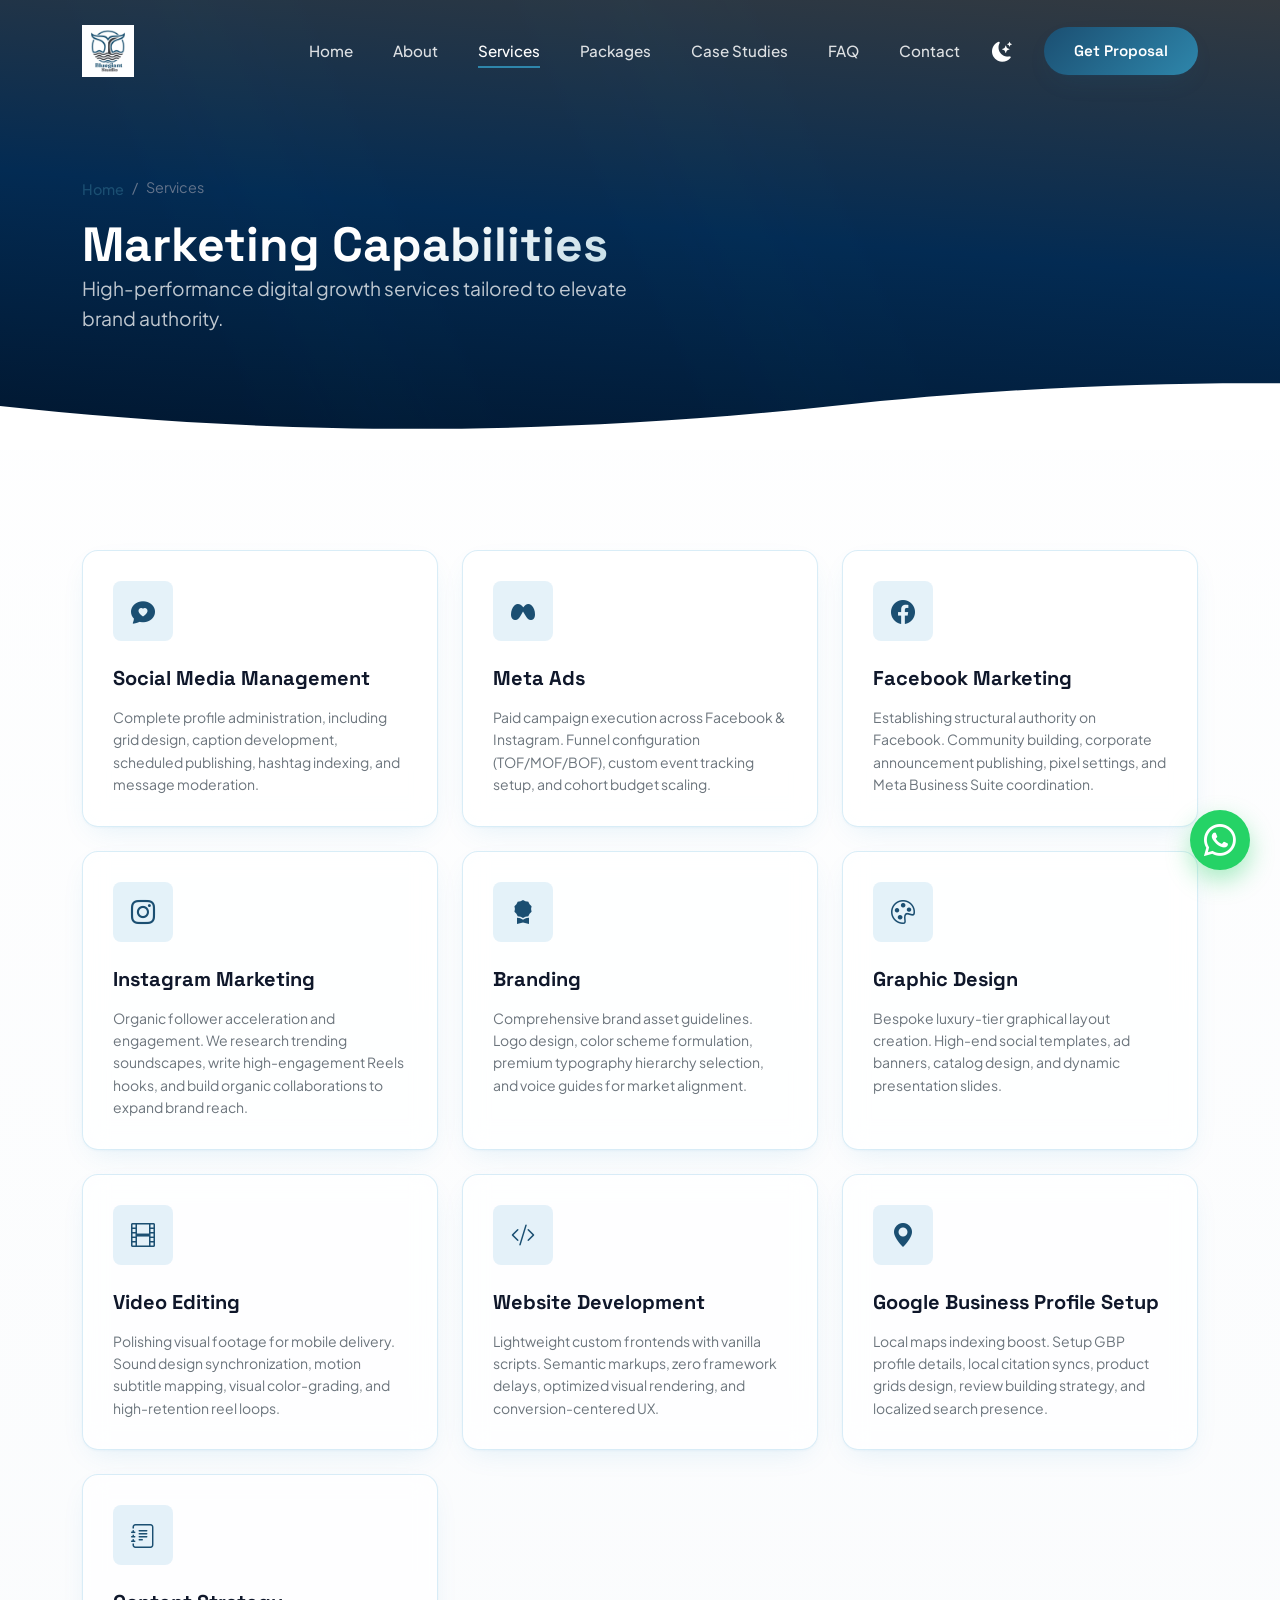
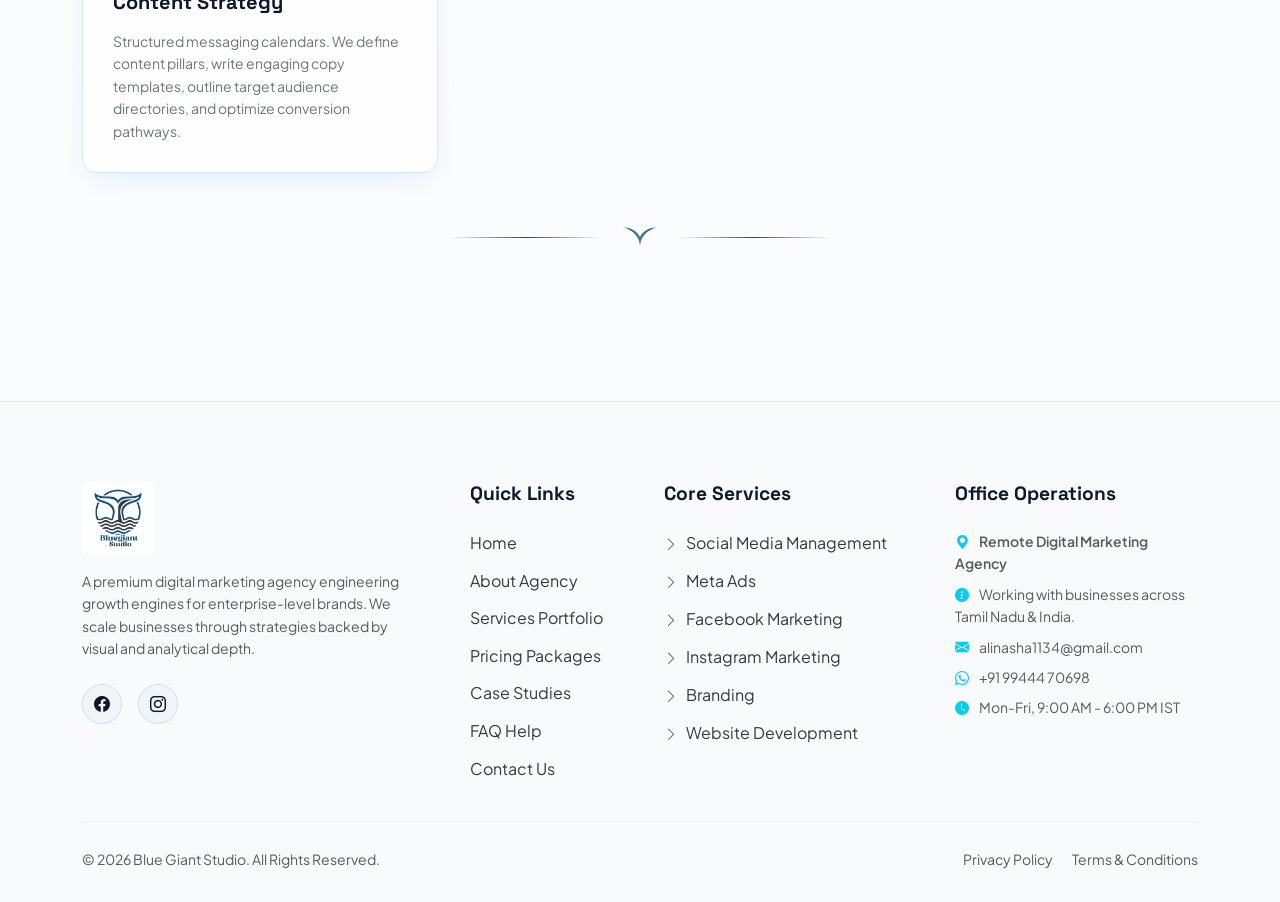
<file: services.html>
﻿<!DOCTYPE html>
<html lang="en" data-theme="light">
<head>
    <meta charset="UTF-8">
    <meta name="viewport" content="width=device-width, initial-scale=1.0">
    <link rel="icon" type="image/png" href="assets/favicon.png">
    <link rel="apple-touch-icon" href="assets/logo.png">
    <title>Bespoke Digital Marketing Services | Blue Giant Studio</title>
    <meta name="description" content="Explore Blue Giant Studio's 12 specialized growth channels. We design premium Meta Ads, Google Ads, SEO strategies, content creation, brand design, and fast custom websites.">
    <meta name="keywords" content="Meta ads management, Google Ads, local SEO services, social media marketing, content copywriting, graphic design, video editing reels, website optimization, local GBP optimization">
    <link rel="canonical" href="https://bluegiantstudio.com/services.html">
    
    <!-- Open Graph -->
    <meta property="og:type" content="website">
    <meta property="og:url" content="https://bluegiantstudio.com/services.html">
    <meta property="og:title" content="Bespoke Digital Marketing Services | Blue Giant Studio">
    <meta property="og:description" content="Scale your business. Explore our full suite of professional advertising, creative production, and technical SEO solutions.">
    <meta property="og:image" content="https://bluegiantstudio.com/assets/og-image.jpg">
    
    <!-- Twitter -->
    <meta name="twitter:card" content="summary_large_image">
    <meta name="twitter:url" content="https://bluegiantstudio.com/services.html">
    <meta name="twitter:title" content="Bespoke Marketing Services | Blue Giant Studio">
    <meta name="twitter:description" content="Custom-crafted marketing channels targeting premium conversion growth. Explore all services.">
    <meta name="twitter:image" content="https://bluegiantstudio.com/assets/og-image.jpg">
    
    <!-- Robots -->
    <meta name="robots" content="index, follow">

    <!-- Bootstrap & Icons -->
    <link href="https://cdn.jsdelivr.net/npm/bootstrap@5.3.0/dist/css/bootstrap.min.css" rel="stylesheet">
    <link rel="stylesheet" href="https://cdn.jsdelivr.net/npm/bootstrap-icons@1.10.5/font/bootstrap-icons.css">
    
    <!-- Custom Style Sheet -->
    <link rel="stylesheet" href="style.css">
</head>
<body class="ocean-bg">

    <!-- Page Transition Overlay -->
    <div id="page-transition-overlay" class="active" aria-hidden="true">
        <div class="wave-transition-layer wave-layer-1"></div>
        <div class="wave-transition-layer wave-layer-2"></div>
        <div class="wave-transition-layer wave-layer-3"></div>
        <div class="loader-whale-animation">
            <svg class="loader-whale-svg" viewBox="0 0 100 100" xmlns="http://www.w3.org/2000/svg">
                <path d="M50,75 C50,55 35,40 15,35 C35,35 45,45 50,55 C55,45 65,35 85,35 C65,40 50,55 50,75 Z" fill="#38bdf8" />
            </svg>
            <p class="text-white mt-3 font-heading fw-semibold">BLUE GIANT STUDIO</p>
        </div>
    </div>

    <!-- Scroll Progress Bar -->
    <div id="scroll-progress" aria-hidden="true"></div>

    

    <!-- NAVBAR -->
    <nav class="navbar navbar-expand-lg custom-navbar" aria-label="Main Navigation">
        <div class="container">
            <a class="navbar-brand navbar-brand-logo" href="index.html" aria-label="Blue Giant Studio Home">
                <img src="assets/logo.png" alt="Blue Giant Studio Logo" class="logo-img">
            </a>
            
            <div class="d-flex align-items-center gap-2 d-lg-none">
                <button class="theme-toggle-btn" id="theme-toggle-mobile" aria-label="Toggle dark/light theme">
                    <i class="bi bi-moon-stars-fill"></i>
                </button>
                <button class="navbar-toggler navbar-toggler-custom" type="button" data-bs-toggle="collapse" data-bs-target="#mainNavbar" aria-controls="mainNavbar" aria-expanded="false" aria-label="Toggle navigation">
                    <span class="toggler-icon-bar"></span>
                    <span class="toggler-icon-bar"></span>
                    <span class="toggler-icon-bar"></span>
                </button>
            </div>

            <div class="collapse navbar-collapse navbar-collapse-custom justify-content-end" id="mainNavbar">
                <ul class="navbar-nav align-items-lg-center gap-2">
                    <li class="nav-item"><a class="nav-link-custom" href="index.html">Home</a></li>
                    <li class="nav-item"><a class="nav-link-custom" href="about.html">About</a></li>
                    <li class="nav-item"><a class="nav-link-custom active" href="services.html" aria-current="page">Services</a></li>
                    <li class="nav-item"><a class="nav-link-custom" href="packages.html">Packages</a></li>
                    <li class="nav-item"><a class="nav-link-custom" href="case-studies.html">Case Studies</a></li>
                    <li class="nav-item"><a class="nav-link-custom" href="faq.html">FAQ</a></li>
                    <li class="nav-item"><a class="nav-link-custom" href="contact.html">Contact</a></li>
                    <li class="nav-item d-none d-lg-block">
                        <button class="theme-toggle-btn" id="theme-toggle" aria-label="Toggle dark/light theme">
                            <i class="bi bi-moon-stars-fill"></i>
                        </button>
                    </li>
                    <li class="nav-item ms-lg-3 mt-3 mt-lg-0">
                        <a href="package-submission.html" class="btn-premium btn-premium-primary">Get Proposal</a>
                    </li>
                </ul>
            </div>
        </div>
    </nav>

    <!-- INNER PAGE HERO -->
    <header class="hero-wrapper ocean-gradient-hero" style="min-height: 50vh; padding-top: 140px; padding-bottom: 80px;">
        <div class="bubble-container" aria-hidden="true"></div>
        <div class="light-rays" aria-hidden="true" style="opacity: 0.2;">
            <div class="light-ray light-ray-1"></div>
            <div class="light-ray light-ray-2"></div>
        </div>
        
        <div class="container relative z-2">
            <nav aria-label="breadcrumb">
                <ol class="breadcrumb breadcrumb-custom mb-3">
                    <li class="breadcrumb-item"><a href="index.html">Home</a></li>
                    <li class="breadcrumb-item active" aria-current="page">Services</li>
                </ol>
            </nav>
            <h1 class="hero-title mb-0" style="font-size: 3rem;">Marketing Capabilities</h1>
            <p class="hero-description mb-0">High-performance digital growth services tailored to elevate brand authority.</p>
        </div>

        <div class="ocean-waves-container" aria-hidden="true">
            <svg class="wave-svg" viewBox="0 0 1200 120" preserveAspectRatio="none">
                <path d="M0,60 C150,90 350,110 600,60 C850,10 1050,30 1200,60 L1200,120 L0,120 Z"></path>
            </svg>
        </div>
    </header>

    <!-- SERVICES FULL GRID SECTION -->
    <section class="section-padding" aria-label="Bespoke Services Catalog">
        <div class="container">
            <div class="row g-4">
                <!-- 1. Social Media Management -->
                <div class="col-md-6 col-lg-4">
                    <div class="glass-card h-100">
                        <div class="service-icon-box"><i class="bi bi-chat-heart-fill"></i></div>
                        <h3 class="h5 font-heading fw-bold mb-3">Social Media Management</h3>
                        <p class="small text-secondary mb-0">Complete profile administration, including grid design, caption development, scheduled publishing, hashtag indexing, and message moderation.</p>
                    </div>
                </div>
                <!-- 2. Meta Ads -->
                <div class="col-md-6 col-lg-4">
                    <div class="glass-card h-100">
                        <div class="service-icon-box"><i class="bi bi-meta"></i></div>
                        <h3 class="h5 font-heading fw-bold mb-3">Meta Ads</h3>
                        <p class="small text-secondary mb-0">Paid campaign execution across Facebook & Instagram. Funnel configuration (TOF/MOF/BOF), custom event tracking setup, and cohort budget scaling.</p>
                    </div>
                </div>
                <!-- 3. Facebook Marketing -->
                <div class="col-md-6 col-lg-4">
                    <div class="glass-card h-100">
                        <div class="service-icon-box"><i class="bi bi-facebook"></i></div>
                        <h3 class="h5 font-heading fw-bold mb-3">Facebook Marketing</h3>
                        <p class="small text-secondary mb-0">Establishing structural authority on Facebook. Community building, corporate announcement publishing, pixel settings, and Meta Business Suite coordination.</p>
                    </div>
                </div>
                <!-- 4. Instagram Marketing -->
                <div class="col-md-6 col-lg-4">
                    <div class="glass-card h-100">
                        <div class="service-icon-box"><i class="bi bi-instagram"></i></div>
                        <h3 class="h5 font-heading fw-bold mb-3">Instagram Marketing</h3>
                        <p class="small text-secondary mb-0">Organic follower acceleration and engagement. We research trending soundscapes, write high-engagement Reels hooks, and build organic collaborations to expand brand reach.</p>
                    </div>
                </div>
                <!-- 5. Branding -->
                <div class="col-md-6 col-lg-4">
                    <div class="glass-card h-100">
                        <div class="service-icon-box"><i class="bi bi-award-fill"></i></div>
                        <h3 class="h5 font-heading fw-bold mb-3">Branding</h3>
                        <p class="small text-secondary mb-0">Comprehensive brand asset guidelines. Logo design, color scheme formulation, premium typography hierarchy selection, and voice guides for market alignment.</p>
                    </div>
                </div>
                <!-- 6. Graphic Design -->
                <div class="col-md-6 col-lg-4">
                    <div class="glass-card h-100">
                        <div class="service-icon-box"><i class="bi bi-palette"></i></div>
                        <h3 class="h5 font-heading fw-bold mb-3">Graphic Design</h3>
                        <p class="small text-secondary mb-0">Bespoke luxury-tier graphical layout creation. High-end social templates, ad banners, catalog design, and dynamic presentation slides.</p>
                    </div>
                </div>
                <!-- 7. Video Editing -->
                <div class="col-md-6 col-lg-4">
                    <div class="glass-card h-100">
                        <div class="service-icon-box"><i class="bi bi-film"></i></div>
                        <h3 class="h5 font-heading fw-bold mb-3">Video Editing</h3>
                        <p class="small text-secondary mb-0">Polishing visual footage for mobile delivery. Sound design synchronization, motion subtitle mapping, visual color-grading, and high-retention reel loops.</p>
                    </div>
                </div>
                <!-- 8. Website Development -->
                <div class="col-md-6 col-lg-4">
                    <div class="glass-card h-100">
                        <div class="service-icon-box"><i class="bi bi-code-slash"></i></div>
                        <h3 class="h5 font-heading fw-bold mb-3">Website Development</h3>
                        <p class="small text-secondary mb-0">Lightweight custom frontends with vanilla scripts. Semantic markups, zero framework delays, optimized visual rendering, and conversion-centered UX.</p>
                    </div>
                </div>
                <!-- 9. Google Business Profile Setup -->
                <div class="col-md-6 col-lg-4">
                    <div class="glass-card h-100">
                        <div class="service-icon-box"><i class="bi bi-geo-alt-fill"></i></div>
                        <h3 class="h5 font-heading fw-bold mb-3">Google Business Profile Setup</h3>
                        <p class="small text-secondary mb-0">Local maps indexing boost. Setup GBP profile details, local citation syncs, product grids design, review building strategy, and localized search presence.</p>
                    </div>
                </div>
                <!-- 10. Content Strategy -->
                <div class="col-md-6 col-lg-4">
                    <div class="glass-card h-100">
                        <div class="service-icon-box"><i class="bi bi-journal-text"></i></div>
                        <h3 class="h5 font-heading fw-bold mb-3">Content Strategy</h3>
                        <p class="small text-secondary mb-0">Structured messaging calendars. We define content pillars, write engaging copy templates, outline target audience directories, and optimize conversion pathways.</p>
                    </div>
                </div>
            </div>
            </div>
            
            <!-- Whale tail divider -->
            <div class="whale-divider" aria-hidden="true">
                <svg class="whale-tail-svg" viewBox="0 0 100 100" xmlns="http://www.w3.org/2000/svg">
                    <path d="M50,70 C50,50 35,35 15,30 C35,30 45,40 50,50 C55,40 65,30 85,30 C65,35 50,50 50,70 Z" />
                </svg>
            </div>
        </div>
    </section>

        <!-- FOOTER SECTION -->
    <footer class="footer-main" aria-label="Footer Menu">
        <div class="container">
            <div class="row g-5">
                <div class="col-lg-4 col-md-6">
                    <a class="navbar-brand-logo mb-3" href="index.html" aria-label="Blue Giant Studio Home">
                        <img src="assets/logo.png" alt="Blue Giant Studio Logo" class="logo-img logo-img-footer">
                    </a>
                    <p class="small text-muted mt-3">
                        A premium digital marketing agency engineering growth engines for enterprise-level brands. We scale businesses through strategies backed by visual and analytical depth.
                    </p>
                    <div class="d-flex gap-3 mt-4">
                        <a href="https://www.facebook.com/profile.php?id=61590976967898" class="social-circle-link" aria-label="Facebook Profile" target="_blank" rel="noopener"><i class="bi bi-facebook"></i></a>
                        <a href="https://www.instagram.com/bluegiant_studio/" class="social-circle-link" aria-label="Instagram Profile" target="_blank" rel="noopener"><i class="bi bi-instagram"></i></a>
                    </div>
                </div>
                
                <div class="col-lg-2 col-md-6 col-6">
                    <h3 class="footer-heading">Quick Links</h3>
                    <ul class="footer-links">
                        <li><a href="index.html">Home</a></li>
                        <li><a href="about.html">About Agency</a></li>
                        <li><a href="services.html">Services Portfolio</a></li>
                        <li><a href="packages.html">Pricing Packages</a></li>
                        <li><a href="case-studies.html">Case Studies</a></li>
                        <li><a href="faq.html">FAQ Help</a></li>
                        <li><a href="contact.html">Contact Us</a></li>
                    </ul>
                </div>
                
                <div class="col-lg-3 col-md-6 col-6">
                    <h3 class="footer-heading">Core Services</h3>
                    <ul class="footer-links">
                        <li><a href="services.html"><i class="bi bi-chevron-right text-muted small"></i> Social Media Management</a></li>
                        <li><a href="services.html"><i class="bi bi-chevron-right text-muted small"></i> Meta Ads</a></li>
                        <li><a href="services.html"><i class="bi bi-chevron-right text-muted small"></i> Facebook Marketing</a></li>
                        <li><a href="services.html"><i class="bi bi-chevron-right text-muted small"></i> Instagram Marketing</a></li>
                        <li><a href="services.html"><i class="bi bi-chevron-right text-muted small"></i> Branding</a></li>
                        <li><a href="services.html"><i class="bi bi-chevron-right text-muted small"></i> Website Development</a></li>
                    </ul>
                </div>
                
                <div class="col-lg-3 col-md-6">
                    <h3 class="footer-heading">Office Operations</h3>
                    <p class="small text-muted mb-2 fw-semibold"><i class="bi bi-geo-alt-fill text-info me-2"></i> Remote Digital Marketing Agency</p>
                    <p class="small text-muted mb-2"><i class="bi bi-info-circle-fill text-info me-2"></i> Working with businesses across Tamil Nadu & India.</p>
                    <p class="small text-muted mb-2"><i class="bi bi-envelope-fill text-info me-2"></i> alinasha1134@gmail.com</p>
                    <p class="small text-muted mb-2"><i class="bi bi-whatsapp text-info me-2"></i> +91 99444 70698</p>
                    <p class="small text-muted"><i class="bi bi-clock-fill text-info me-2"></i> Mon-Fri, 9:00 AM - 6:00 PM IST</p>
                </div>
            </div>
            
            <hr class="my-4" style="border-color: var(--glass-border);">
            
            <div class="row align-items-center">
                <div class="col-md-6 text-center text-md-start">
                    <p class="small text-muted mb-0">&copy; 2026 Blue Giant Studio. All Rights Reserved.</p>
                </div>
                <div class="col-md-6 text-center text-md-end mt-2 mt-md-0">
                    <a href="privacy-policy.html" class="small text-muted me-3">Privacy Policy</a>
                    <a href="terms-conditions.html" class="small text-muted">Terms & Conditions</a>
                </div>
            </div>
        </div>
    </footer>

    <!-- Floating WhatsApp Button -->
    <a href="https://wa.me/919944470698" class="whatsapp-float whatsapp-btn" aria-label="Contact Blue Giant Studio on WhatsApp">
        <i class="bi bi-whatsapp"></i>
    </a>
    
    <!-- Back to Top Button -->
    <button id="back-to-top" class="back-to-top-btn" aria-label="Back to Top">
        <i class="bi bi-arrow-up-short"></i>
    </button>

    <!-- Bootstrap 5 Bundle JS CDN -->
    <script src="https://cdn.jsdelivr.net/npm/bootstrap@5.3.0/dist/js/bootstrap.bundle.min.js"></script>
    <script src="script.js"></script>
</body>
</html>
</file>
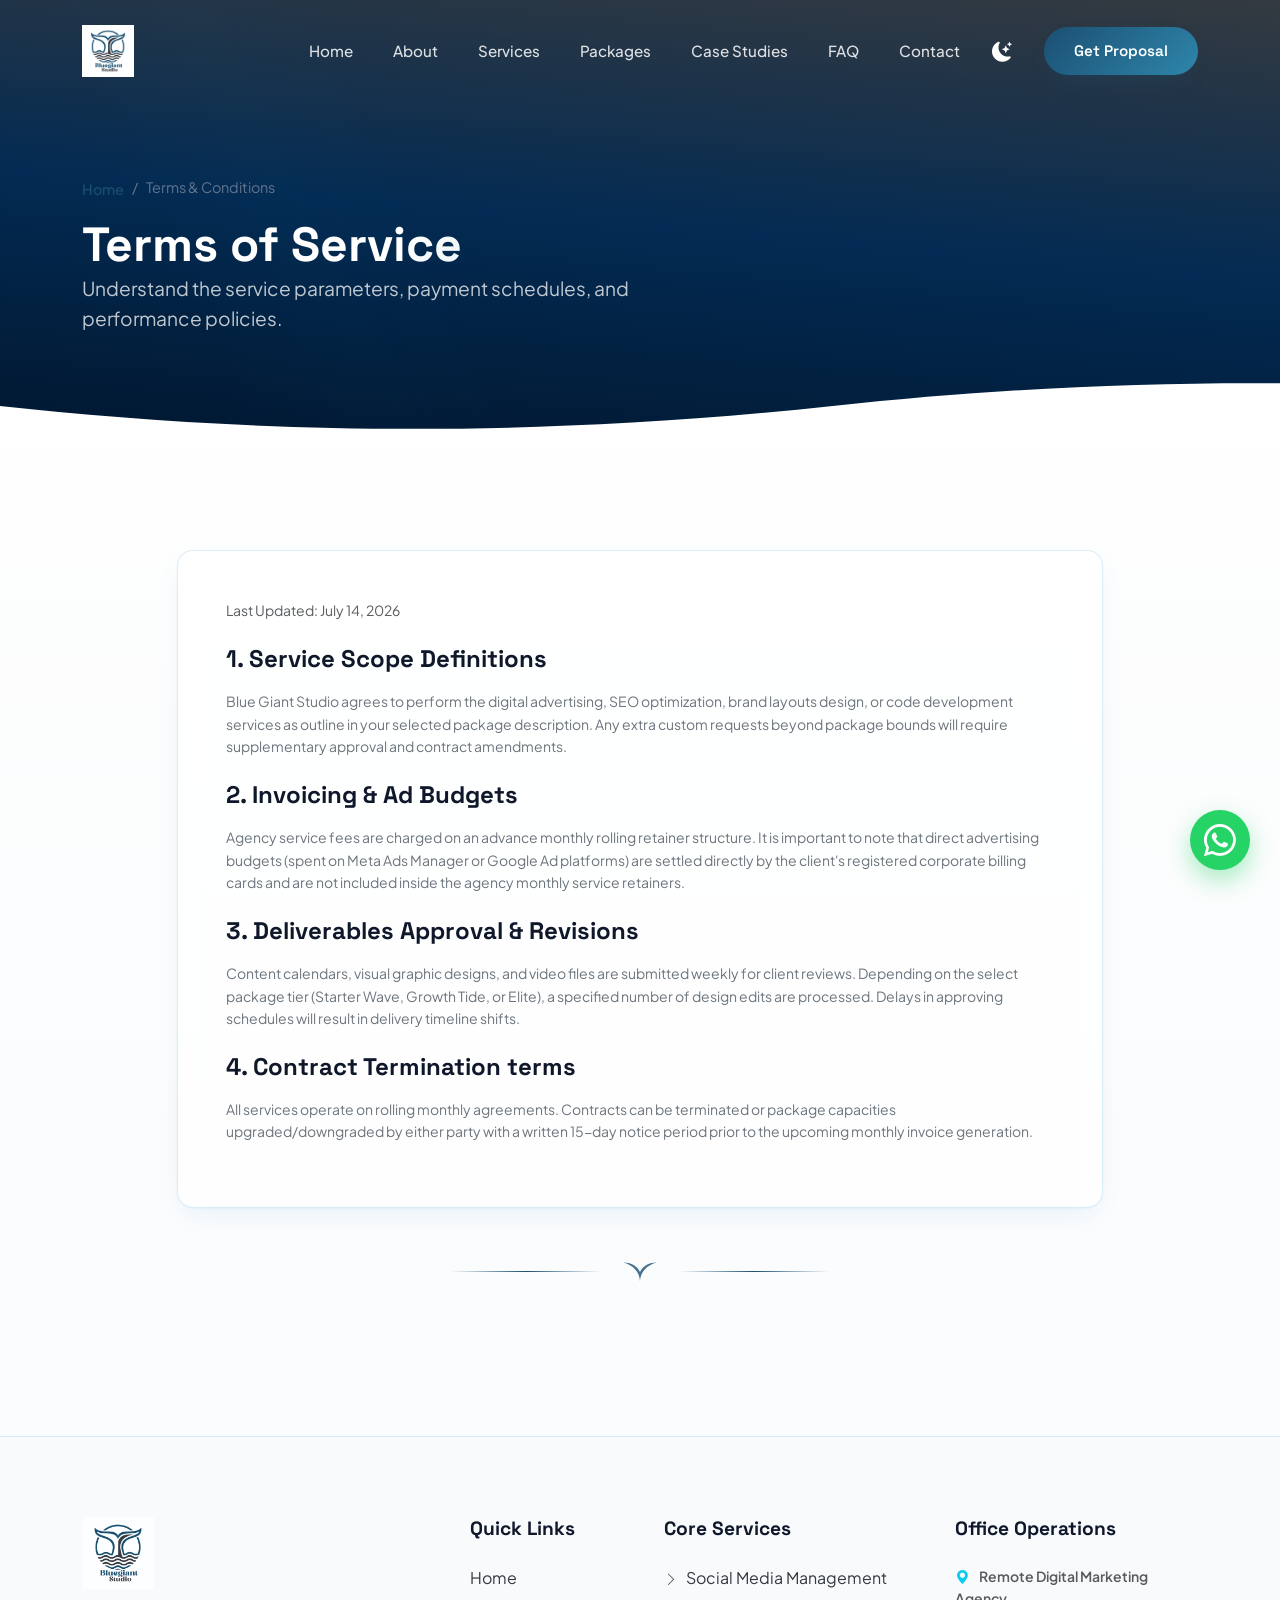
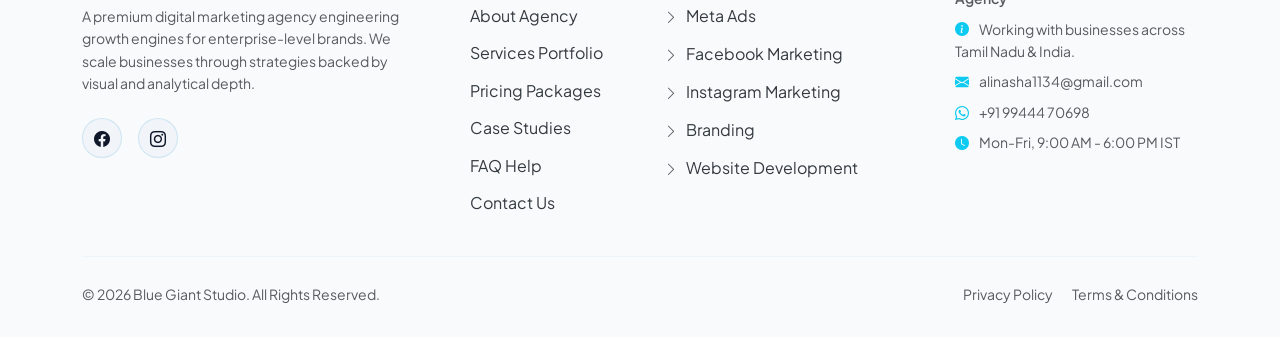
<file: terms-conditions.html>
﻿<!DOCTYPE html>
<html lang="en" data-theme="light">
<head>
    <meta charset="UTF-8">
    <meta name="viewport" content="width=device-width, initial-scale=1.0">
    <link rel="icon" type="image/png" href="assets/favicon.png">
    <link rel="apple-touch-icon" href="assets/logo.png">
    <title>Terms & Conditions | Blue Giant Studio Compliance</title>
    <meta name="description" content="Read our terms of service. Understand the contract definitions, service terms, billing structures, and client expectations.">
    <link rel="canonical" href="https://bluegiantstudio.com/terms-conditions.html">
    <meta name="robots" content="noindex, follow">

    <!-- Bootstrap & Icons -->
    <link href="https://cdn.jsdelivr.net/npm/bootstrap@5.3.0/dist/css/bootstrap.min.css" rel="stylesheet">
    <link rel="stylesheet" href="https://cdn.jsdelivr.net/npm/bootstrap-icons@1.10.5/font/bootstrap-icons.css">
    
    <!-- Custom Style Sheet -->
    <link rel="stylesheet" href="style.css">
</head>
<body class="ocean-bg">

    <!-- Page Transition Overlay -->
    <div id="page-transition-overlay" class="active" aria-hidden="true">
        <div class="wave-transition-layer wave-layer-1"></div>
        <div class="wave-transition-layer wave-layer-2"></div>
        <div class="wave-transition-layer wave-layer-3"></div>
        <div class="loader-whale-animation">
            <svg class="loader-whale-svg" viewBox="0 0 100 100" xmlns="http://www.w3.org/2000/svg">
                <path d="M50,75 C50,55 35,40 15,35 C35,35 45,45 50,55 C55,45 65,35 85,35 C65,40 50,55 50,75 Z" fill="#38bdf8" />
            </svg>
            <p class="text-white mt-3 font-heading fw-semibold">BLUE GIANT STUDIO</p>
        </div>
    </div>

    <!-- Scroll Progress Bar -->
    <div id="scroll-progress" aria-hidden="true"></div>

    

    <!-- NAVBAR -->
    <nav class="navbar navbar-expand-lg custom-navbar" aria-label="Main Navigation">
        <div class="container">
            <a class="navbar-brand navbar-brand-logo" href="index.html" aria-label="Blue Giant Studio Home">
                <img src="assets/logo.png" alt="Blue Giant Studio Logo" class="logo-img">
            </a>
            
            <div class="d-flex align-items-center gap-2 d-lg-none">
                <button class="theme-toggle-btn" id="theme-toggle-mobile" aria-label="Toggle theme">
                    <i class="bi bi-moon-stars-fill"></i>
                </button>
                <button class="navbar-toggler navbar-toggler-custom" type="button" data-bs-toggle="collapse" data-bs-target="#mainNavbar" aria-controls="mainNavbar" aria-expanded="false" aria-label="Toggle navigation">
                    <span class="toggler-icon-bar"></span>
                    <span class="toggler-icon-bar"></span>
                    <span class="toggler-icon-bar"></span>
                </button>
            </div>

            <div class="collapse navbar-collapse navbar-collapse-custom justify-content-end" id="mainNavbar">
                <ul class="navbar-nav align-items-lg-center gap-2">
                    <li class="nav-item"><a class="nav-link-custom" href="index.html">Home</a></li>
                    <li class="nav-item"><a class="nav-link-custom" href="about.html">About</a></li>
                    <li class="nav-item"><a class="nav-link-custom" href="services.html">Services</a></li>
                    <li class="nav-item"><a class="nav-link-custom" href="packages.html">Packages</a></li>
                    <li class="nav-item"><a class="nav-link-custom" href="case-studies.html">Case Studies</a></li>
                    <li class="nav-item"><a class="nav-link-custom" href="faq.html">FAQ</a></li>
                    <li class="nav-item"><a class="nav-link-custom" href="contact.html">Contact</a></li>
                    <li class="nav-item d-none d-lg-block">
                        <button class="theme-toggle-btn" id="theme-toggle" aria-label="Toggle dark/light theme">
                            <i class="bi bi-moon-stars-fill"></i>
                        </button>
                    </li>
                    <li class="nav-item ms-lg-3 mt-3 mt-lg-0">
                        <a href="package-submission.html" class="btn-premium btn-premium-primary">Get Proposal</a>
                    </li>
                </ul>
            </div>
        </div>
    </nav>

    <!-- INNER PAGE HERO -->
    <header class="hero-wrapper ocean-gradient-hero" style="min-height: 50vh; padding-top: 140px; padding-bottom: 80px;">
        <div class="bubble-container" aria-hidden="true"></div>
        <div class="light-rays" aria-hidden="true" style="opacity: 0.2;">
            <div class="light-ray light-ray-1"></div>
        </div>
        
        <div class="container relative z-2">
            <nav aria-label="breadcrumb">
                <ol class="breadcrumb breadcrumb-custom mb-3">
                    <li class="breadcrumb-item"><a href="index.html">Home</a></li>
                    <li class="breadcrumb-item active" aria-current="page">Terms & Conditions</li>
                </ol>
            </nav>
            <h1 class="hero-title mb-0" style="font-size: 3rem;">Terms of Service</h1>
            <p class="hero-description mb-0">Understand the service parameters, payment schedules, and performance policies.</p>
        </div>

        <div class="ocean-waves-container" aria-hidden="true">
            <svg class="wave-svg" viewBox="0 0 1200 120" preserveAspectRatio="none">
                <path d="M0,60 C150,90 350,110 600,60 C850,10 1050,30 1200,60 L1200,120 L0,120 Z"></path>
            </svg>
        </div>
    </header>

    <!-- LEGAL CONTENT SECTION -->
    <section class="section-padding" aria-label="Legal Content">
        <div class="container">
            <div class="row justify-content-center">
                <div class="col-lg-10">
                    <div class="glass-card p-5">
                        <p class="small text-muted">Last Updated: July 14, 2026</p>
                        
                        <h2 class="h4 font-heading fw-bold mt-4 mb-3">1. Service Scope Definitions</h2>
                        <p class="small text-secondary">
                            Blue Giant Studio agrees to perform the digital advertising, SEO optimization, brand layouts design, or code development services as outline in your selected package description. Any extra custom requests beyond package bounds will require supplementary approval and contract amendments.
                        </p>

                        <h2 class="h4 font-heading fw-bold mt-4 mb-3">2. Invoicing & Ad Budgets</h2>
                        <p class="small text-secondary">
                            Agency service fees are charged on an advance monthly rolling retainer structure. It is important to note that direct advertising budgets (spent on Meta Ads Manager or Google Ad platforms) are settled directly by the client's registered corporate billing cards and are not included inside the agency monthly service retainers.
                        </p>

                        <h2 class="h4 font-heading fw-bold mt-4 mb-3">3. Deliverables Approval & Revisions</h2>
                        <p class="small text-secondary">
                            Content calendars, visual graphic designs, and video files are submitted weekly for client reviews. Depending on the select package tier (Starter Wave, Growth Tide, or Elite), a specified number of design edits are processed. Delays in approving schedules will result in delivery timeline shifts.
                        </p>

                        <h2 class="h4 font-heading fw-bold mt-4 mb-3">4. Contract Termination terms</h2>
                        <p class="small text-secondary">
                            All services operate on rolling monthly agreements. Contracts can be terminated or package capacities upgraded/downgraded by either party with a written 15-day notice period prior to the upcoming monthly invoice generation.
                        </p>
                    </div>
                </div>
            </div>
            
            <!-- Whale tail divider -->
            <div class="whale-divider" aria-hidden="true">
                <svg class="whale-tail-svg" viewBox="0 0 100 100" xmlns="http://www.w3.org/2000/svg">
                    <path d="M50,70 C50,50 35,35 15,30 C35,30 45,40 50,50 C55,40 65,30 85,30 C65,35 50,50 50,70 Z" />
                </svg>
            </div>
        </div>
    </section>

        <!-- FOOTER SECTION -->
    <footer class="footer-main" aria-label="Footer Menu">
        <div class="container">
            <div class="row g-5">
                <div class="col-lg-4 col-md-6">
                    <a class="navbar-brand-logo mb-3" href="index.html" aria-label="Blue Giant Studio Home">
                        <img src="assets/logo.png" alt="Blue Giant Studio Logo" class="logo-img logo-img-footer">
                    </a>
                    <p class="small text-muted mt-3">
                        A premium digital marketing agency engineering growth engines for enterprise-level brands. We scale businesses through strategies backed by visual and analytical depth.
                    </p>
                    <div class="d-flex gap-3 mt-4">
                        <a href="https://www.facebook.com/profile.php?id=61590976967898" class="social-circle-link" aria-label="Facebook Profile" target="_blank" rel="noopener"><i class="bi bi-facebook"></i></a>
                        <a href="https://www.instagram.com/bluegiant_studio/" class="social-circle-link" aria-label="Instagram Profile" target="_blank" rel="noopener"><i class="bi bi-instagram"></i></a>
                    </div>
                </div>
                
                <div class="col-lg-2 col-md-6 col-6">
                    <h3 class="footer-heading">Quick Links</h3>
                    <ul class="footer-links">
                        <li><a href="index.html">Home</a></li>
                        <li><a href="about.html">About Agency</a></li>
                        <li><a href="services.html">Services Portfolio</a></li>
                        <li><a href="packages.html">Pricing Packages</a></li>
                        <li><a href="case-studies.html">Case Studies</a></li>
                        <li><a href="faq.html">FAQ Help</a></li>
                        <li><a href="contact.html">Contact Us</a></li>
                    </ul>
                </div>
                
                <div class="col-lg-3 col-md-6 col-6">
                    <h3 class="footer-heading">Core Services</h3>
                    <ul class="footer-links">
                        <li><a href="services.html"><i class="bi bi-chevron-right text-muted small"></i> Social Media Management</a></li>
                        <li><a href="services.html"><i class="bi bi-chevron-right text-muted small"></i> Meta Ads</a></li>
                        <li><a href="services.html"><i class="bi bi-chevron-right text-muted small"></i> Facebook Marketing</a></li>
                        <li><a href="services.html"><i class="bi bi-chevron-right text-muted small"></i> Instagram Marketing</a></li>
                        <li><a href="services.html"><i class="bi bi-chevron-right text-muted small"></i> Branding</a></li>
                        <li><a href="services.html"><i class="bi bi-chevron-right text-muted small"></i> Website Development</a></li>
                    </ul>
                </div>
                
                <div class="col-lg-3 col-md-6">
                    <h3 class="footer-heading">Office Operations</h3>
                    <p class="small text-muted mb-2 fw-semibold"><i class="bi bi-geo-alt-fill text-info me-2"></i> Remote Digital Marketing Agency</p>
                    <p class="small text-muted mb-2"><i class="bi bi-info-circle-fill text-info me-2"></i> Working with businesses across Tamil Nadu & India.</p>
                    <p class="small text-muted mb-2"><i class="bi bi-envelope-fill text-info me-2"></i> alinasha1134@gmail.com</p>
                    <p class="small text-muted mb-2"><i class="bi bi-whatsapp text-info me-2"></i> +91 99444 70698</p>
                    <p class="small text-muted"><i class="bi bi-clock-fill text-info me-2"></i> Mon-Fri, 9:00 AM - 6:00 PM IST</p>
                </div>
            </div>
            
            <hr class="my-4" style="border-color: var(--glass-border);">
            
            <div class="row align-items-center">
                <div class="col-md-6 text-center text-md-start">
                    <p class="small text-muted mb-0">&copy; 2026 Blue Giant Studio. All Rights Reserved.</p>
                </div>
                <div class="col-md-6 text-center text-md-end mt-2 mt-md-0">
                    <a href="privacy-policy.html" class="small text-muted me-3">Privacy Policy</a>
                    <a href="terms-conditions.html" class="small text-muted">Terms & Conditions</a>
                </div>
            </div>
        </div>
    </footer>

    <!-- Floating WhatsApp Button -->
    <a href="https://wa.me/919944470698" class="whatsapp-float" target="_blank" rel="noopener" aria-label="Contact Blue Giant Studio on WhatsApp">
        <i class="bi bi-whatsapp"></i>
    </a>
    
    <!-- Back to Top Button -->
    <button id="back-to-top" class="back-to-top-btn" aria-label="Back to Top">
        <i class="bi bi-arrow-up-short"></i>
    </button>

    <!-- Bootstrap 5 Bundle JS CDN -->
    <script src="https://cdn.jsdelivr.net/npm/bootstrap@5.3.0/dist/js/bootstrap.bundle.min.js"></script>
    <script src="script.js"></script>
</body>
</html>
</file>
<file: style.css>
/*
 * Blue Giant Studio - Premium Digital Marketing Agency Stylesheet
 * Elegant Ocean Theme (Deep Ocean Blue, Navy Blue, White, Light Blue, Soft Gray)
 * Actively supports Light and Dark modes via data-theme="dark" attribute on HTML.
 * Built to accompany Bootstrap 5 with premium UI/UX enhancements, glassmorphism, and smooth animations.
 */

/* ==========================================================================
   1. Design Tokens & Root Variables
   ========================================================================== */
@import url('https://fonts.googleapis.com/css2?family=Space+Grotesk:wght@300;400;500;600;700;800&family=Plus+Jakarta+Sans:wght@300;400;500;600;700&display=swap');

:root {
    /* Color Palette - Light Mode Default */
    --bg-primary: #ffffff;
    --bg-secondary: #f8fafc;
    --bg-tertiary: #f1f5f9;
    --text-primary: #0f172a;
    --text-secondary: #343A40;
    --text-muted: #64748b;
    --accent-blue: #1B4F72;
    --accent-light: #2E86AB;
    --accent-hover: #154360;
    --navy-blue: #343A40;
    --deep-ocean: #1B4F72;
    
    /* Glassmorphism Styles */
    --glass-bg: rgba(255, 255, 255, 0.7);
    --glass-border: rgba(2, 132, 199, 0.15);
    --glass-shadow: rgba(15, 23, 42, 0.05);
    
    /* Fonts */
    --font-heading: 'Space Grotesk', sans-serif;
    --font-body: 'Plus Jakarta Sans', sans-serif;
    
    /* Transitions & Shadows */
    --transition-smooth: all 0.4s cubic-bezier(0.16, 1, 0.3, 1);
    --shadow-premium: 0 10px 30px -10px rgba(2, 132, 199, 0.12), 0 1px 3px rgba(2, 132, 199, 0.05);
    --shadow-hover: 0 20px 40px -15px rgba(2, 132, 199, 0.25);
    --border-radius-sm: 8px;
    --border-radius-md: 16px;
    --border-radius-lg: 24px;
}

/* Dark Mode Overrides */
[data-theme="dark"] {
    --bg-primary: #020c1b;
    --bg-secondary: #071329;
    --bg-tertiary: #0b1d3a;
    --text-primary: #f8fafc;
    --text-secondary: #cbd5e1;
    --text-muted: #94a3b8;
    --accent-blue: #38bdf8;
    --accent-light: #7dd3fc;
    --accent-hover: #bae6fd;
    --navy-blue: #020c1b;
    --deep-ocean: #091e3a;
    
    /* Glassmorphism */
    --glass-bg: rgba(7, 19, 41, 0.7);
    --glass-border: rgba(56, 189, 248, 0.15);
    --glass-shadow: rgba(0, 0, 0, 0.3);
    
    /* Shadows */
    --shadow-premium: 0 10px 40px -15px rgba(0, 0, 0, 0.5), 0 1px 2px rgba(56, 189, 248, 0.05);
    --shadow-hover: 0 20px 50px -10px rgba(56, 189, 248, 0.15), 0 1px 5px rgba(56, 189, 248, 0.1);
}

/* ==========================================================================
   2. Core Reset & Global Styles
   ========================================================================== */
* {
    margin: 0;
    padding: 0;
    box-sizing: border-box;
}

body {
    font-family: var(--font-body);
    background-color: var(--bg-primary);
    color: var(--text-primary);
    overflow-x: hidden;
    scroll-behavior: smooth;
    transition: background-color 0.4s ease, color 0.4s ease;
    line-height: 1.6;
}

h1, h2, h3, h4, h5, h6 {
    font-family: var(--font-heading);
    color: var(--text-primary);
    font-weight: 700;
}

p {
    color: var(--text-secondary);
}

a {
    text-decoration: none;
    color: var(--accent-blue);
    transition: var(--transition-smooth);
}
a:hover {
    color: var(--accent-hover);
}

/* Custom Selection Highlight */
::selection {
    background-color: var(--accent-blue);
    color: #ffffff;
}

/* Custom Scrollbar */
::-webkit-scrollbar {
    width: 10px;
}
::-webkit-scrollbar-track {
    background: var(--bg-secondary);
}
::-webkit-scrollbar-thumb {
    background: var(--accent-blue);
    border-radius: 5px;
    border: 2px solid var(--bg-secondary);
}
::-webkit-scrollbar-thumb:hover {
    background: var(--accent-hover);
}

/* Scroll Progress Bar */
#scroll-progress {
    position: fixed;
    top: 0;
    left: 0;
    height: 4px;
    background: linear-gradient(90deg, var(--accent-blue) 0%, var(--accent-light) 100%);
    width: 0%;
    z-index: 1050;
    transition: width 0.1s ease-out;
}

/* ==========================================================================
   3. Theme Transitions & Loading Overlay
   ========================================================================== */
.loader-overlay {
    position: fixed;
    top: 0;
    left: 0;
    width: 100%;
    height: 100%;
    background-color: #020c1b;
    z-index: 9999;
    display: flex;
    justify-content: center;
    align-items: center;
    transition: opacity 0.6s cubic-bezier(0.16, 1, 0.3, 1), visibility 0.6s;
}

.loader-overlay.fade-out {
    opacity: 0;
    visibility: hidden;
}

.loader-whale-animation {
    text-align: center;
    position: relative;
}

.loader-whale-svg {
    width: 120px;
    height: auto;
    animation: swimWhale 3s infinite ease-in-out;
}

.loader-ripple {
    position: absolute;
    width: 60px;
    height: 60px;
    border: 3px solid rgba(56, 189, 248, 0.3);
    border-radius: 50%;
    left: 50%;
    top: 50%;
    transform: translate(-50%, -50%);
    animation: rippleWave 2s infinite ease-out;
}

@keyframes swimWhale {
    0%, 100% { transform: translateY(0) rotate(0deg); }
    50% { transform: translateY(-15px) rotate(-3deg); }
}

@keyframes rippleWave {
    0% { width: 40px; height: 40px; opacity: 1; }
    100% { width: 140px; height: 140px; opacity: 0; }
}

/* ==========================================================================
   4. Page Layout & Background Elements (Ocean Theme)
   ========================================================================== */
.ocean-bg {
    position: relative;
    background: linear-gradient(180deg, var(--bg-primary) 0%, var(--bg-secondary) 100%);
    z-index: 1;
}

.ocean-gradient-hero {
    background: linear-gradient(185deg, var(--navy-blue) 0%, #032b53 50%, #01162e 100%);
    color: #ffffff !important;
}

.ocean-waves-container {
    position: absolute;
    bottom: -1px;
    left: 0;
    width: 100%;
    overflow: hidden;
    line-height: 0;
    z-index: 2;
}

.wave-svg {
    position: relative;
    display: block;
    width: calc(130% + 1.3px);
    height: 90px;
    transform: rotate(0deg);
}

.wave-svg path {
    fill: var(--bg-primary);
}

/* Dark Mode overrides for wave paths */
[data-theme="dark"] .wave-svg path {
    fill: var(--bg-primary);
}

/* Floating Bubble Particles */
.bubble-container {
    position: absolute;
    top: 0;
    left: 0;
    width: 100%;
    height: 100%;
    overflow: hidden;
    pointer-events: none;
    z-index: 0;
}

.bubble {
    position: absolute;
    bottom: -20px;
    background: rgba(56, 189, 248, 0.15);
    border-radius: 50%;
    animation: riseBubble 12s infinite linear;
}

@keyframes riseBubble {
    0% {
        transform: translateY(0) translateX(0) scale(1);
        opacity: 0.1;
    }
    50% {
        opacity: 0.6;
    }
    100% {
        transform: translateY(-100vh) translateX(100px) scale(0.6);
        opacity: 0;
    }
}

/* Underwater Light Rays animation */
.light-rays {
    position: absolute;
    top: 0;
    left: 0;
    width: 100%;
    height: 100%;
    overflow: hidden;
    pointer-events: none;
    z-index: 0;
    opacity: 0.35;
}

.light-ray {
    position: absolute;
    top: -50%;
    width: 25vw;
    height: 200%;
    background: linear-gradient(90deg, rgba(56, 189, 248, 0) 0%, rgba(56, 189, 248, 0.08) 50%, rgba(56, 189, 248, 0) 100%);
    transform: rotate(-25deg);
    animation: moveRay 18s infinite ease-in-out;
}

.light-ray-1 { left: 10%; animation-delay: 0s; }
.light-ray-2 { left: 45%; animation-delay: -5s; }
.light-ray-3 { left: 75%; animation-delay: -10s; }

@keyframes moveRay {
    0%, 100% { transform: rotate(-25deg) translateX(0); }
    50% { transform: rotate(-22deg) translateX(5vw); }
}

/* ==========================================================================
   5. Premium Navigation Bar
   ========================================================================== */
.custom-navbar {
    position: fixed;
    top: 0;
    left: 0;
    width: 100%;
    padding: 20px 0;
    z-index: 1030;
    transition: var(--transition-smooth);
}

.custom-navbar.navbar-scrolled {
    padding: 12px 0;
    background: var(--glass-bg);
    backdrop-filter: blur(15px);
    -webkit-backdrop-filter: blur(15px);
    box-shadow: 0 10px 30px -10px var(--glass-shadow);
    border-bottom: 1px solid var(--glass-border);
}

.navbar-brand-logo {
    display: flex;
    align-items: center;
    gap: 12px;
}

.brand-text {
    font-family: var(--font-heading);
    font-weight: 800;
    font-size: 1.4rem;
    letter-spacing: 0.5px;
    background: linear-gradient(135deg, var(--accent-light) 0%, var(--accent-blue) 100%);
    -webkit-background-clip: text;
    -webkit-text-fill-color: transparent;
}

.navbar-scrolled .brand-text {
    background: linear-gradient(135deg, var(--text-primary) 0%, var(--accent-blue) 100%);
    -webkit-background-clip: text;
    -webkit-text-fill-color: transparent;
}

/* Navigation Links */
.nav-link-custom {
    font-weight: 500;
    font-size: 0.95rem;
    color: rgba(255, 255, 255, 0.85);
    padding: 8px 16px;
    position: relative;
    transition: var(--transition-smooth);
}

.navbar-scrolled .nav-link-custom {
    color: var(--text-secondary);
}

.nav-link-custom:hover {
    color: var(--accent-light) !important;
}

.navbar-scrolled .nav-link-custom:hover {
    color: var(--accent-blue) !important;
}

.nav-link-custom.active {
    color: #ffffff !important;
}

.navbar-scrolled .nav-link-custom.active {
    color: var(--accent-blue) !important;
}

.nav-link-custom::after {
    content: '';
    position: absolute;
    bottom: 0;
    left: 16px;
    width: 0;
    height: 2px;
    background: var(--accent-light);
    transition: var(--transition-smooth);
}

.navbar-scrolled .nav-link-custom::after {
    background: var(--accent-blue);
}

.nav-link-custom:hover::after,
.nav-link-custom.active::after {
    width: calc(100% - 32px);
}

/* Brand Whale Tail SVG Icon */
.logo-icon-svg {
    width: 38px;
    height: 38px;
    fill: var(--accent-light);
    transition: var(--transition-smooth);
}
.navbar-scrolled .logo-icon-svg {
    fill: var(--accent-blue);
}

/* Mobile Toggler */
.navbar-toggler-custom {
    border: none;
    background: transparent;
    padding: 5px;
    cursor: pointer;
}
.navbar-toggler-custom:focus {
    box-shadow: none;
    outline: none;
}
.toggler-icon-bar {
    display: block;
    width: 24px;
    height: 2px;
    background-color: #ffffff;
    margin: 5px 0;
    transition: var(--transition-smooth);
}
.navbar-scrolled .toggler-icon-bar {
    background-color: var(--text-primary);
}

/* Mobile Nav Toggle states */
.navbar-toggler-custom[aria-expanded="true"] .toggler-icon-bar:nth-child(1) {
    transform: rotate(45deg) translate(5px, 5px);
}
.navbar-toggler-custom[aria-expanded="true"] .toggler-icon-bar:nth-child(2) {
    opacity: 0;
}
.navbar-toggler-custom[aria-expanded="true"] .toggler-icon-bar:nth-child(3) {
    transform: rotate(-45deg) translate(5px, -5px);
}

@media (max-width: 991.98px) {
    .navbar-collapse-custom {
        background: var(--bg-secondary);
        border: 1px solid var(--glass-border);
        border-radius: var(--border-radius-md);
        padding: 20px;
        margin-top: 15px;
        box-shadow: var(--shadow-premium);
    }
    .nav-link-custom {
        color: var(--text-secondary);
        padding: 12px 10px;
    }
    .navbar-scrolled .nav-link-custom {
        color: var(--text-secondary);
    }
    .nav-link-custom::after {
        left: 10px;
    }
    .nav-link-custom:hover::after,
    .nav-link-custom.active::after {
        width: calc(100% - 20px);
    }
    .navbar-toggler-custom .toggler-icon-bar {
        background-color: #ffffff;
    }
    .navbar-scrolled .toggler-icon-bar {
        background-color: var(--text-primary);
    }
}

/* ==========================================================================
   6. Custom Buttons (CTA)
   ========================================================================== */
.btn-premium {
    position: relative;
    font-family: var(--font-heading);
    font-weight: 600;
    font-size: 0.95rem;
    padding: 12px 30px;
    border-radius: 50px;
    border: none;
    z-index: 1;
    overflow: hidden;
    display: inline-flex;
    align-items: center;
    gap: 8px;
    box-shadow: var(--shadow-premium);
    transition: var(--transition-smooth);
}

.btn-premium-primary {
    background: linear-gradient(135deg, var(--accent-blue) 0%, var(--accent-light) 100%);
    color: #ffffff !important;
}

.btn-premium-primary:hover {
    transform: translateY(-3px);
    box-shadow: var(--shadow-hover);
}

.btn-premium-outline {
    background: transparent;
    border: 2px solid var(--accent-blue);
    color: var(--text-primary) !important;
}

.btn-premium-outline:hover {
    background: var(--accent-blue);
    color: #ffffff !important;
    transform: translateY(-3px);
    box-shadow: var(--shadow-hover);
}

.btn-premium-light {
    background: rgba(255, 255, 255, 0.1);
    backdrop-filter: blur(10px);
    border: 1px solid rgba(255, 255, 255, 0.2);
    color: #ffffff !important;
}

.btn-premium-light:hover {
    background: #ffffff;
    color: var(--navy-blue) !important;
    transform: translateY(-3px);
    box-shadow: 0 15px 30px rgba(0, 0, 0, 0.2);
}

.btn-premium::before {
    content: '';
    position: absolute;
    top: 0;
    left: -100%;
    width: 100%;
    height: 100%;
    background: linear-gradient(90deg, rgba(255,255,255,0) 0%, rgba(255,255,255,0.2) 50%, rgba(255,255,255,0) 100%);
    transition: all 0.6s ease;
    z-index: -1;
}

.btn-premium:hover::before {
    left: 100%;
}

/* ==========================================================================
   7. Dark Mode Toggle
   ========================================================================== */
.theme-toggle-btn {
    background: transparent;
    border: none;
    cursor: pointer;
    font-size: 1.25rem;
    color: #ffffff;
    padding: 8px;
    display: flex;
    align-items: center;
    justify-content: center;
    border-radius: 50%;
    transition: var(--transition-smooth);
}

.navbar-scrolled .theme-toggle-btn {
    color: var(--text-primary);
}

.theme-toggle-btn:hover {
    transform: scale(1.1);
    background: rgba(255, 255, 255, 0.1);
}

.navbar-scrolled .theme-toggle-btn:hover {
    background: rgba(2, 132, 199, 0.08);
}

[data-theme="dark"] .theme-toggle-btn .bi-sun-fill {
    display: block !important;
}
[data-theme="dark"] .theme-toggle-btn .bi-moon-stars-fill {
    display: none !important;
}

/* ==========================================================================
   8. Premium Design Components
   ========================================================================== */

/* Glassmorphic Cards */
.glass-card {
    background: var(--glass-bg);
    border: 1px solid var(--glass-border);
    backdrop-filter: blur(12px);
    -webkit-backdrop-filter: blur(12px);
    box-shadow: var(--shadow-premium);
    border-radius: var(--border-radius-md);
    padding: 30px;
    transition: var(--transition-smooth);
}

.glass-card:hover {
    transform: translateY(-8px);
    box-shadow: var(--shadow-hover);
    border-color: rgba(2, 132, 199, 0.3);
}

.hero-glass-card {
    background: rgba(2, 12, 27, 0.5);
    border: 1px solid rgba(56, 189, 248, 0.15);
    backdrop-filter: blur(12px);
    -webkit-backdrop-filter: blur(12px);
    border-radius: var(--border-radius-lg);
    padding: 50px;
    box-shadow: 0 20px 50px rgba(0, 0, 0, 0.35);
    transition: var(--transition-smooth);
}

[data-theme="light"] .hero-glass-card {
    background: rgba(255, 255, 255, 0.4);
    border: 1px solid rgba(2, 132, 199, 0.2);
    box-shadow: 0 20px 50px rgba(15, 23, 42, 0.1);
}

/* Hero Section */
.hero-wrapper {
    position: relative;
    padding-top: 180px;
    padding-bottom: 220px;
    min-height: 100vh;
    display: flex;
    align-items: center;
    overflow: hidden;
}

.hero-subtitle {
    font-family: var(--font-heading);
    font-size: 1.1rem;
    font-weight: 600;
    text-transform: uppercase;
    letter-spacing: 3px;
    color: var(--accent-light);
    margin-bottom: 15px;
    display: flex;
    align-items: center;
    gap: 10px;
}

.hero-title {
    font-size: 4rem;
    font-weight: 800;
    line-height: 1.15;
    margin-bottom: 25px;
    background: linear-gradient(135deg, #ffffff 30%, var(--accent-light) 100%);
    -webkit-background-clip: text;
    -webkit-text-fill-color: transparent;
}

.hero-description {
    font-size: 1.2rem;
    color: rgba(255, 255, 255, 0.75);
    margin-bottom: 35px;
    max-width: 600px;
}

/* Whale Silhouette Banner in Hero */
.hero-whale-silhouette {
    position: absolute;
    left: -20%;
    top: 40%;
    width: 35%;
    max-width: 450px;
    height: auto;
    opacity: 0.09;
    pointer-events: none;
    z-index: 0;
    animation: whaleSwimSlow 50s infinite linear;
}

@keyframes whaleSwimSlow {
    0% {
        transform: translate(0, 0) scale(0.7) rotate(2deg);
    }
    48% {
        transform: translate(140vw, -100px) scale(0.9) rotate(-2deg);
        opacity: 0.09;
    }
    49% {
        opacity: 0;
        transform: translate(140vw, -100px) scale(-0.9, 0.9) rotate(-2deg);
    }
    50% {
        opacity: 0.09;
        transform: translate(140vw, -100px) scale(-0.9, 0.9) rotate(-2deg);
    }
    98% {
        transform: translate(-50vw, 50px) scale(-0.7, 0.7) rotate(2deg);
        opacity: 0.09;
    }
    99% {
        opacity: 0;
        transform: translate(-50vw, 50px) scale(0.7) rotate(2deg);
    }
    100% {
        opacity: 0.09;
        transform: translate(0, 0) scale(0.7) rotate(2deg);
    }
}

@media (max-width: 991.98px) {
    .hero-wrapper {
        padding-top: 140px;
        padding-bottom: 160px;
        text-align: center;
    }
    .hero-title {
        font-size: 2.8rem;
    }
    .hero-description {
        margin: 0 auto 35px;
    }
    .hero-whale-silhouette {
        width: 80%;
        top: 60%;
        right: 10%;
        opacity: 0.08;
    }
}

/* ==========================================================================
   9. Sections General Styling
   ========================================================================== */
.section-padding {
    padding: 100px 0;
}

.section-title-wrapper {
    margin-bottom: 60px;
    position: relative;
}

.section-tag {
    font-family: var(--font-heading);
    font-size: 0.85rem;
    font-weight: 700;
    text-transform: uppercase;
    letter-spacing: 2px;
    color: var(--accent-blue);
    margin-bottom: 12px;
    display: inline-block;
}

.section-title {
    font-size: 2.6rem;
    font-weight: 800;
    margin-bottom: 15px;
}

.section-subtitle {
    max-width: 600px;
    margin: 0 auto;
    color: var(--text-secondary);
}

/* Whale Tail Divider Style */
.whale-divider {
    display: flex;
    justify-content: center;
    align-items: center;
    gap: 15px;
    margin: 40px 0;
    position: relative;
}

.whale-divider::before,
.whale-divider::after {
    content: '';
    height: 1px;
    background: linear-gradient(90deg, rgba(2, 132, 199, 0) 0%, var(--accent-blue) 50%, rgba(2, 132, 199, 0) 100%);
    flex-grow: 1;
    max-width: 150px;
}

.whale-tail-svg {
    width: 48px;
    height: auto;
    fill: var(--accent-blue);
    opacity: 0.8;
}

/* Interactive Counters & Statistics */
.stat-card {
    text-align: center;
    padding: 30px 20px;
    border-radius: var(--border-radius-md);
}

.stat-number {
    font-size: 3.5rem;
    font-weight: 800;
    color: var(--accent-blue);
    font-family: var(--font-heading);
    margin-bottom: 10px;
}

.stat-label {
    font-size: 1rem;
    font-weight: 600;
    color: var(--text-primary);
}

/* Services Grid & Card Styling */
.service-icon-box {
    width: 60px;
    height: 60px;
    border-radius: var(--border-radius-sm);
    background: rgba(2, 132, 199, 0.1);
    color: var(--accent-blue);
    display: flex;
    align-items: center;
    justify-content: center;
    font-size: 1.5rem;
    margin-bottom: 25px;
    transition: var(--transition-smooth);
}

.glass-card:hover .service-icon-box {
    background: var(--accent-blue);
    color: #ffffff;
    transform: rotateY(180deg);
}

/* Custom Pricing Cards */
.pricing-card {
    border-radius: var(--border-radius-lg);
    overflow: hidden;
    position: relative;
    padding: 40px 30px;
}

.pricing-card.popular-tier {
    border: 2px solid var(--accent-blue);
    transform: scale(1.05);
}

.pricing-badge {
    position: absolute;
    top: 20px;
    right: -30px;
    background: var(--accent-blue);
    color: #ffffff;
    padding: 6px 30px;
    font-size: 0.75rem;
    font-weight: 700;
    text-transform: uppercase;
    transform: rotate(45deg);
    letter-spacing: 1px;
}

.price-currency {
    font-size: 1.5rem;
    font-weight: 600;
    vertical-align: top;
    margin-right: 2px;
}

.price-amount {
    font-size: 3rem;
    font-weight: 800;
    font-family: var(--font-heading);
    color: var(--text-primary);
}

.price-period {
    color: var(--text-muted);
}

.pricing-features-list {
    list-style: none;
    padding: 0;
    margin: 30px 0;
}

.pricing-features-list li {
    padding: 8px 0;
    display: flex;
    align-items: center;
    gap: 10px;
    font-size: 0.95rem;
    color: var(--text-secondary);
}

.pricing-features-list li i {
    color: var(--accent-blue);
}

@media (max-width: 991.98px) {
    .pricing-card.popular-tier {
        transform: scale(1);
        margin: 20px 0;
    }
}

/* ==========================================================================
   10. Portfolio Showcase Components
   ========================================================================== */
.portfolio-filters {
    display: flex;
    justify-content: center;
    gap: 10px;
    flex-wrap: wrap;
    margin-bottom: 40px;
}

.portfolio-filter-btn {
    background: transparent;
    border: 1px solid var(--glass-border);
    color: var(--text-primary);
    padding: 8px 20px;
    border-radius: 50px;
    font-weight: 500;
    font-size: 0.9rem;
    cursor: pointer;
    transition: var(--transition-smooth);
}

.portfolio-filter-btn:hover,
.portfolio-filter-btn.active {
    background: var(--accent-blue);
    border-color: var(--accent-blue);
    color: #ffffff;
}

.portfolio-item-card {
    border-radius: var(--border-radius-md);
    overflow: hidden;
    position: relative;
    cursor: pointer;
}

.portfolio-img-wrapper {
    position: relative;
    overflow: hidden;
    aspect-ratio: 4/3;
}

.portfolio-img {
    width: 100%;
    height: 100%;
    object-fit: cover;
    transition: all 0.6s ease;
}

.portfolio-overlay {
    position: absolute;
    top: 0;
    left: 0;
    width: 100%;
    height: 100%;
    background: linear-gradient(180deg, rgba(3, 43, 83, 0) 0%, rgba(3, 43, 83, 0.9) 100%);
    opacity: 0;
    display: flex;
    flex-direction: column;
    justify-content: flex-end;
    padding: 25px;
    transition: var(--transition-smooth);
}

.portfolio-item-card:hover .portfolio-img {
    transform: scale(1.1);
}

.portfolio-item-card:hover .portfolio-overlay {
    opacity: 1;
}

/* Before / After Slider Component */
.ba-slider-container {
    position: relative;
    width: 100%;
    aspect-ratio: 16/9;
    border-radius: var(--border-radius-md);
    overflow: hidden;
    box-shadow: var(--shadow-premium);
}

.ba-slider-image {
    width: 100%;
    height: 100%;
    object-fit: cover;
    pointer-events: none;
}

.ba-slider-before {
    position: absolute;
    top: 0;
    left: 0;
    width: 100%;
    height: 100%;
    overflow: hidden;
}

.ba-slider-after {
    position: absolute;
    top: 0;
    left: 0;
    width: 100%;
    height: 100%;
}

.ba-slider-resize {
    position: absolute;
    top: 0;
    left: 0;
    width: 50%;
    height: 100%;
    overflow: hidden;
}

.ba-slider-handle {
    position: absolute;
    top: 0;
    left: 50%;
    width: 4px;
    height: 100%;
    background: #ffffff;
    cursor: ew-resize;
    transform: translateX(-50%);
    z-index: 10;
}

.ba-slider-handle-button {
    position: absolute;
    top: 50%;
    left: 50%;
    width: 40px;
    height: 40px;
    background: var(--accent-blue);
    border: 3px solid #ffffff;
    border-radius: 50%;
    transform: translate(-50%, -50%);
    display: flex;
    align-items: center;
    justify-content: center;
    color: #ffffff;
    font-size: 1.2rem;
    box-shadow: 0 4px 10px rgba(0, 0, 0, 0.2);
}

/* ==========================================================================
   11. Testimonials Slider
   ========================================================================== */
.testimonial-card {
    padding: 40px;
    border-radius: var(--border-radius-lg);
    background: var(--glass-bg);
}

.client-profile {
    display: flex;
    align-items: center;
    gap: 15px;
    margin-bottom: 25px;
}

.client-img {
    width: 60px;
    height: 60px;
    border-radius: 50%;
    object-fit: cover;
    border: 2px solid var(--accent-blue);
}

.rating-stars {
    color: #fbbf24;
    font-size: 0.95rem;
    margin-bottom: 15px;
}

/* Slider Controls overrides */
.carousel-indicators-custom [data-bs-target] {
    width: 10px;
    height: 10px;
    border-radius: 50%;
    background-color: var(--accent-blue);
    opacity: 0.3;
}

.carousel-indicators-custom .active {
    opacity: 1;
    width: 25px;
    border-radius: 5px;
}

/* ==========================================================================
   12. Accordion FAQ Component
   ========================================================================== */
.accordion-custom {
    border-radius: var(--border-radius-md);
    overflow: hidden;
}

.accordion-item-custom {
    background: var(--glass-bg);
    border: 1px solid var(--glass-border) !important;
    margin-bottom: 12px;
    border-radius: var(--border-radius-md) !important;
    overflow: hidden;
    transition: var(--transition-smooth);
}

.accordion-item-custom:hover {
    border-color: rgba(2, 132, 199, 0.4) !important;
}

.accordion-header-custom button {
    font-family: var(--font-heading);
    font-weight: 600;
    color: var(--text-primary) !important;
    background: transparent !important;
    padding: 20px 25px;
    box-shadow: none !important;
    border: none !important;
    font-size: 1.05rem;
}

.accordion-header-custom button:not(.collapsed) {
    color: var(--accent-blue) !important;
}

.accordion-header-custom button::after {
    filter: invert(0.5);
    background-size: 1rem;
    transition: var(--transition-smooth);
}

[data-theme="dark"] .accordion-header-custom button::after {
    filter: invert(1);
}

.accordion-body-custom {
    padding: 5px 25px 25px;
    color: var(--text-secondary);
    font-size: 0.95rem;
    border-top: none;
}

/* ==========================================================================
   13. Footer & Legal Pages Styling
   ========================================================================== */
.footer-main {
    background: var(--bg-secondary);
    border-top: 1px solid var(--glass-border);
    padding-top: 80px;
    padding-bottom: 30px;
    color: var(--text-secondary);
    position: relative;
    z-index: 1;
}

.footer-heading {
    font-family: var(--font-heading);
    font-size: 1.2rem;
    font-weight: 700;
    margin-bottom: 25px;
    color: var(--text-primary);
}

.footer-links {
    list-style: none;
    padding: 0;
}

.footer-links li {
    margin-bottom: 12px;
}

.footer-links a {
    color: var(--text-secondary);
    display: inline-flex;
    align-items: center;
    gap: 8px;
}

.footer-links a:hover {
    color: var(--accent-blue);
    transform: translateX(5px);
}

.social-circle-link {
    width: 40px;
    height: 40px;
    border-radius: 50%;
    background: var(--bg-tertiary);
    display: flex;
    align-items: center;
    justify-content: center;
    color: var(--text-primary);
    border: 1px solid var(--glass-border);
    transition: var(--transition-smooth);
}

.social-circle-link:hover {
    background: var(--accent-blue);
    color: #ffffff;
    transform: translateY(-3px);
}

.newsletter-form .form-control {
    background: var(--bg-primary);
    border: 1px solid var(--glass-border);
    border-radius: 50px;
    padding: 12px 20px;
    color: var(--text-primary);
}

.newsletter-form .form-control:focus {
    box-shadow: none;
    border-color: var(--accent-blue);
}

/* Contact Info Styling */
.contact-info-list {
    list-style: none;
    padding: 0;
}

.contact-info-list li {
    display: flex;
    gap: 15px;
    margin-bottom: 20px;
}

.contact-info-icon {
    font-size: 1.25rem;
    color: var(--accent-blue);
}

.map-placeholder {
    width: 100%;
    height: 350px;
    border-radius: var(--border-radius-md);
    overflow: hidden;
    border: 1px solid var(--glass-border);
    box-shadow: var(--shadow-premium);
}

/* ==========================================================================
   14. Extra Features
   ========================================================================== */

/* Floating WhatsApp Button */
.whatsapp-float {
    position: fixed;
    bottom: 30px;
    right: 30px;
    width: 60px;
    height: 60px;
    background-color: #25d366;
    color: white;
    border-radius: 50%;
    text-align: center;
    font-size: 32px;
    box-shadow: 0 10px 25px rgba(37, 211, 102, 0.4);
    z-index: 999;
    display: flex;
    align-items: center;
    justify-content: center;
    transition: var(--transition-smooth);
}

.whatsapp-float:hover {
    transform: scale(1.1) translateY(-5px);
    box-shadow: 0 15px 30px rgba(37, 211, 102, 0.6);
    color: white;
}

/* Back to Top Button */
.back-to-top-btn {
    position: fixed;
    bottom: 110px;
    right: 30px;
    width: 45px;
    height: 45px;
    background-color: var(--accent-blue);
    color: white;
    border-radius: 50%;
    display: flex;
    align-items: center;
    justify-content: center;
    box-shadow: var(--shadow-premium);
    z-index: 998;
    opacity: 0;
    visibility: hidden;
    cursor: pointer;
    transition: var(--transition-smooth);
}

.back-to-top-btn.visible {
    opacity: 1;
    visibility: visible;
}

.back-to-top-btn:hover {
    background-color: var(--accent-hover);
    transform: translateY(-3px);
}

/* Sticky CTA Banner for Conversions */
.sticky-cta-bar {
    position: fixed;
    bottom: 0;
    left: 0;
    width: 100%;
    background: var(--glass-bg);
    backdrop-filter: blur(15px);
    -webkit-backdrop-filter: blur(15px);
    border-top: 1px solid var(--glass-border);
    padding: 12px 0;
    z-index: 1020;
    transform: translateY(100%);
    transition: transform 0.5s cubic-bezier(0.16, 1, 0.3, 1);
    box-shadow: 0 -10px 30px rgba(0, 0, 0, 0.05);
}

.sticky-cta-bar.visible {
    transform: translateY(0);
}

/* Breadcrumb Navigation */
.breadcrumb-custom {
    background: transparent;
    padding: 0;
    margin-bottom: 25px;
}
.breadcrumb-custom .breadcrumb-item + .breadcrumb-item::before {
    content: "/";
    color: var(--text-muted);
}
.breadcrumb-custom .breadcrumb-item a {
    color: var(--accent-blue);
    font-size: 0.9rem;
    font-weight: 500;
}
.breadcrumb-custom .breadcrumb-item.active {
    color: var(--text-muted);
    font-size: 0.9rem;
}

/* Success Animation Form Page */
.success-checkmark {
    width: 80px;
    height: 80px;
    margin: 0 auto 20px;
    border-radius: 50%;
    border: 4px solid #22c55e;
    display: flex;
    align-items: center;
    justify-content: center;
    color: #22c55e;
    font-size: 2.5rem;
    animation: scaleCheck 0.4s cubic-bezier(0.16, 1, 0.3, 1) forwards;
}

@keyframes scaleCheck {
    0% { transform: scale(0); opacity: 0; }
    100% { transform: scale(1); opacity: 1; }
}

/* 404 Styling */
.error-404-container {
    padding: 150px 0 100px;
    text-align: center;
}

.error-404-number {
    font-size: 8rem;
    font-weight: 900;
    line-height: 1;
    background: linear-gradient(135deg, var(--accent-blue) 0%, var(--accent-light) 100%);
    -webkit-background-clip: text;
    -webkit-text-fill-color: transparent;
    margin-bottom: 20px;
}

/* Form Styling */
.form-group-custom {
    margin-bottom: 20px;
}

.form-group-custom label {
    font-weight: 600;
    font-size: 0.9rem;
    margin-bottom: 8px;
    color: var(--text-primary);
}

.form-control-custom {
    background: var(--bg-secondary);
    border: 1px solid var(--glass-border);
    color: var(--text-primary) !important;
    padding: 12px 20px;
    border-radius: 12px;
    transition: var(--transition-smooth);
}

.form-control-custom:focus {
    background: var(--bg-primary);
    border-color: var(--accent-blue);
    box-shadow: 0 0 0 4px rgba(2, 132, 199, 0.15);
    outline: none;
}

.form-control-custom::placeholder {
    color: var(--text-muted);
}

/* ==========================================================================
   15. Ocean Theme Enhancements & Transitions
   ========================================================================== */

/* Brand logo style */
.logo-img {
    height: 52px;
    width: auto;
    border-radius: 0;
    border: none;
    background: transparent;
    object-fit: contain;
    transition: var(--transition-smooth);
}

.logo-img-footer {
    height: 72px;
}

/* Page Transition Overlay - Sliding Ocean Wave Effect */
#page-transition-overlay {
    position: fixed;
    top: 0;
    left: 0;
    width: 100%;
    height: 100%;
    z-index: 99999;
    display: flex;
    justify-content: center;
    align-items: center;
    visibility: hidden;
    pointer-events: none;
}
#page-transition-overlay.active {
    visibility: visible;
    pointer-events: auto;
}
.wave-transition-layer {
    position: absolute;
    left: 0;
    width: 100%;
    height: 100%;
    transform: translateY(100%);
    transition: transform 0.6s cubic-bezier(0.77, 0, 0.175, 1);
}
.wave-layer-1 {
    background: #01162e;
    z-index: 1;
    top: 0;
}
.wave-layer-2 {
    background: #032b53;
    z-index: 2;
    top: 0;
    transition-delay: 0.08s;
}
.wave-layer-3 {
    background: #0284c7;
    z-index: 3;
    top: 0;
    transition-delay: 0.15s;
}
#page-transition-overlay.active .wave-transition-layer {
    transform: translateY(0);
}
#page-transition-overlay.exit .wave-transition-layer {
    transform: translateY(-100%);
}
.loader-whale-animation {
    position: relative;
    z-index: 4;
    opacity: 0;
    transform: scale(0.8);
    transition: opacity 0.4s ease, transform 0.4s ease;
    text-align: center;
}
#page-transition-overlay.active .loader-whale-animation {
    opacity: 1;
    transform: scale(1);
    transition-delay: 0.3s;
}
.loader-whale-svg {
    width: 80px;
    height: 80px;
}
.transition-wave-path {
    fill: var(--accent-blue);
}

/* Click-based Bubble Interaction */
.click-bubble {
    position: fixed;
    border: 2px solid rgba(56, 189, 248, 0.6);
    background: radial-gradient(circle, rgba(56, 189, 248, 0.2) 0%, rgba(2, 132, 199, 0) 75%);
    border-radius: 50%;
    pointer-events: none;
    z-index: 99999;
    transform: translate(-50%, -50%) scale(0);
    animation: clickBubbleRise 1.2s cubic-bezier(0.1, 0.8, 0.3, 1) forwards;
}
@keyframes clickBubbleRise {
    0% {
        transform: translate(-50%, -50%) scale(0);
        opacity: 0.8;
    }
    100% {
        transform: translate(-50%, -150px) scale(1.5);
        opacity: 0;
    }
}

/* Swimming Whale Silhouettes in background */
.bg-whale-silhouette {
    position: fixed;
    width: 250px;
    height: auto;
    opacity: 0.03;
    pointer-events: none;
    z-index: 0;
    animation: bgWhaleSwim 35s infinite linear;
}
@keyframes bgWhaleSwim {
    0% {
        right: -300px;
        top: 20%;
        transform: scaleX(1) rotate(5deg);
    }
    100% {
        right: 110%;
        top: 30%;
        transform: scaleX(1) rotate(-5deg);
    }
}

/* Underwater Ripple pulse layer */
.underwater-ripple-layer {
    position: absolute;
    top: 0;
    left: 0;
    width: 100%;
    height: 100%;
    pointer-events: none;
    background: radial-gradient(circle, rgba(56, 189, 248, 0.05) 0%, rgba(2, 132, 199, 0) 80%);
    z-index: 0;
    animation: ripplePulse 12s infinite ease-in-out;
}
@keyframes ripplePulse {
    0%, 100% { transform: scale(1); opacity: 0.3; }
    50% { transform: scale(1.1); opacity: 0.6; }
}

/* Logo Package and Web Dev styles overrides */
.logo-packages-info {
    font-size: 0.95rem;
    color: var(--text-secondary);
    line-height: 1.7;
}
.logo-packages-info ul {
    padding-left: 20px;
    margin-top: 15px;
}
.logo-packages-info li {
    margin-bottom: 10px;
}
</file>
